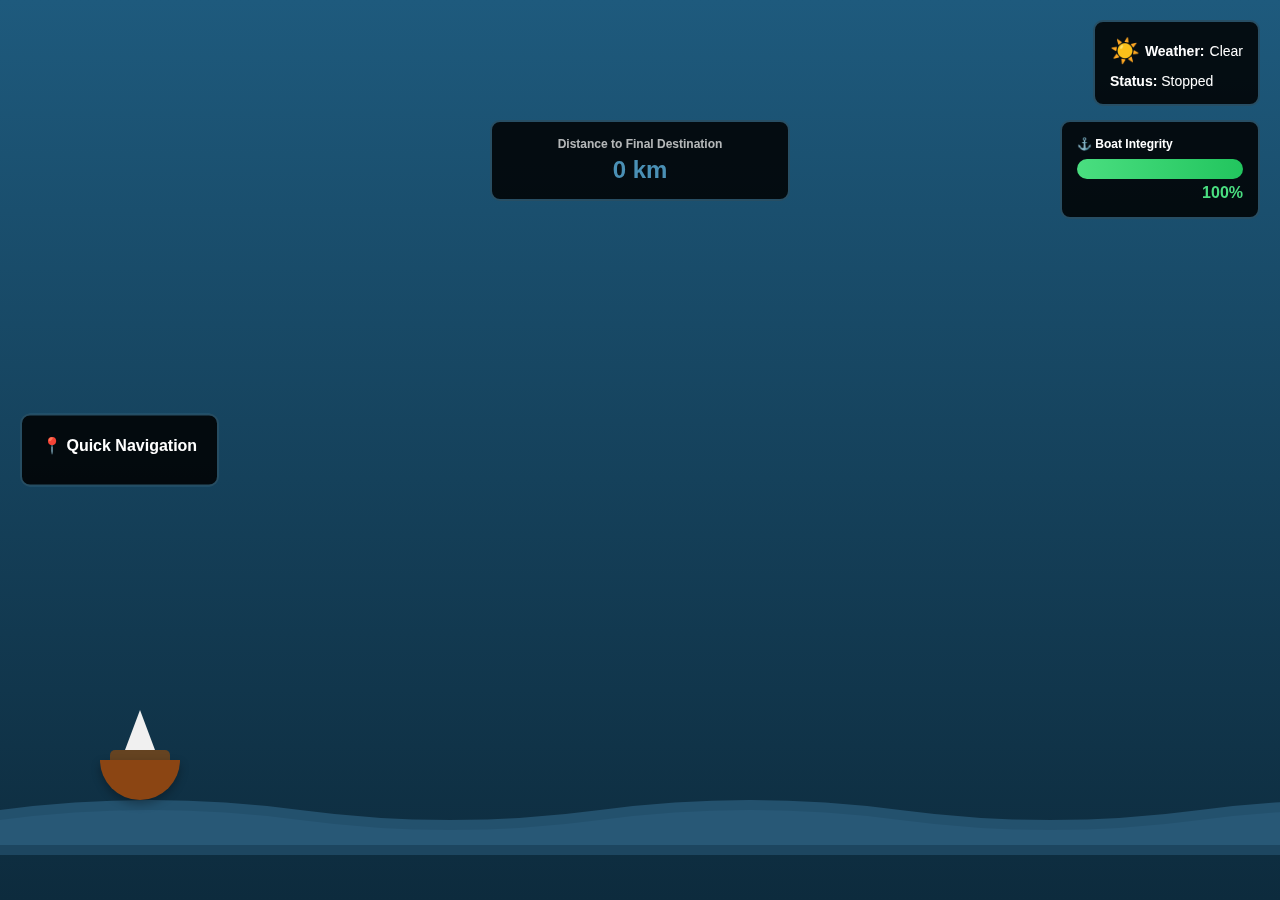
<file: index.html>
<!DOCTYPE html>
<html lang="en">
<head>
    <meta charset="UTF-8">
    <meta name="viewport" content="width=device-width, initial-scale=1.0">
    <title>Ocean Cruise Navigation</title>
    <link rel="stylesheet" href="styles-2.css">
    <script src="script-2.js" defer></script>
</head>
<body>
    <div id="ocean">
        <div class="wave"></div>
        <div class="wave"></div>
        
        <div class="rain" id="rain"></div>
        
        <div id="harbor-container">
            <!-- Harbor destinations will be generated here -->
        </div>

        <div id="boat">
            <div class="sail"></div>
            <div class="boat-deck"></div>
            <div class="boat-body"></div>
            <div class="damage-overlay"></div>
        </div>

        <!-- Lightning bolt SVG -->
        <svg id="lightning-bolt" class="lightning-bolt" viewBox="0 0 50 100" xmlns="http://www.w3.org/2000/svg">
            <path d="M25 0 L15 40 L30 40 L20 100 L40 45 L28 45 Z" fill="#FFD700" stroke="#FFF" stroke-width="1"/>
        </svg>
    </div>

    <div id="distance-meter">
        <div class="label">Distance to Final Destination</div>
        <div class="distance" id="distance-display">0 km</div>
    </div>

    <div id="boat-integrity">
        <div class="label">⚓ Boat Integrity</div>
        <div class="integrity-bar">
            <div class="integrity-fill" id="integrity-fill"></div>
        </div>
        <div class="percentage" id="integrity-percentage">100%</div>
    </div>

    <div id="controls">
        <strong>🎮 Controls</strong><br>
        <span class="control-key">→</span> Move Forward<br>
        <span class="control-key">←</span> Move Backward<br>
        <span class="control-key">Space</span> Stop<br>
        <span class="control-key">Click</span> Navigate to Harbor
    </div>

    <div id="weather-info">
        <div class="weather-header">
            <span class="weather-icon" id="weather-icon">☀️</span>
            <strong>Weather:</strong> <span id="current-weather">Clear</span>
        </div>
        <strong>Status:</strong> <span id="boat-status">Stopped</span>
    </div>

    <div id="link-nav">
        <strong style="color: white; display: block; margin-bottom: 10px;">📍 Quick Navigation</strong>
        <!-- Links will be generated here -->
    </div>

    <!-- Splash animation for sinking -->
    <div id="splash-container">
        <div class="splash splash-1"></div>
        <div class="splash splash-2"></div>
        <div class="splash splash-3"></div>
    </div>

    <!-- Game Over overlay -->
    <div id="game-over" class="hidden">
        <div class="game-over-content">
            <h1>🌊 BOAT SUNK! 🌊</h1>
            <p>Your vessel has succumbed to the storm's fury...</p>
            <button id="restart-btn">⚓ Restart Journey</button>
        </div>
    </div>
</body>
</html>
</file>
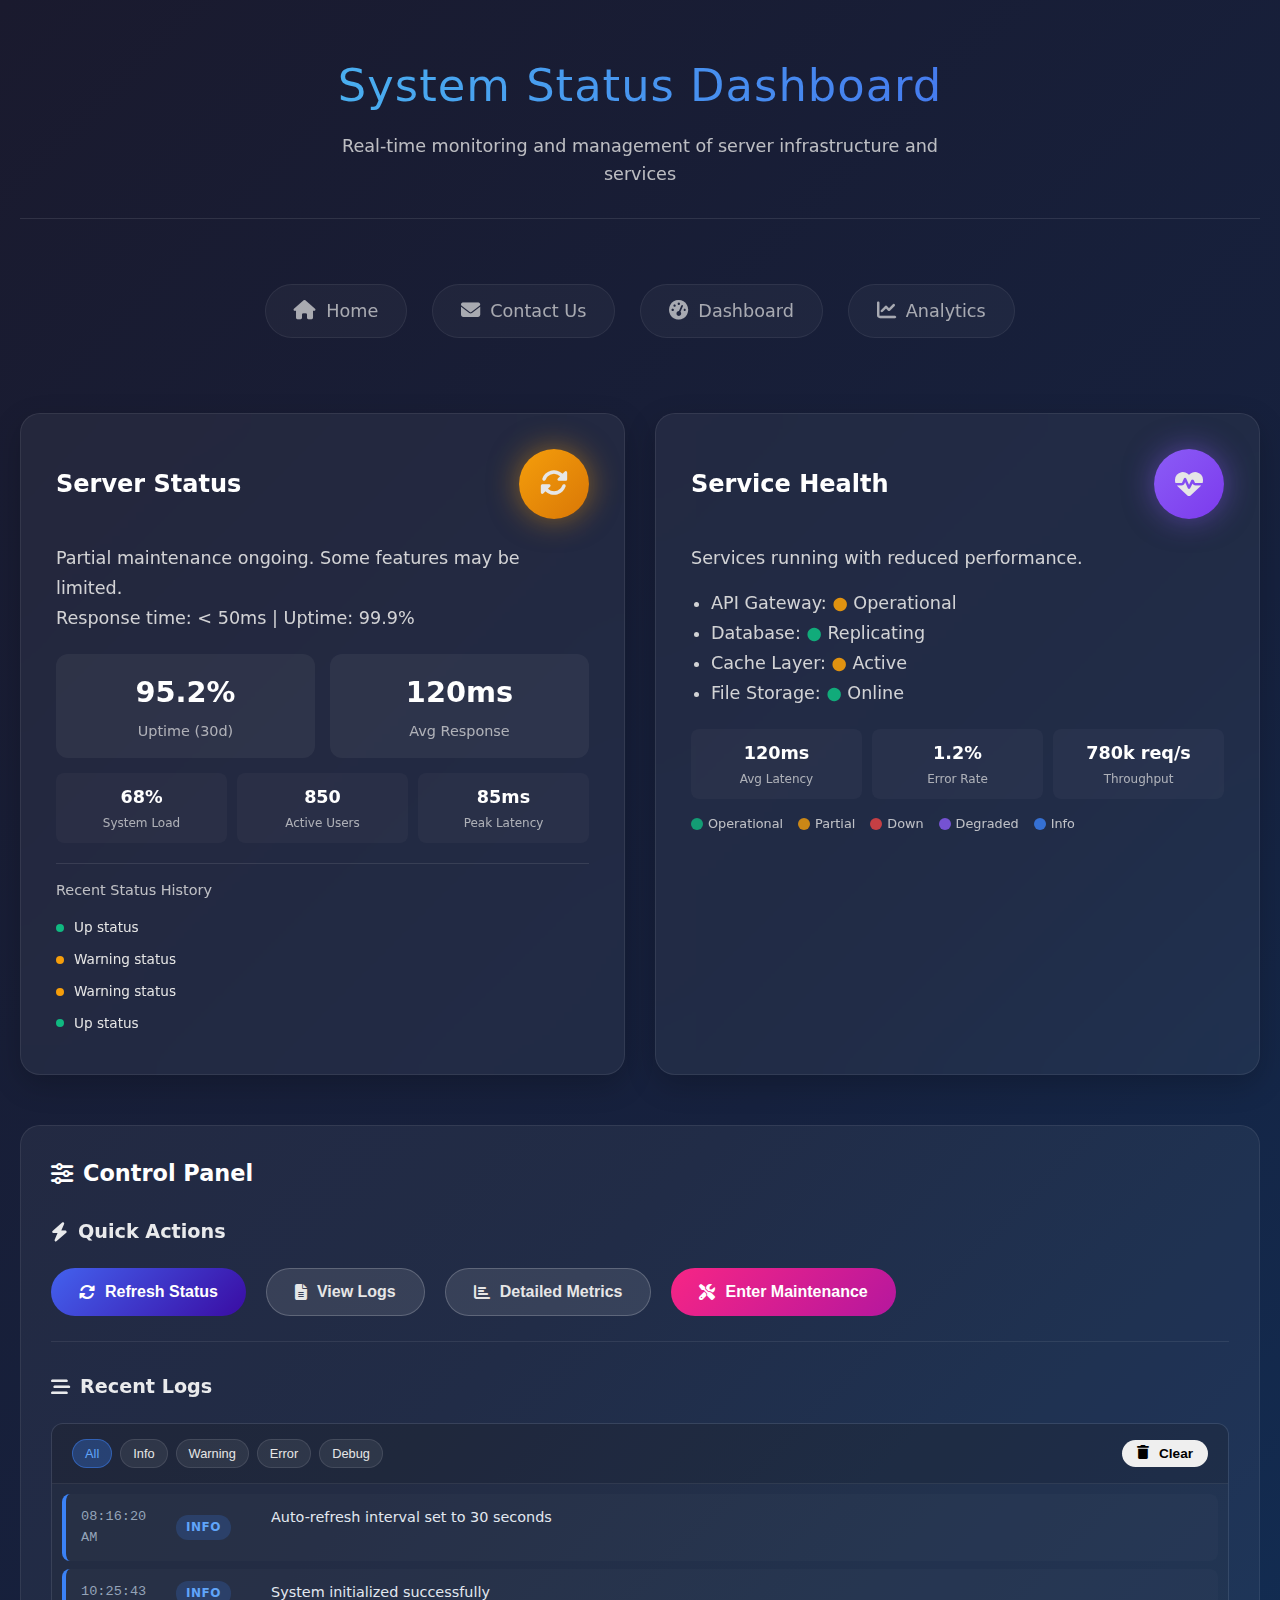
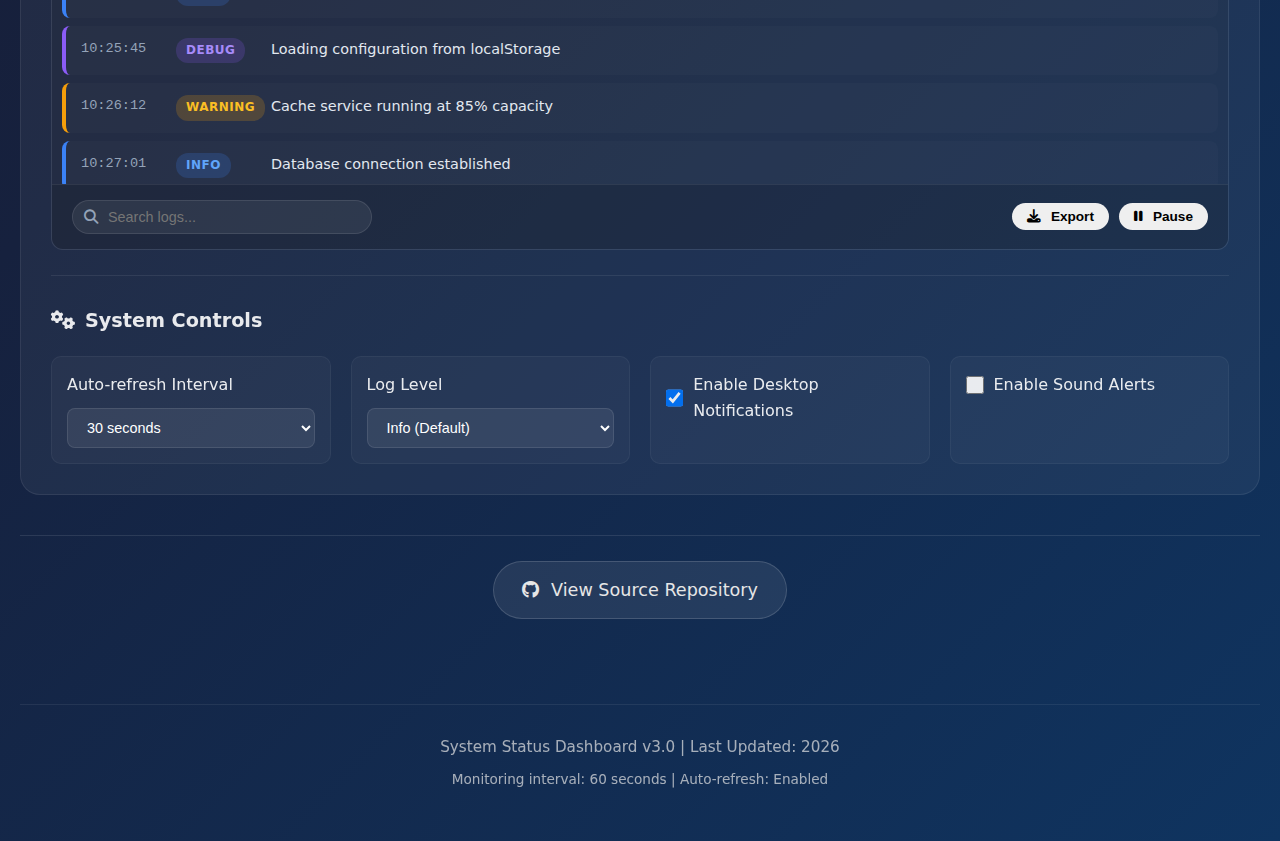
<file: Project_Roup/index.html>
<!DOCTYPE html>
<html lang="en">
<head>
    <meta charset="UTF-8">
    <meta name="viewport" content="width=device-width, initial-scale=1.0">
    <title>System Status Dashboard</title>
    <link rel="stylesheet" href="https://cdnjs.cloudflare.com/ajax/libs/font-awesome/6.4.0/css/all.min.css">
    <link rel="stylesheet" href="styles.css">
</head>
<body>
    <!-- ===================================================== -->
    <!-- CONFIGURATION SECTION - Loaded from config.json -->
    <!-- ===================================================== -->
    <script>
        // Default configuration - will be overridden by ConfigSystem
        const SERVER_STATUS = "PAR";
        const SERVICE_HEALTH = "DEGRADED";
        const SHOW_REPOSITORY = true;
        const LOCKDOWN_ENABLED = true;
    </script>

    <div class="container">
        <header>
            <h1 class="header-title">System Status Dashboard</h1>
            <p class="header-subtitle">Real-time monitoring and management of server infrastructure and services</p>
        </header>

        <!-- Configuration Display Banner -->
        <div class="config-banner">
            <div class="config-title">
                <i class="fas fa-cog"></i>
                Current Configuration
            </div>
            <div class="config-item">
                <span class="config-name">SERVER_STATUS:</span>
                <span class="config-value" id="config-server-status">"UP"</span>
            </div>
            <div class="config-item">
                <span class="config-name">SERVICE_HEALTH:</span>
                <span class="config-value" id="config-service-health">"UP"</span>
            </div>
            <div class="config-item">
                <span class="config-name">SHOW_REPOSITORY:</span>
                <span class="config-value" id="config-show-repo">false</span>
            </div>
            <div class="config-item" style="border-bottom: none; padding-top: 12px; font-size: 0.8rem; opacity: 0.7;">
                <span>Edit these values in the &lt;script&gt; tag (lines 14-21)</span>
            </div>
        </div>

        <nav>
            <!-- NAVIGATION EXPANSION GUIDE -->
            <a href="/" class="nav-link" id="home-link">
                <i class="fas fa-home"></i>
                Home
            </a>
            <a href="#" class="nav-link" id="contact-link">
                <i class="fas fa-envelope"></i>
                Contact Us
            </a>
            <a href="/dashboard" class="nav-link" id="dashboard-link">
                <i class="fas fa-tachometer-alt"></i>
                Dashboard
            </a>
            <a href="/analytics" class="nav-link" id="analytics-link">
                <i class="fas fa-chart-line"></i>
                Analytics
            </a>
        </nav>

        <div class="dashboard">
            <!-- Server Status Card -->
            <div class="status-card">
                <div class="status-header">
                    <div class="status-title">Server Status</div>
                    <div class="status-indicator" id="server-status-indicator"></div>
                </div>
                <div class="status-details">
                    <p id="server-status-description">All systems operational and running smoothly.</p>
                    <p>Response time: &lt; 50ms | Uptime: 99.9%</p>
                </div>
                <div class="status-metrics">
                    <div class="metric">
                        <div class="metric-value" id="server-uptime-value">99.9%</div>
                        <div class="metric-label">Uptime (30d)</div>
                    </div>
                    <div class="metric">
                        <div class="metric-value" id="server-response-value">48ms</div>
                        <div class="metric-label">Avg Response</div>
                    </div>
                </div>
                
                <div class="status-extra-metrics">
                    <div class="extra-metric">
                        <div class="extra-metric-value" id="server-load-value">32%</div>
                        <div class="extra-metric-label">System Load</div>
                    </div>
                    <div class="extra-metric">
                        <div class="extra-metric-value" id="server-users-value">1.2k</div>
                        <div class="extra-metric-label">Active Users</div>
                    </div>
                    <div class="extra-metric">
                        <div class="extra-metric-value" id="server-latency-value">25ms</div>
                        <div class="extra-metric-label">Peak Latency</div>
                    </div>
                </div>

                <div class="status-history">
                    <div class="history-title">Recent Status History</div>
                    <div id="server-history"></div>
                </div>
            </div>

            <!-- Service Health Card -->
            <div class="status-card">
                <div class="status-header">
                    <div class="status-title">Service Health</div>
                    <div class="status-indicator" id="service-health-indicator"></div>
                </div>
                <div class="status-details">
                    <p id="service-health-description">All core services are running optimally.</p>
                    <ul style="margin-top: 15px; padding-left: 20px;">
                        <li>API Gateway: <span class="service-status" id="service-1">●</span> Operational</li>
                        <li>Database: <span class="service-status" id="service-2">●</span> Replicating</li>
                        <li>Cache Layer: <span class="service-status" id="service-3">●</span> Active</li>
                        <li>File Storage: <span class="service-status" id="service-4">●</span> Online</li>
                    </ul>
                </div>
                
                <div class="status-extra-metrics">
                    <div class="extra-metric">
                        <div class="extra-metric-value" id="service-latency-value">25ms</div>
                        <div class="extra-metric-label">Avg Latency</div>
                    </div>
                    <div class="extra-metric">
                        <div class="extra-metric-value" id="service-errors-value">0.01%</div>
                        <div class="extra-metric-label">Error Rate</div>
                    </div>
                    <div class="extra-metric">
                        <div class="extra-metric-value" id="service-throughput-value">1.2M</div>
                        <div class="extra-metric-label">Throughput</div>
                    </div>
                </div>

                <div class="status-legend">
                    <div class="legend-item">
                        <div class="legend-color legend-up"></div>
                        <span>Operational</span>
                    </div>
                    <div class="legend-item">
                        <div class="legend-color legend-partial"></div>
                        <span>Partial</span>
                    </div>
                    <div class="legend-item">
                        <div class="legend-color legend-down"></div>
                        <span>Down</span>
                    </div>
                    <div class="legend-item">
                        <div class="legend-color legend-degraded"></div>
                        <span>Degraded</span>
                    </div>
                    <div class="legend-item">
                        <div class="legend-color legend-info"></div>
                        <span>Info</span>
                    </div>
                </div>
            </div>
        </div>

        <!-- Control Panel -->
        <div class="control-panel">
            <h2 class="panel-title"><i class="fas fa-sliders-h"></i> Control Panel</h2>
            
            <!-- Quick Actions -->
            <div class="panel-section">
                <h3 class="section-title"><i class="fas fa-bolt"></i> Quick Actions</h3>
                <div class="button-group">
                    <button class="btn btn-primary" id="refresh-btn">
                        <i class="fas fa-sync-alt"></i>
                        Refresh Status
                    </button>
                    <button class="btn btn-secondary" id="logs-btn">
                        <i class="fas fa-file-alt"></i>
                        View Logs
                    </button>
                    <button class="btn btn-secondary" id="metrics-btn">
                        <i class="fas fa-chart-bar"></i>
                        Detailed Metrics
                    </button>
                    <button class="btn btn-danger" id="maintenance-btn">
                        <i class="fas fa-tools"></i>
                        Maintenance Mode
                    </button>
                </div>
            </div>
            
            <!-- Real-time Logs Display -->
            <div class="panel-section">
                <h3 class="section-title"><i class="fas fa-stream"></i> Recent Logs</h3>
                <div class="logs-container">
                    <div class="logs-header">
                        <div class="log-filter">
                            <button class="filter-btn active" data-filter="all">All</button>
                            <button class="filter-btn" data-filter="info">Info</button>
                            <button class="filter-btn" data-filter="warning">Warning</button>
                            <button class="filter-btn" data-filter="error">Error</button>
                            <button class="filter-btn" data-filter="debug">Debug</button>
                        </div>
                        <button class="btn btn-small" id="clear-logs-btn">
                            <i class="fas fa-trash"></i> Clear
                        </button>
                    </div>
                    <div class="logs-list" id="logs-list">
                        <!-- Logs will be dynamically inserted here -->
                        <div class="log-entry info">
                            <div class="log-time">10:25:43</div>
                            <div class="log-level"><span class="log-badge info">INFO</span></div>
                            <div class="log-message">System initialized successfully</div>
                        </div>
                        <div class="log-entry debug">
                            <div class="log-time">10:25:45</div>
                            <div class="log-level"><span class="log-badge debug">DEBUG</span></div>
                            <div class="log-message">Loading configuration from localStorage</div>
                        </div>
                        <div class="log-entry warning">
                            <div class="log-time">10:26:12</div>
                            <div class="log-level"><span class="log-badge warning">WARN</span></div>
                            <div class="log-message">Cache service running at 85% capacity</div>
                        </div>
                    </div>
                    <div class="logs-controls">
                        <div class="log-search">
                            <input type="text" id="log-search-input" placeholder="Search logs...">
                            <i class="fas fa-search"></i>
                        </div>
                        <div class="log-actions">
                            <button class="btn btn-small" id="export-logs-btn">
                                <i class="fas fa-download"></i> Export
                            </button>
                            <button class="btn btn-small" id="pause-logs-btn">
                                <i class="fas fa-pause"></i> Pause
                            </button>
                        </div>
                    </div>
                </div>
            </div>
            
            <!-- System Controls -->
            <div class="panel-section">
                <h3 class="section-title"><i class="fas fa-cogs"></i> System Controls</h3>
                <div class="system-controls">
                    <div class="control-item">
                        <label class="control-label">Auto-refresh Interval</label>
                        <div class="control-input">
                            <select id="refresh-interval">
                                <option value="10">10 seconds</option>
                                <option value="30" selected>30 seconds</option>
                                <option value="60">1 minute</option>
                                <option value="300">5 minutes</option>
                                <option value="0">Disabled</option>
                            </select>
                        </div>
                    </div>
                    <div class="control-item">
                        <label class="control-label">Log Level</label>
                        <div class="control-input">
                            <select id="log-level-select">
                                <option value="debug">Debug (All logs)</option>
                                <option value="info" selected>Info (Default)</option>
                                <option value="warning">Warning & Errors</option>
                                <option value="error">Errors Only</option>
                            </select>
                        </div>
                    </div>
                    <div class="control-item">
                        <label class="control-label">
                            <input type="checkbox" id="notifications-toggle" checked>
                            Enable Desktop Notifications
                        </label>
                    </div>
                    <div class="control-item">
                        <label class="control-label">
                            <input type="checkbox" id="sound-alerts-toggle">
                            Enable Sound Alerts
                        </label>
                    </div>
                </div>
            </div>
        </div>

        <div class="repo-section">
            <a href="https://github.com/biswasasit14-max/Roup-PHP" class="repo-link" id="repo-link" target="_blank" rel="noopener noreferrer">
                <i class="fab fa-github"></i>
                View Source Repository
            </a>
        </div>

        <footer>
            <p>System Status Dashboard v3.0 | Last Updated: <span id="current-year">2024</span></p>
            <p style="margin-top: 10px; font-size: 0.85rem;">Monitoring interval: 60 seconds | Auto-refresh: Enabled</p>
        </footer>
    </div>

    <!-- Load in this order -->
    <script src="script.js" defer></script>
    <script src="logs.js" defer></script>
    <script src="maintenance.js" defer></script>
    <script src="lockdown.js" defer></script>
</body>
</html>
</file>
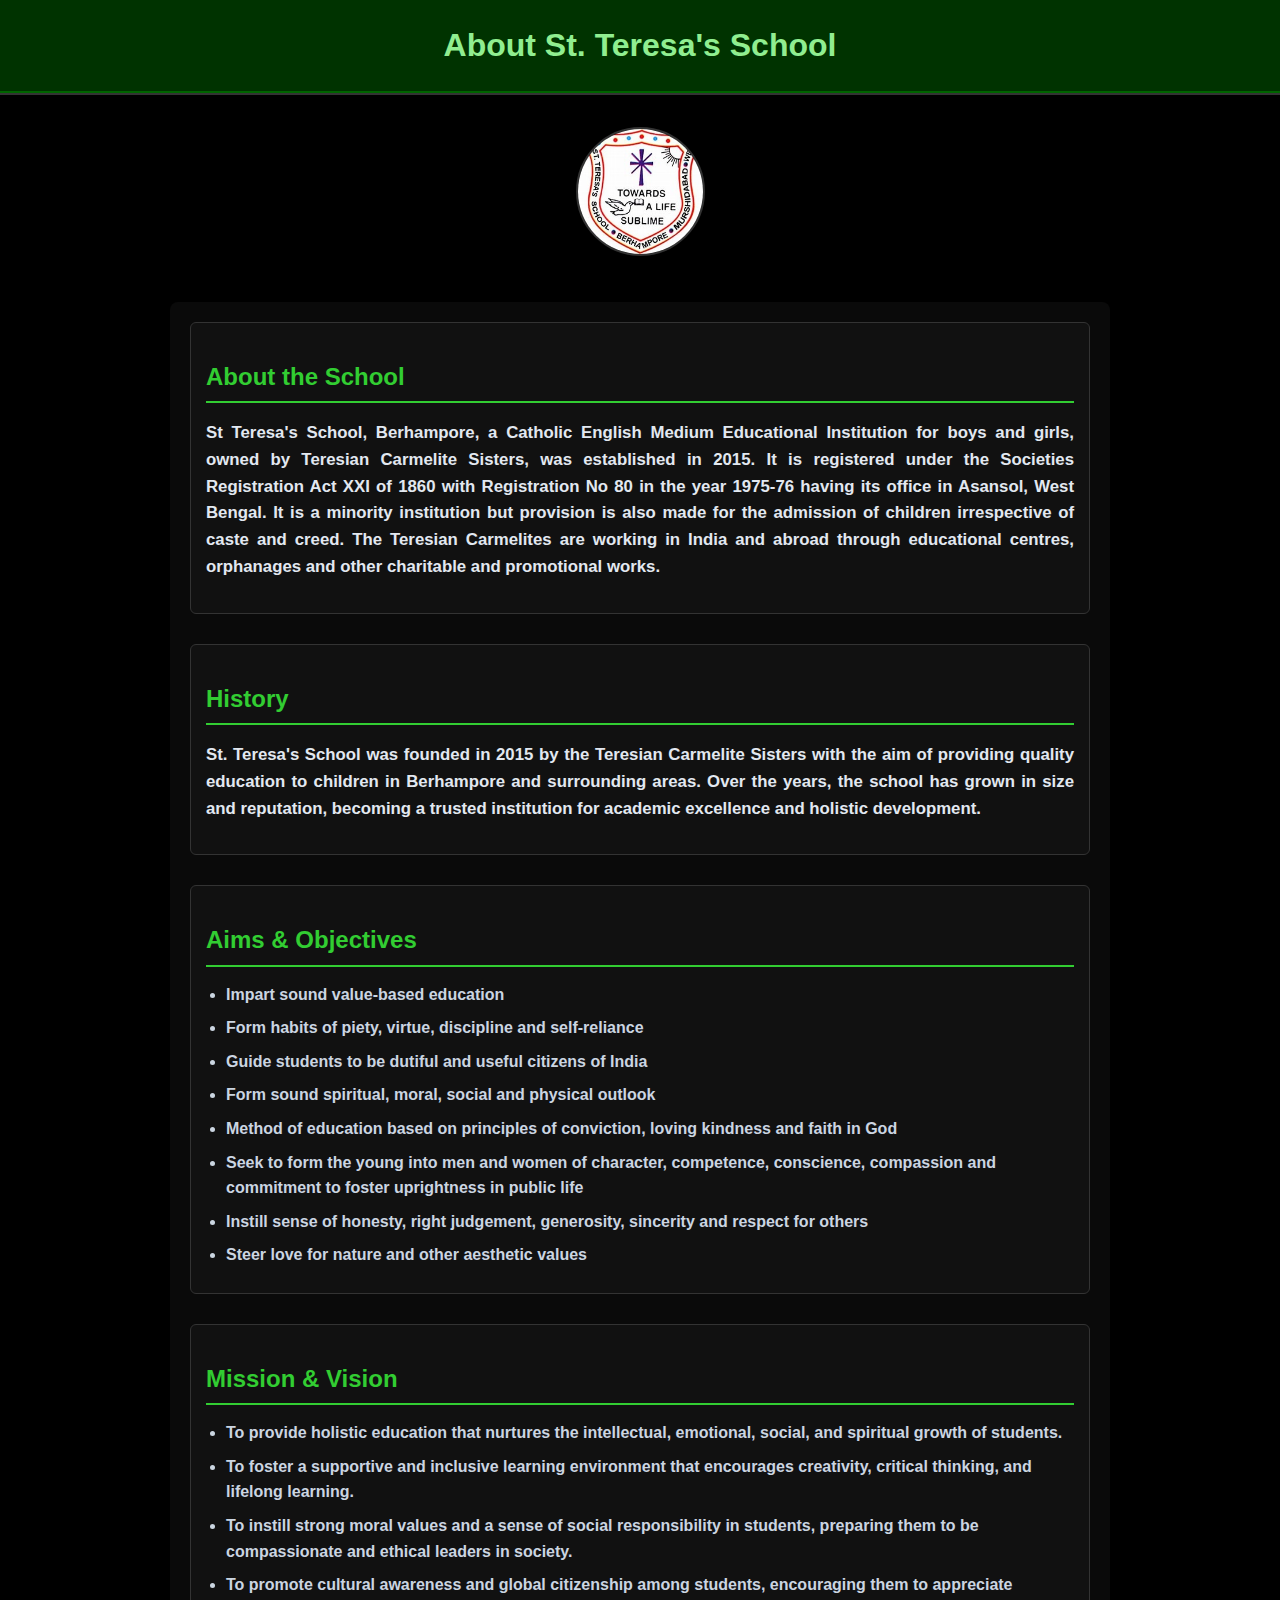
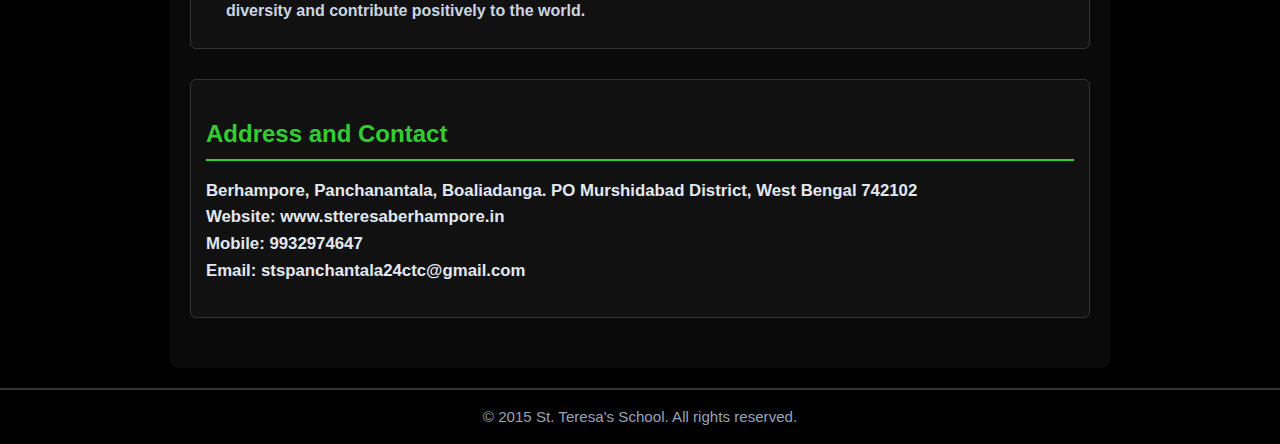
<file: About Us.html>
<!DOCTYPE html>
<html lang="en">
<head>
    <title>About Us</title>
    <meta charset="UTF-8">
    <meta name="viewport" content="width=device-width, initial-scale=1.0">
    <link rel="stylesheet" href="style.css">
    
    <!-- Internal CSS -->
    <style>
        ul {
            margin: 10px 0 10px 20px;
            padding: 0;
        }

        ul li {
            margin-bottom: 8px;
            color: #cbd5e1;
        }

        a {
            text-decoration: none;
            color: #10b981;
            font-weight: bold;
            transition: color 0.3s ease;
        }

        a:hover {
            color: #34d399;
            text-decoration: underline;
        }
        
        b {
            color: #e2e8f0;
        }
    </style>
</head>
<body>
    <header>
        <h1>About St. Teresa's School</h1> 
    </header>
    <hr>
    <p style="text-align: center;">
        <img src="STS.jpg" alt="St. Teresa's School Berhampore" width="125" height="125">
    </p>
    <main>
        <section>
            <h2>About the School</h2>
            <p><b>St Teresa's School, Berhampore, a Catholic English Medium Educational Institution for boys and girls, 
                owned by Teresian Carmelite Sisters, was established in 2015. 
                It is registered under the Societies Registration Act XXI of 1860 with Registration No 80 in the year 1975-76 having its office in Asansol, West Bengal. 
                It is a minority institution but provision is also made for the admission of children irrespective of caste and creed. 
                The Teresian Carmelites are working in India and abroad through educational centres, orphanages and other charitable and promotional works.</b>
            </p>
        </section>
        <section>
            <h2>History</h2>
            <p><b>St. Teresa's School was founded in 2015 by the Teresian Carmelite Sisters with the aim of providing quality education to children in Berhampore and surrounding areas. 
                Over the years, the school has grown in size and reputation, becoming a trusted institution for academic excellence and holistic development.</b>
            </p>
        </section>
        <section>
            <h2>Aims & Objectives</h2>
            <b>
                <ul>
                    <li>Impart sound value-based education</li>
                    <li>Form habits of piety, virtue, discipline and self-reliance</li>
                    <li>Guide students to be dutiful and useful citizens of India</li>
                    <li>Form sound spiritual, moral, social and physical outlook</li>
                    <li>Method of education based on principles of conviction, loving kindness and faith in God</li>
                    <li>Seek to form the young into men and women of character, competence, conscience, compassion and commitment to foster uprightness in public life</li>
                    <li>Instill sense of honesty, right judgement, generosity, sincerity and respect for others</li>
                    <li>Steer love for nature and other aesthetic values</li>
                </ul>
            </b>
        </section>
        <section>
            <h2>Mission & Vision</h2>
            <b>
                <ul>
                    <li>To provide holistic education that nurtures the intellectual, emotional, social, and spiritual growth of students.</li>
                    <li>To foster a supportive and inclusive learning environment that encourages creativity, critical thinking, and lifelong learning.</li>
                    <li>To instill strong moral values and a sense of social responsibility in students, preparing them to be compassionate and ethical leaders in society.</li>
                    <li>To promote cultural awareness and global citizenship among students, encouraging them to appreciate diversity and contribute positively to the world.</li>
                </ul>
            </b>
        </section>
        <section>
            <h2>Address and Contact</h2>
            <p><b>
                Berhampore, Panchanantala, Boaliadanga. PO Murshidabad District, West Bengal 742102<br>
                Website: www.stteresaberhampore.in<br>
                Mobile: 9932974647<br>
                Email: stspanchantala24ctc@gmail.com
            </b></p>
        </section>
    </main>
    <footer>
        <p style="text-align: center; color: #94a3b8">&copy; 2015 St. Teresa's School. All rights reserved.</p>
    </footer>
</body>
</html>
</file>
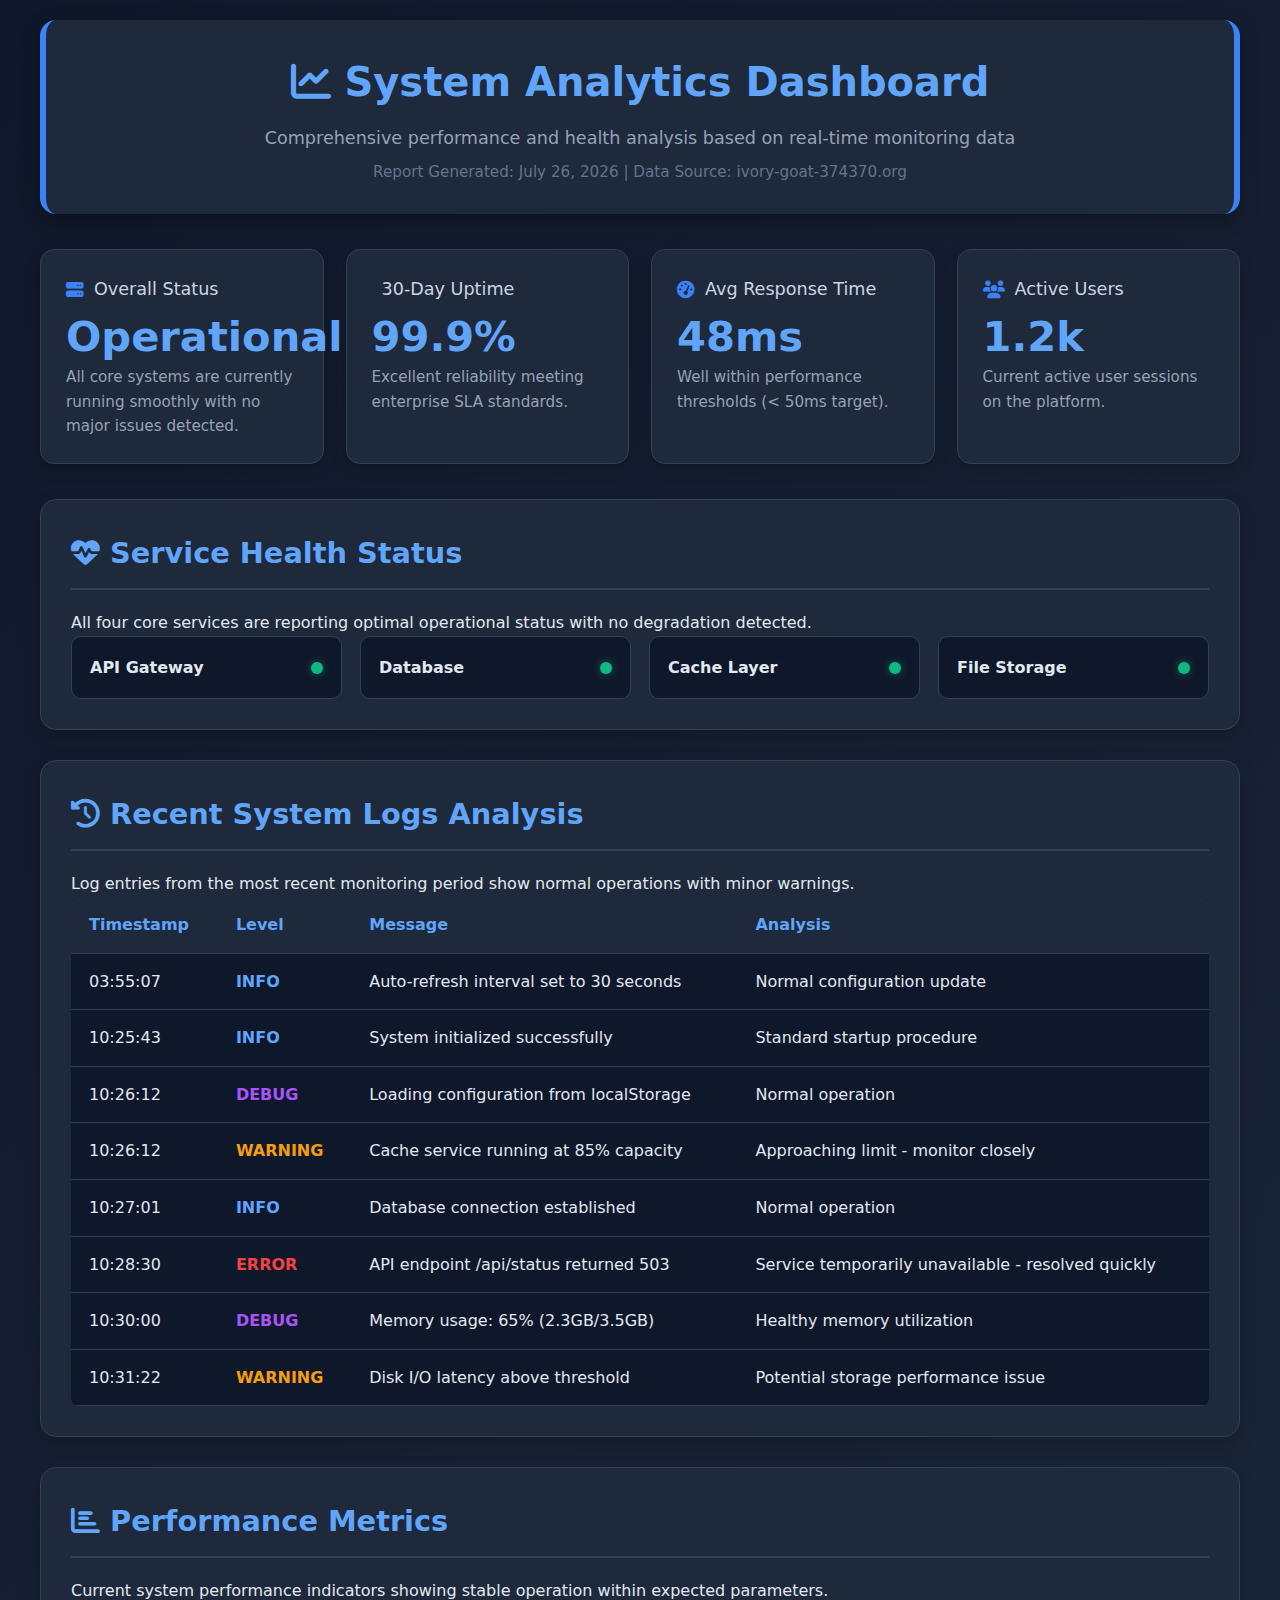
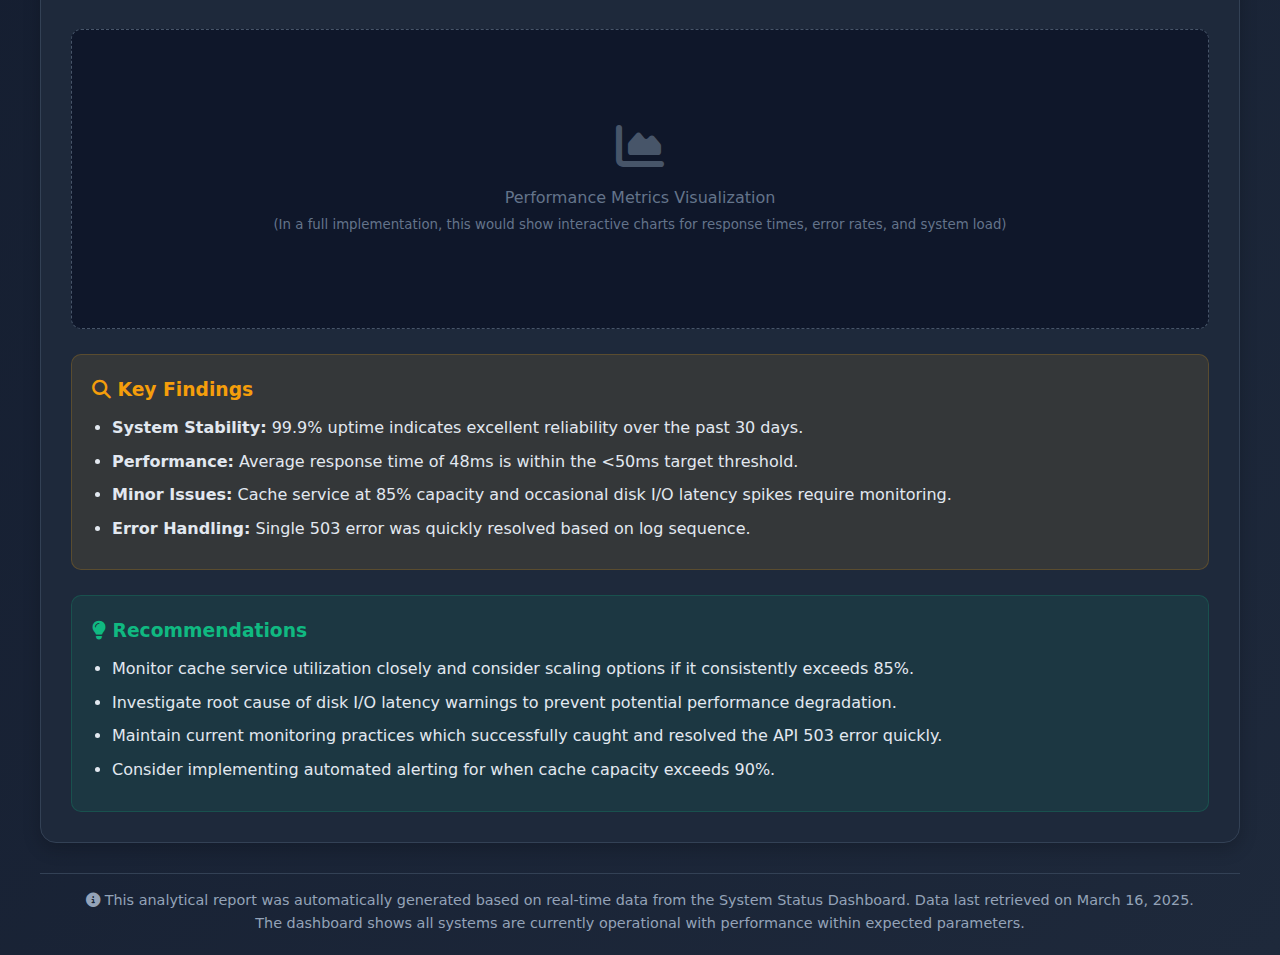
<file: analytics.html>
<!DOCTYPE html>
<html lang="en">
<head>
    <meta charset="UTF-8">
    <meta name="viewport" content="width=device-width, initial-scale=1.0">
    <title>System Analytics Report</title>
    <link rel="stylesheet" href="https://cdnjs.cloudflare.com/ajax/libs/font-awesome/6.4.0/css/all.min.css">
    <style>
    * { 
        margin: 0; 
        padding: 0; 
        box-sizing: border-box; 
        font-family: 'Segoe UI', system-ui, sans-serif; 
    }
    
    body { 
        background: linear-gradient(135deg, #0f172a 0%, #1e293b 100%); 
        color: #e2e8f0; 
        line-height: 1.6; 
        padding: 20px;
        min-height: 100vh;
    }
    
    .container { 
        max-width: 1200px; 
        margin: 0 auto; 
    }
    
    header { 
        text-align: center; 
        padding: 30px 20px; 
        margin-bottom: 30px; 
        background: #1e293b; 
        border-radius: 16px; 
        box-shadow: 0 6px 20px rgba(0, 0, 0, 0.3); 
        border-left: 6px solid #3b82f6;
        border-right: 6px solid #3b82f6;
    }
    
    h1 { 
        color: #60a5fa; 
        font-size: 2.5em; 
        margin-bottom: 10px; 
    }
    
    .subtitle { 
        color: #94a3b8; 
        font-size: 1.1em; 
    }
    
    .report-date { 
        color: #64748b; 
        margin-top: 8px; 
        font-size: 0.95em; 
    }
    
    .summary-grid { 
        display: grid; 
        grid-template-columns: repeat(auto-fit, minmax(280px, 1fr)); 
        gap: 22px; 
        margin: 35px 0; 
    }
    
    .summary-card { 
        background: #1e293b; 
        padding: 25px; 
        border-radius: 14px; 
        box-shadow: 0 5px 15px rgba(0, 0, 0, 0.2); 
        transition: transform 0.3s ease, box-shadow 0.3s; 
        border-top: 5px solid #3b82f6; 
        border: 1px solid #334155;
    }
    
    .summary-card:hover { 
        transform: translateY(-5px); 
        box-shadow: 0 10px 25px rgba(59, 130, 246, 0.15); 
        border-color: #3b82f6;
    }
    
    .card-title { 
        font-size: 1.1em; 
        color: #cbd5e1; 
        margin-bottom: 12px; 
        display: flex; 
        align-items: center; 
    }
    
    .card-title i { 
        margin-right: 10px; 
        color: #3b82f6; 
    }
    
    .metric { 
        font-size: 2.6em; 
        font-weight: 700; 
        color: #60a5fa; 
        line-height: 1; 
    }
    
    .metric-desc { 
        color: #94a3b8; 
        margin-top: 8px; 
        font-size: 0.95em; 
    }
    
    .section { 
        background: #1e293b; 
        border-radius: 16px; 
        padding: 30px; 
        margin-bottom: 30px; 
        box-shadow: 0 6px 18px rgba(0, 0, 0, 0.2); 
        border: 1px solid #334155;
    }
    
    h2 { 
        color: #60a5fa; 
        font-size: 1.8em; 
        margin-bottom: 20px; 
        padding-bottom: 12px; 
        border-bottom: 2px solid #334155; 
    }
    
    .services-grid { 
        display: grid; 
        grid-template-columns: repeat(auto-fill, minmax(240px, 1fr)); 
        gap: 18px; 
    }
    
    .service-item { 
        padding: 18px; 
        background: #0f172a; 
        border-radius: 10px; 
        display: flex; 
        justify-content: space-between; 
        align-items: center; 
        border-left: 4px solid #10b981; 
        border: 1px solid #334155;
    }
    
    .service-name { 
        font-weight: 600; 
        color: #e2e8f0;
    }
    
    .status-indicator { 
        display: inline-block; 
        width: 12px; 
        height: 12px; 
        border-radius: 50%; 
        background: #10b981; 
        box-shadow: 0 0 10px rgba(16, 185, 129, 0.5);
    }
    
    .status-down { background: #ef4444; box-shadow: 0 0 10px rgba(239, 68, 68, 0.5); }
    .status-warn { background: #f59e0b; box-shadow: 0 0 10px rgba(245, 158, 11, 0.5); }
    
    .log-table { 
        width: 100%; 
        border-collapse: collapse; 
        background: #0f172a;
        border-radius: 8px;
        overflow: hidden;
    }
    
    .log-table th, .log-table td { 
        padding: 15px 18px; 
        text-align: left; 
        border-bottom: 1px solid #334155; 
    }
    
    .log-table th { 
        background-color: #1e293b; 
        color: #60a5fa; 
        font-weight: 600; 
    }
    
    .log-table tr:hover { 
        background-color: #1e293b; 
    }
    
    .log-level-info { color: #60a5fa; font-weight: 600; }
    .log-level-warn { color: #f59e0b; font-weight: 600; }
    .log-level-error { color: #ef4444; font-weight: 600; }
    .log-level-debug { color: #a855f7; font-weight: 600; }
    
    .chart-container { 
        height: 300px; 
        margin: 25px 0; 
        background: #0f172a; 
        border-radius: 10px; 
        padding: 20px; 
        display: flex; 
        align-items: center; 
        justify-content: center; 
        border: 1px dashed #475569; 
    }
    
    .chart-placeholder { 
        text-align: center; 
        color: #64748b; 
    }
    
    .chart-placeholder i { 
        font-size: 3em; 
        margin-bottom: 15px; 
        display: block; 
        color: #475569;
    }
    
    .key-findings { 
        margin-top: 25px; 
        padding: 20px; 
        background: rgba(251, 191, 36, 0.1); 
        border-radius: 10px; 
        border-left: 5px solid #f59e0b; 
        border: 1px solid rgba(245, 158, 11, 0.2);
    }
    
    .key-findings h3 { 
        color: #f59e0b; 
        margin-bottom: 10px; 
    }
    
    .key-findings ul { 
        padding-left: 20px; 
    }
    
    .key-findings li { 
        margin-bottom: 8px; 
        color: #e2e8f0;
    }
    
    .recommendations { 
        margin-top: 25px; 
        padding: 20px; 
        background: rgba(16, 185, 129, 0.1); 
        border-radius: 10px; 
        border-left: 5px solid #10b981; 
        border: 1px solid rgba(16, 185, 129, 0.2);
    }
    
    .recommendations h3 { 
        color: #10b981; 
        margin-bottom: 10px; 
    }
    
    .recommendations ul { 
        padding-left: 20px; 
    }
    
    .recommendations li { 
        margin-bottom: 8px; 
        color: #e2e8f0;
    }
    
    .note { 
        font-size: 0.9em; 
        color: #94a3b8; 
        margin-top: 30px; 
        padding-top: 15px; 
        border-top: 1px solid #334155; 
        text-align: center; 
    }
    
    @media (max-width: 768px) {
        .summary-grid { grid-template-columns: 1fr; }
        .services-grid { grid-template-columns: 1fr; }
        .section { padding: 20px; }
        h1 { font-size: 2em; }
    }
    </style>
</head>
<body>
    <div class="container">
        <header>
            <h1><i class="fas fa-chart-line"></i> System Analytics Dashboard</h1>
            <p class="subtitle">Comprehensive performance and health analysis based on real-time monitoring data</p>
            <p class="report-date">Report Generated: March 16, 2025 | Data Source: ivory-goat-374370.org</p>
        </header>
        
        <div class="summary-grid">
            <div class="summary-card">
                <div class="card-title"><i class="fas fa-server"></i> Overall Status</div>
                <div class="metric">Operational</div>
                <div class="metric-desc">All core systems are currently running smoothly with no major issues detected.</div>
            </div>
            <div class="summary-card">
                <div class="card-title"><i class="fas fa-uptime"></i> 30-Day Uptime</div>
                <div class="metric">99.9%</div>
                <div class="metric-desc">Excellent reliability meeting enterprise SLA standards.</div>
            </div>
            <div class="summary-card">
                <div class="card-title"><i class="fas fa-tachometer-alt"></i> Avg Response Time</div>
                <div class="metric">48ms</div>
                <div class="metric-desc">Well within performance thresholds (< 50ms target).</div>
            </div>
            <div class="summary-card">
                <div class="card-title"><i class="fas fa-users"></i> Active Users</div>
                <div class="metric">1.2k</div>
                <div class="metric-desc">Current active user sessions on the platform.</div>
            </div>
        </div>
        
        <div class="section">
            <h2><i class="fas fa-heartbeat"></i> Service Health Status</h2>
            <p>All four core services are reporting optimal operational status with no degradation detected.</p>
            <div class="services-grid">
                <div class="service-item">
                    <span class="service-name">API Gateway</span>
                    <span class="status-indicator" title="Operational"></span>
                </div>
                <div class="service-item">
                    <span class="service-name">Database</span>
                    <span class="status-indicator" title="Replicating Normally"></span>
                </div>
                <div class="service-item">
                    <span class="service-name">Cache Layer</span>
                    <span class="status-indicator" title="Active"></span>
                </div>
                <div class="service-item">
                    <span class="service-name">File Storage</span>
                    <span class="status-indicator" title="Online"></span>
                </div>
            </div>
        </div>
        
        <div class="section">
            <h2><i class="fas fa-history"></i> Recent System Logs Analysis</h2>
            <p>Log entries from the most recent monitoring period show normal operations with minor warnings.</p>
            <table class="log-table">
                <thead>
                    <tr>
                        <th>Timestamp</th>
                        <th>Level</th>
                        <th>Message</th>
                        <th>Analysis</th>
                    </tr>
                </thead>
                <tbody>
                    <tr>
                        <td>03:55:07</td>
                        <td class="log-level-info">INFO</td>
                        <td>Auto-refresh interval set to 30 seconds</td>
                        <td>Normal configuration update</td>
                    </tr>
                    <tr>
                        <td>10:25:43</td>
                        <td class="log-level-info">INFO</td>
                        <td>System initialized successfully</td>
                        <td>Standard startup procedure</td>
                    </tr>
                    <tr>
                        <td>10:26:12</td>
                        <td class="log-level-debug">DEBUG</td>
                        <td>Loading configuration from localStorage</td>
                        <td>Normal operation</td>
                    </tr>
                    <tr>
                        <td>10:26:12</td>
                        <td class="log-level-warn">WARNING</td>
                        <td>Cache service running at 85% capacity</td>
                        <td>Approaching limit - monitor closely</td>
                    </tr>
                    <tr>
                        <td>10:27:01</td>
                        <td class="log-level-info">INFO</td>
                        <td>Database connection established</td>
                        <td>Normal operation</td>
                    </tr>
                    <tr>
                        <td>10:28:30</td>
                        <td class="log-level-error">ERROR</td>
                        <td>API endpoint /api/status returned 503</td>
                        <td>Service temporarily unavailable - resolved quickly</td>
                    </tr>
                    <tr>
                        <td>10:30:00</td>
                        <td class="log-level-debug">DEBUG</td>
                        <td>Memory usage: 65% (2.3GB/3.5GB)</td>
                        <td>Healthy memory utilization</td>
                    </tr>
                    <tr>
                        <td>10:31:22</td>
                        <td class="log-level-warn">WARNING</td>
                        <td>Disk I/O latency above threshold</td>
                        <td>Potential storage performance issue</td>
                    </tr>
                </tbody>
            </table>
        </div>
        
        <div class="section">
            <h2><i class="fas fa-chart-bar"></i> Performance Metrics</h2>
            <p>Current system performance indicators showing stable operation within expected parameters.</p>
            <div class="chart-container">
                <div class="chart-placeholder">
                    <i class="fas fa-chart-area"></i>
                    <p>Performance Metrics Visualization</p>
                    <p><small>(In a full implementation, this would show interactive charts for response times, error rates, and system load)</small></p>
                </div>
            </div>
            <div class="key-findings">
                <h3><i class="fas fa-search"></i> Key Findings</h3>
                <ul>
                    <li><strong>System Stability:</strong> 99.9% uptime indicates excellent reliability over the past 30 days.</li>
                    <li><strong>Performance:</strong> Average response time of 48ms is within the <50ms target threshold.</li>
                    <li><strong>Minor Issues:</strong> Cache service at 85% capacity and occasional disk I/O latency spikes require monitoring.</li>
                    <li><strong>Error Handling:</strong> Single 503 error was quickly resolved based on log sequence.</li>
                </ul>
            </div>
            
            <div class="recommendations">
                <h3><i class="fas fa-lightbulb"></i> Recommendations</h3>
                <ul>
                    <li>Monitor cache service utilization closely and consider scaling options if it consistently exceeds 85%.</li>
                    <li>Investigate root cause of disk I/O latency warnings to prevent potential performance degradation.</li>
                    <li>Maintain current monitoring practices which successfully caught and resolved the API 503 error quickly.</li>
                    <li>Consider implementing automated alerting for when cache capacity exceeds 90%.</li>
                </ul>
            </div>
        </div>
        
        <div class="note">
            <p><i class="fas fa-info-circle"></i> This analytical report was automatically generated based on real-time data from the System Status Dashboard. Data last retrieved on March 16, 2025.</p>
            <p>The dashboard shows all systems are currently operational with performance within expected parameters.</p>
        </div>
    </div>
    
    <script>
        document.addEventListener('DOMContentLoaded', function() {
            console.log('Analytics dashboard loaded successfully.');
            
            const serviceItems = document.querySelectorAll('.service-item');
            serviceItems.forEach(item => {
                item.addEventListener('click', function() {
                    const serviceName = this.querySelector('.service-name').textContent;
                    alert(`Detailed metrics for ${serviceName} would be displayed here in a full implementation.`);
                });
            });
            
            const logRows = document.querySelectorAll('.log-table tbody tr');
            logRows.forEach(row => {
                row.addEventListener('mouseenter', function() {
                    this.style.backgroundColor = '#f0f8ff';
                });
                row.addEventListener('mouseleave', function() {
                    this.style.backgroundColor = '';
                });
            });
            
            const currentDate = new Date().toLocaleDateString('en-US', {
                year: 'numeric',
                month: 'long',
                day: 'numeric'
            });
            
            const dateElement = document.querySelector('.report-date');
            if (dateElement) {
                dateElement.textContent = `Report Generated: ${currentDate} | Data Source: ivory-goat-374370.org`;
            }
        });
    </script>
</body>
</html>
</file>
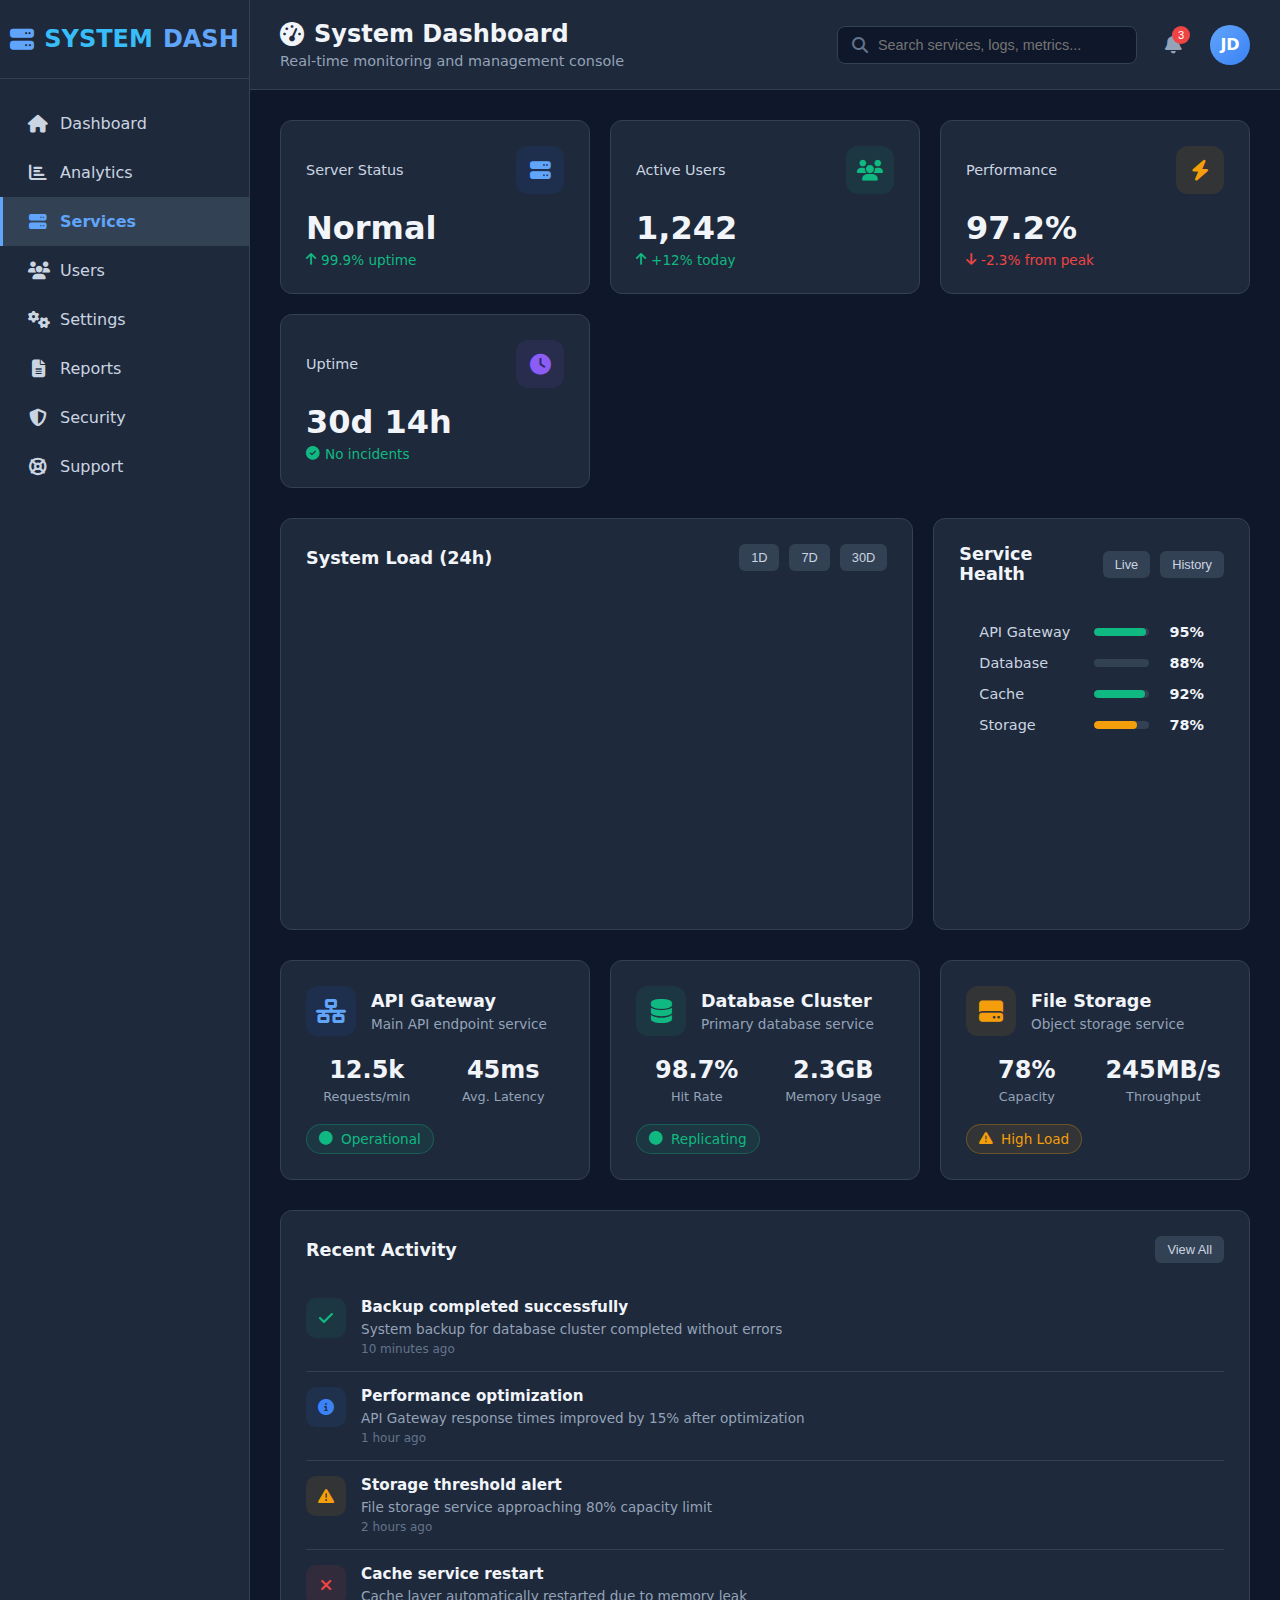
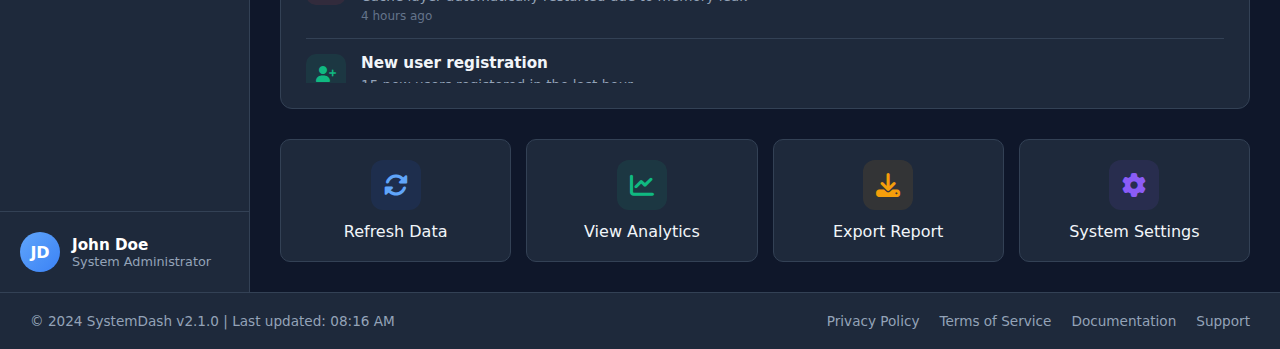
<file: dashboard.html>
<!DOCTYPE html>
<html lang="en">
<head>
    <meta charset="UTF-8">
    <meta name="viewport" content="width=device-width, initial-scale=1.0">
    <title>System Dashboard</title>
    <link rel="stylesheet" href="https://cdnjs.cloudflare.com/ajax/libs/font-awesome/6.4.0/css/all.min.css">
    <style>
        /* Reset & Base */
        * {
            margin: 0;
            padding: 0;
            box-sizing: border-box;
        }
        
        body {
            font-family: 'Segoe UI', system-ui, -apple-system, sans-serif;
            background: #0f172a;
            color: #e2e8f0;
            min-height: 100vh;
            overflow-x: hidden;
        }
        
        /* Layout */
        .dashboard-container {
            display: grid;
            grid-template-columns: 250px 1fr;
            grid-template-rows: auto 1fr;
            min-height: 100vh;
        }
        
        /* Sidebar */
        .sidebar {
            background: #1e293b;
            grid-column: 1;
            grid-row: 1 / -1;
            border-right: 1px solid #334155;
            display: flex;
            flex-direction: column;
            position: relative;
            z-index: 100;
        }
        
        .logo {
            padding: 25px 20px;
            border-bottom: 1px solid #334155;
            text-align: center;
        }
        
        .logo h1 {
            font-size: 1.5rem;
            color: #60a5fa;
            display: flex;
            align-items: center;
            justify-content: center;
            gap: 10px;
        }
        
        .logo span {
            color: #38bdf8;
        }
        
        /* Navigation */
        .nav-menu {
            padding: 20px 0;
            flex: 1;
        }
        
        .nav-item {
            display: flex;
            align-items: center;
            gap: 12px;
            padding: 15px 25px;
            color: #cbd5e1;
            text-decoration: none;
            transition: all 0.3s ease;
            border-left: 3px solid transparent;
        }
        
        .nav-item:hover {
            background: #334155;
            color: #ffffff;
            border-left-color: #60a5fa;
        }
        
        .nav-item.active {
            background: #334155;
            color: #60a5fa;
            border-left-color: #60a5fa;
            font-weight: 600;
        }
        
        .nav-item i {
            width: 20px;
            text-align: center;
            font-size: 1.1rem;
        }
        
        /* User Panel */
        .user-panel {
            padding: 20px;
            border-top: 1px solid #334155;
            background: #1e293b;
        }
        
        .user-info {
            display: flex;
            align-items: center;
            gap: 12px;
        }
        
        .user-avatar {
            width: 40px;
            height: 40px;
            background: linear-gradient(135deg, #60a5fa, #3b82f6);
            border-radius: 50%;
            display: flex;
            align-items: center;
            justify-content: center;
            color: white;
            font-weight: bold;
        }
        
        .user-details h4 {
            font-size: 0.95rem;
            color: #ffffff;
        }
        
        .user-details p {
            font-size: 0.8rem;
            color: #94a3b8;
        }
        
        /* Header */
        .header {
            background: #1e293b;
            grid-column: 2;
            padding: 20px 30px;
            border-bottom: 1px solid #334155;
            display: flex;
            justify-content: space-between;
            align-items: center;
            position: sticky;
            top: 0;
            z-index: 90;
        }
        
        .header-left h2 {
            color: #f1f5f9;
            font-size: 1.5rem;
            display: flex;
            align-items: center;
            gap: 10px;
        }
        
        .header-left p {
            color: #94a3b8;
            font-size: 0.9rem;
            margin-top: 5px;
        }
        
        /* Header Controls */
        .header-controls {
            display: flex;
            align-items: center;
            gap: 20px;
        }
        
        .search-box {
            position: relative;
            width: 300px;
        }
        
        .search-box input {
            width: 100%;
            padding: 10px 15px 10px 40px;
            background: #0f172a;
            border: 1px solid #334155;
            border-radius: 8px;
            color: #e2e8f0;
            font-size: 0.9rem;
            outline: none;
        }
        
        .search-box i {
            position: absolute;
            left: 15px;
            top: 50%;
            transform: translateY(-50%);
            color: #64748b;
        }
        
        .notification-bell {
            position: relative;
            background: none;
            border: none;
            color: #94a3b8;
            font-size: 1.2rem;
            cursor: pointer;
            padding: 8px;
            border-radius: 8px;
            transition: all 0.3s;
        }
        
        .notification-bell:hover {
            background: #334155;
            color: #60a5fa;
        }
        
        .notification-badge {
            position: absolute;
            top: 0;
            right: 0;
            background: #ef4444;
            color: white;
            font-size: 0.7rem;
            width: 18px;
            height: 18px;
            border-radius: 50%;
            display: flex;
            align-items: center;
            justify-content: center;
        }
        
        /* Main Content */
        .main-content {
            grid-column: 2;
            padding: 30px;
            overflow-y: auto;
            background: #0f172a;
        }
        
        /* Stats Grid */
        .stats-grid {
            display: grid;
            grid-template-columns: repeat(auto-fit, minmax(250px, 1fr));
            gap: 20px;
            margin-bottom: 30px;
        }
        
        .stat-card {
            background: #1e293b;
            border-radius: 12px;
            padding: 25px;
            border: 1px solid #334155;
            transition: transform 0.3s ease, box-shadow 0.3s ease;
        }
        
        .stat-card:hover {
            transform: translateY(-5px);
            box-shadow: 0 10px 25px rgba(0, 0, 0, 0.3);
            border-color: #475569;
        }
        
        .stat-header {
            display: flex;
            justify-content: space-between;
            align-items: center;
            margin-bottom: 15px;
        }
        
        .stat-title {
            color: #cbd5e1;
            font-size: 0.9rem;
            font-weight: 500;
        }
        
        .stat-icon {
            width: 48px;
            height: 48px;
            border-radius: 12px;
            display: flex;
            align-items: center;
            justify-content: center;
            font-size: 1.3rem;
        }
        
        .icon-server { background: rgba(37, 99, 235, 0.1); color: #60a5fa; }
        .icon-users { background: rgba(16, 185, 129, 0.1); color: #10b981; }
        .icon-performance { background: rgba(245, 158, 11, 0.1); color: #f59e0b; }
        .icon-uptime { background: rgba(139, 92, 246, 0.1); color: #8b5cf6; }
        
        .stat-value {
            font-size: 2rem;
            font-weight: 700;
            color: #f1f5f9;
            margin-bottom: 5px;
        }
        
        .stat-trend {
            display: flex;
            align-items: center;
            gap: 5px;
            font-size: 0.85rem;
        }
        
        .trend-up { color: #10b981; }
        .trend-down { color: #ef4444; }
        
        /* Charts Grid */
        .charts-grid {
            display: grid;
            grid-template-columns: 2fr 1fr;
            gap: 20px;
            margin-bottom: 30px;
        }
        
        .chart-card {
            background: #1e293b;
            border-radius: 12px;
            padding: 25px;
            border: 1px solid #334155;
        }
        
        .chart-header {
            display: flex;
            justify-content: space-between;
            align-items: center;
            margin-bottom: 20px;
        }
        
        .chart-title {
            color: #f1f5f9;
            font-size: 1.1rem;
            font-weight: 600;
        }
        
        .chart-actions {
            display: flex;
            gap: 10px;
        }
        
        .chart-btn {
            background: #334155;
            border: none;
            color: #cbd5e1;
            padding: 6px 12px;
            border-radius: 6px;
            font-size: 0.8rem;
            cursor: pointer;
            transition: all 0.3s;
        }
        
        .chart-btn:hover {
            background: #475569;
            color: #ffffff;
        }
        
        .chart-container {
            height: 300px;
            position: relative;
        }
        
        /* Services Grid */
        .services-grid {
            display: grid;
            grid-template-columns: repeat(auto-fit, minmax(300px, 1fr));
            gap: 20px;
            margin-bottom: 30px;
        }
        
        .service-card {
            background: #1e293b;
            border-radius: 12px;
            padding: 25px;
            border: 1px solid #334155;
        }
        
        .service-header {
            display: flex;
            align-items: center;
            gap: 15px;
            margin-bottom: 20px;
        }
        
        .service-icon {
            width: 50px;
            height: 50px;
            border-radius: 12px;
            display: flex;
            align-items: center;
            justify-content: center;
            font-size: 1.5rem;
        }
        
        .service-info h4 {
            color: #f1f5f9;
            font-size: 1.1rem;
            margin-bottom: 5px;
        }
        
        .service-info p {
            color: #94a3b8;
            font-size: 0.85rem;
        }
        
        .service-metrics {
            display: grid;
            grid-template-columns: repeat(2, 1fr);
            gap: 15px;
            margin-bottom: 20px;
        }
        
        .metric {
            text-align: center;
        }
        
        .metric-value {
            font-size: 1.5rem;
            font-weight: 700;
            color: #f1f5f9;
            margin-bottom: 5px;
        }
        
        .metric-label {
            color: #94a3b8;
            font-size: 0.8rem;
        }
        
        .service-status {
            display: inline-flex;
            align-items: center;
            gap: 8px;
            padding: 6px 12px;
            border-radius: 20px;
            font-size: 0.85rem;
            font-weight: 500;
        }
        
        .status-online {
            background: rgba(16, 185, 129, 0.1);
            color: #10b981;
            border: 1px solid rgba(16, 185, 129, 0.3);
        }
        
        .status-warning {
            background: rgba(245, 158, 11, 0.1);
            color: #f59e0b;
            border: 1px solid rgba(245, 158, 11, 0.3);
        }
        
        .status-offline {
            background: rgba(239, 68, 68, 0.1);
            color: #ef4444;
            border: 1px solid rgba(239, 68, 68, 0.3);
        }
        
        /* Recent Activity */
        .activity-card {
            background: #1e293b;
            border-radius: 12px;
            padding: 25px;
            border: 1px solid #334155;
        }
        
        .activity-header {
            display: flex;
            justify-content: space-between;
            align-items: center;
            margin-bottom: 20px;
        }
        
        .activity-title {
            color: #f1f5f9;
            font-size: 1.1rem;
            font-weight: 600;
        }
        
        .activity-list {
            max-height: 400px;
            overflow-y: auto;
        }
        
        .activity-item {
            display: flex;
            gap: 15px;
            padding: 15px 0;
            border-bottom: 1px solid #334155;
        }
        
        .activity-item:last-child {
            border-bottom: none;
        }
        
        .activity-icon {
            width: 40px;
            height: 40px;
            border-radius: 10px;
            display: flex;
            align-items: center;
            justify-content: center;
            flex-shrink: 0;
        }
        
        .activity-icon.info { background: rgba(59, 130, 246, 0.1); color: #3b82f6; }
        .activity-icon.success { background: rgba(16, 185, 129, 0.1); color: #10b981; }
        .activity-icon.warning { background: rgba(245, 158, 11, 0.1); color: #f59e0b; }
        .activity-icon.error { background: rgba(239, 68, 68, 0.1); color: #ef4444; }
        
        .activity-content h5 {
            color: #f1f5f9;
            font-size: 0.95rem;
            margin-bottom: 5px;
        }
        
        .activity-content p {
            color: #94a3b8;
            font-size: 0.85rem;
            margin-bottom: 5px;
        }
        
        .activity-time {
            color: #64748b;
            font-size: 0.75rem;
        }
        
        /* Quick Actions */
        .quick-actions {
            display: grid;
            grid-template-columns: repeat(auto-fit, minmax(200px, 1fr));
            gap: 15px;
            margin-top: 30px;
        }
        
        .action-btn {
            background: #1e293b;
            border: 1px solid #334155;
            border-radius: 10px;
            padding: 20px;
            display: flex;
            flex-direction: column;
            align-items: center;
            gap: 12px;
            cursor: pointer;
            transition: all 0.3s ease;
            text-decoration: none;
            color: inherit;
        }
        
        .action-btn:hover {
            background: #334155;
            border-color: #475569;
            transform: translateY(-3px);
        }
        
        .action-icon {
            width: 50px;
            height: 50px;
            border-radius: 12px;
            display: flex;
            align-items: center;
            justify-content: center;
            font-size: 1.5rem;
        }
        
        .action-btn:nth-child(1) .action-icon { background: rgba(37, 99, 235, 0.1); color: #60a5fa; }
        .action-btn:nth-child(2) .action-icon { background: rgba(16, 185, 129, 0.1); color: #10b981; }
        .action-btn:nth-child(3) .action-icon { background: rgba(245, 158, 11, 0.1); color: #f59e0b; }
        .action-btn:nth-child(4) .action-icon { background: rgba(139, 92, 246, 0.1); color: #8b5cf6; }
        
        .action-text {
            font-weight: 500;
            color: #f1f5f9;
            text-align: center;
        }
        
        /* Footer */
        .footer {
            grid-column: 1 / -1;
            background: #1e293b;
            padding: 20px 30px;
            border-top: 1px solid #334155;
            display: flex;
            justify-content: space-between;
            align-items: center;
            color: #94a3b8;
            font-size: 0.85rem;
        }
        
        .footer-links {
            display: flex;
            gap: 20px;
        }
        
        .footer-links a {
            color: #94a3b8;
            text-decoration: none;
            transition: color 0.3s;
        }
        
        .footer-links a:hover {
            color: #60a5fa;
        }
        
        /* Scrollbar */
        ::-webkit-scrollbar {
            width: 8px;
        }
        
        ::-webkit-scrollbar-track {
            background: #1e293b;
        }
        
        ::-webkit-scrollbar-thumb {
            background: #475569;
            border-radius: 4px;
        }
        
        ::-webkit-scrollbar-thumb:hover {
            background: #64748b;
        }
        
        /* Responsive */
        @media (max-width: 1200px) {
            .charts-grid {
                grid-template-columns: 1fr;
            }
        }
        
        @media (max-width: 992px) {
            .dashboard-container {
                grid-template-columns: 1fr;
                grid-template-rows: auto auto 1fr;
            }
            
            .sidebar {
                grid-column: 1;
                grid-row: 1;
                border-right: none;
                border-bottom: 1px solid #334155;
            }
            
            .header {
                grid-column: 1;
                grid-row: 2;
            }
            
            .main-content {
                grid-column: 1;
                grid-row: 3;
            }
            
            .footer {
                grid-column: 1;
            }
            
            .nav-menu {
                display: flex;
                overflow-x: auto;
                padding: 0;
            }
            
            .nav-item {
                padding: 15px 20px;
                border-left: none;
                border-bottom: 3px solid transparent;
                white-space: nowrap;
            }
            
            .nav-item.active {
                border-left: none;
                border-bottom-color: #60a5fa;
            }
            
            .nav-item:hover {
                border-left: none;
                border-bottom-color: #60a5fa;
            }
        }
        
        @media (max-width: 768px) {
            .stats-grid {
                grid-template-columns: repeat(2, 1fr);
            }
            
            .services-grid {
                grid-template-columns: 1fr;
            }
            
            .search-box {
                width: 200px;
            }
            
            .header {
                flex-direction: column;
                gap: 15px;
                align-items: flex-start;
            }
            
            .header-controls {
                width: 100%;
                justify-content: space-between;
            }
        }
        
        @media (max-width: 576px) {
            .stats-grid {
                grid-template-columns: 1fr;
            }
            
            .main-content {
                padding: 20px;
            }
            
            .search-box {
                width: 100%;
            }
            
            .footer {
                flex-direction: column;
                gap: 15px;
                text-align: center;
            }
        }
        
        /* Animations */
        @keyframes fadeIn {
            from { opacity: 0; transform: translateY(20px); }
            to { opacity: 1; transform: translateY(0); }
        }
        
        .stat-card, .chart-card, .service-card, .activity-card {
            animation: fadeIn 0.5s ease forwards;
        }
        
        .stat-card:nth-child(1) { animation-delay: 0.1s; }
        .stat-card:nth-child(2) { animation-delay: 0.2s; }
        .stat-card:nth-child(3) { animation-delay: 0.3s; }
        .stat-card:nth-child(4) { animation-delay: 0.4s; }
        
        /* Status Pulse */
        @keyframes pulse {
            0%, 100% { opacity: 1; }
            50% { opacity: 0.5; }
        }
        
        .status-pulse {
            animation: pulse 2s infinite;
        }
    </style>
</head>
<body>
    <div class="dashboard-container">
        <!-- Sidebar -->
        <div class="sidebar">
            <div class="logo">
                <h1><i class="fas fa-server"></i> <span>SYSTEM</span>DASH</h1>
            </div>
            
            <nav class="nav-menu">
                <a href="index.html" class="nav-item">
                    <i class="fas fa-home"></i>
                    <span>Dashboard</span>
                </a>
                <a href="index.html" class="nav-item">
                    <i class="fas fa-chart-bar"></i>
                    <span>Analytics</span>
                </a>
                <a href="#" class="nav-item active">
                    <i class="fas fa-server"></i>
                    <span>Services</span>
                </a>
                <a href="#" class="nav-item">
                    <i class="fas fa-users"></i>
                    <span>Users</span>
                </a>
                <a href="#" class="nav-item">
                    <i class="fas fa-cogs"></i>
                    <span>Settings</span>
                </a>
                <a href="#" class="nav-item">
                    <i class="fas fa-file-alt"></i>
                    <span>Reports</span>
                </a>
                <a href="#" class="nav-item">
                    <i class="fas fa-shield-alt"></i>
                    <span>Security</span>
                </a>
                <a href="#" class="nav-item">
                    <i class="fas fa-life-ring"></i>
                    <span>Support</span>
                </a>
            </nav>
            
            <div class="user-panel">
                <div class="user-info">
                    <div class="user-avatar">JD</div>
                    <div class="user-details">
                        <h4>John Doe</h4>
                        <p>System Administrator</p>
                    </div>
                </div>
            </div>
        </div>
        
        <!-- Header -->
        <header class="header">
            <div class="header-left">
                <h2><i class="fas fa-tachometer-alt"></i> System Dashboard</h2>
                <p>Real-time monitoring and management console</p>
            </div>
            
            <div class="header-controls">
                <div class="search-box">
                    <i class="fas fa-search"></i>
                    <input type="text" placeholder="Search services, logs, metrics...">
                </div>
                
                <button class="notification-bell">
                    <i class="fas fa-bell"></i>
                    <span class="notification-badge">3</span>
                </button>
                
                <div class="user-avatar small">JD</div>
            </div>
        </header>
        
        <!-- Main Content -->
        <main class="main-content">
            <!-- Stats Grid -->
            <div class="stats-grid">
                <div class="stat-card">
                    <div class="stat-header">
                        <div class="stat-title">Server Status</div>
                        <div class="stat-icon icon-server">
                            <i class="fas fa-server"></i>
                        </div>
                    </div>
                    <div class="stat-value" id="server-status">Operational</div>
                    <div class="stat-trend trend-up">
                        <i class="fas fa-arrow-up"></i>
                        <span>99.9% uptime</span>
                    </div>
                </div>
                
                <div class="stat-card">
                    <div class="stat-header">
                        <div class="stat-title">Active Users</div>
                        <div class="stat-icon icon-users">
                            <i class="fas fa-users"></i>
                        </div>
                    </div>
                    <div class="stat-value" id="active-users">1,247</div>
                    <div class="stat-trend trend-up">
                        <i class="fas fa-arrow-up"></i>
                        <span>+12% today</span>
                    </div>
                </div>
                
                <div class="stat-card">
                    <div class="stat-header">
                        <div class="stat-title">Performance</div>
                        <div class="stat-icon icon-performance">
                            <i class="fas fa-bolt"></i>
                        </div>
                    </div>
                    <div class="stat-value" id="performance">96.5%</div>
                    <div class="stat-trend trend-down">
                        <i class="fas fa-arrow-down"></i>
                        <span>-2.3% from peak</span>
                    </div>
                </div>
                
                <div class="stat-card">
                    <div class="stat-header">
                        <div class="stat-title">Uptime</div>
                        <div class="stat-icon icon-uptime">
                            <i class="fas fa-clock"></i>
                        </div>
                    </div>
                    <div class="stat-value" id="uptime">30d 14h</div>
                    <div class="stat-trend trend-up">
                        <i class="fas fa-check-circle"></i>
                        <span>No incidents</span>
                    </div>
                </div>
            </div>
            
            <!-- Charts Grid -->
            <div class="charts-grid">
                <div class="chart-card">
                    <div class="chart-header">
                        <div class="chart-title">System Load (24h)</div>
                        <div class="chart-actions">
                            <button class="chart-btn">1D</button>
                            <button class="chart-btn active">7D</button>
                            <button class="chart-btn">30D</button>
                        </div>
                    </div>
                    <div class="chart-container" id="load-chart">
                        <!-- Chart will be drawn here -->
                        <div class="chart-placeholder">
                            <div class="chart-bars">
                                <div class="chart-bar" style="height: 60%; background: #3b82f6;"></div>
                                <div class="chart-bar" style="height: 45%; background: #3b82f6;"></div>
                                <div class="chart-bar" style="height: 75%; background: #3b82f6;"></div>
                                <div class="chart-bar" style="height: 30%; background: #3b82f6;"></div>
                                <div class="chart-bar" style="height: 85%; background: #3b82f6;"></div>
                                <div class="chart-bar" style="height: 65%; background: #3b82f6;"></div>
                                <div class="chart-bar" style="height: 40%; background: #3b82f6;"></div>
                            </div>
                        </div>
                    </div>
                </div>
                
                <div class="chart-card">
                    <div class="chart-header">
                        <div class="chart-title">Service Health</div>
                        <div class="chart-actions">
                            <button class="chart-btn active">Live</button>
                            <button class="chart-btn">History</button>
                        </div>
                    </div>
                    <div class="chart-container" id="health-chart">
                        <!-- Health chart placeholder -->
                        <div class="health-meters">
                            <div class="health-meter">
                                <div class="meter-label">API Gateway</div>
                                <div class="meter-bar">
                                    <div class="meter-fill" style="width: 95%; background: #10b981;"></div>
                                </div>
                                <div class="meter-value">95%</div>
                            </div>
                            <div class="health-meter">
                                <div class="meter-label">Database</div>
                                <div class="meter-bar">
                                    <div class="meter-fill" style="width: 88%; background: #10b981;"></div>
                                </div>
                                <div class="meter-value">88%</div>
                            </div>
                            <div class="health-meter">
                                <div class="meter-label">Cache</div>
                                <div class="meter-bar">
                                    <div class="meter-fill" style="width: 92%; background: #10b981;"></div>
                                </div>
                                <div class="meter-value">92%</div>
                            </div>
                            <div class="health-meter">
                                <div class="meter-label">Storage</div>
                                <div class="meter-bar">
                                    <div class="meter-fill" style="width: 78%; background: #f59e0b;"></div>
                                </div>
                                <div class="meter-value">78%</div>
                            </div>
                        </div>
                    </div>
                </div>
            </div>
            
            <!-- Services Grid -->
            <div class="services-grid">
                <div class="service-card">
                    <div class="service-header">
                        <div class="service-icon" style="background: rgba(37, 99, 235, 0.1); color: #60a5fa;">
                            <i class="fas fa-network-wired"></i>
                        </div>
                        <div class="service-info">
                            <h4>API Gateway</h4>
                            <p>Main API endpoint service</p>
                        </div>
                    </div>
                    <div class="service-metrics">
                        <div class="metric">
                            <div class="metric-value">12.5k</div>
                            <div class="metric-label">Requests/min</div>
                        </div>
                        <div class="metric">
                            <div class="metric-value">45ms</div>
                            <div class="metric-label">Avg. Latency</div>
                        </div>
                    </div>
                    <div class="service-status status-online">
                        <i class="fas fa-circle status-pulse"></i>
                        <span>Operational</span>
                    </div>
                </div>
                
                <div class="service-card">
                    <div class="service-header">
                        <div class="service-icon" style="background: rgba(16, 185, 129, 0.1); color: #10b981;">
                            <i class="fas fa-database"></i>
                        </div>
                        <div class="service-info">
                            <h4>Database Cluster</h4>
                            <p>Primary database service</p>
                        </div>
                    </div>
                    <div class="service-metrics">
                        <div class="metric">
                            <div class="metric-value">98.7%</div>
                            <div class="metric-label">Hit Rate</div>
                        </div>
                        <div class="metric">
                            <div class="metric-value">2.3GB</div>
                            <div class="metric-label">Memory Usage</div>
                        </div>
                    </div>
                    <div class="service-status status-online">
                        <i class="fas fa-circle status-pulse"></i>
                        <span>Replicating</span>
                    </div>
                </div>
                
                <div class="service-card">
                    <div class="service-header">
                        <div class="service-icon" style="background: rgba(245, 158, 11, 0.1); color: #f59e0b;">
                            <i class="fas fa-hdd"></i>
                        </div>
                        <div class="service-info">
                            <h4>File Storage</h4>
                            <p>Object storage service</p>
                        </div>
                    </div>
                    <div class="service-metrics">
                        <div class="metric">
                            <div class="metric-value">78%</div>
                            <div class="metric-label">Capacity</div>
                        </div>
                        <div class="metric">
                            <div class="metric-value">245MB/s</div>
                            <div class="metric-label">Throughput</div>
                        </div>
                    </div>
                    <div class="service-status status-warning">
                        <i class="fas fa-exclamation-triangle"></i>
                        <span>High Load</span>
                    </div>
                </div>
            </div>
            
            <!-- Recent Activity -->
            <div class="activity-card">
                <div class="activity-header">
                    <div class="activity-title">Recent Activity</div>
                    <button class="chart-btn">View All</button>
                </div>
                <div class="activity-list">
                    <div class="activity-item">
                        <div class="activity-icon success">
                            <i class="fas fa-check"></i>
                        </div>
                        <div class="activity-content">
                            <h5>Backup completed successfully</h5>
                            <p>System backup for database cluster completed without errors</p>
                            <div class="activity-time">10 minutes ago</div>
                        </div>
                    </div>
                    
                    <div class="activity-item">
                        <div class="activity-icon info">
                            <i class="fas fa-info-circle"></i>
                        </div>
                        <div class="activity-content">
                            <h5>Performance optimization</h5>
                            <p>API Gateway response times improved by 15% after optimization</p>
                            <div class="activity-time">1 hour ago</div>
                        </div>
                    </div>
                    
                    <div class="activity-item">
                        <div class="activity-icon warning">
                            <i class="fas fa-exclamation-triangle"></i>
                        </div>
                        <div class="activity-content">
                            <h5>Storage threshold alert</h5>
                            <p>File storage service approaching 80% capacity limit</p>
                            <div class="activity-time">2 hours ago</div>
                        </div>
                    </div>
                    
                    <div class="activity-item">
                        <div class="activity-icon error">
                            <i class="fas fa-times"></i>
                        </div>
                        <div class="activity-content">
                            <h5>Cache service restart</h5>
                            <p>Cache layer automatically restarted due to memory leak</p>
                            <div class="activity-time">4 hours ago</div>
                        </div>
                    </div>
                    
                    <div class="activity-item">
                        <div class="activity-icon success">
                            <i class="fas fa-user-plus"></i>
                        </div>
                        <div class="activity-content">
                            <h5>New user registration</h5>
                            <p>15 new users registered in the last hour</p>
                            <div class="activity-time">5 hours ago</div>
                        </div>
                    </div>
                </div>
            </div>
            
            <!-- Quick Actions -->
            <div class="quick-actions">
                <a href="#" class="action-btn">
                    <div class="action-icon">
                        <i class="fas fa-sync-alt"></i>
                    </div>
                    <div class="action-text">Refresh Data</div>
                </a>
                
                <a href="index.html" class="action-btn">
                    <div class="action-icon">
                        <i class="fas fa-chart-line"></i>
                    </div>
                    <div class="action-text">View Analytics</div>
                </a>
                
                <a href="#" class="action-btn">
                    <div class="action-icon">
                        <i class="fas fa-download"></i>
                    </div>
                    <div class="action-text">Export Report</div>
                </a>
                
                <a href="#" class="action-btn">
                    <div class="action-icon">
                        <i class="fas fa-cog"></i>
                    </div>
                    <div class="action-text">System Settings</div>
                </a>
            </div>
        </main>
        
        <!-- Footer -->
        <footer class="footer">
            <div class="footer-copyright">
                © 2024 SystemDash v2.1.0 | Last updated: <span id="current-time">Loading...</span>
            </div>
            <div class="footer-links">
                <a href="#">Privacy Policy</a>
                <a href="#">Terms of Service</a>
                <a href="#">Documentation</a>
                <a href="#">Support</a>
            </div>
        </footer>
    </div>

    <script>
        // Dashboard functionality
        document.addEventListener('DOMContentLoaded', function() {
            // Update current time
            function updateTime() {
                const now = new Date();
                document.getElementById('current-time').textContent = 
                    now.toLocaleTimeString([], {hour: '2-digit', minute:'2-digit'});
            }
            updateTime();
            setInterval(updateTime, 60000);
            
            // Simulate live data updates
            function updateStats() {
                // Update server status randomly
                const statuses = ['Operational', 'Stable', 'Normal'];
                const status = statuses[Math.floor(Math.random() * statuses.length)];
                document.getElementById('server-status').textContent = status;
                
                // Update active users with slight variation
                const users = parseInt(document.getElementById('active-users').textContent.replace(',', ''));
                const variation = Math.floor(Math.random() * 21) - 10; // -10 to +10
                const newUsers = Math.max(1200, users + variation);
                document.getElementById('active-users').textContent = newUsers.toLocaleString();
                
                // Update performance with slight variation
                const perf = parseFloat(document.getElementById('performance').textContent.replace('%', ''));
                const perfVariation = (Math.random() * 2) - 1; // -1 to +1
                const newPerf = Math.min(100, Math.max(90, perf + perfVariation));
                document.getElementById('performance').textContent = newPerf.toFixed(1) + '%';
            }
            
            // Update stats every 10 seconds
            setInterval(updateStats, 10000);
            
            // Notification bell click
            document.querySelector('.notification-bell').addEventListener('click', function() {
                const badge = this.querySelector('.notification-badge');
                if (badge) {
                    badge.style.transform = 'scale(0)';
                    setTimeout(() => {
                        badge.remove();
                    }, 300);
                }
                
                // Show notification dropdown (simulated)
                alert('You have 3 unread notifications:\n1. Backup completed\n2. Storage alert\n3. Performance report ready');
            });
            
            // Search functionality
            const searchInput = document.querySelector('.search-box input');
            searchInput.addEventListener('keypress', function(e) {
                if (e.key === 'Enter' && this.value.trim()) {
                    alert(`Searching for: "${this.value}"`);
                    this.value = '';
                }
            });
            
            // Chart buttons
            document.querySelectorAll('.chart-btn').forEach(btn => {
                btn.addEventListener('click', function() {
                    document.querySelectorAll('.chart-btn').forEach(b => b.classList.remove('active'));
                    this.classList.add('active');
                });
            });
            
            // Service card clicks
            document.querySelectorAll('.service-card').forEach(card => {
                card.addEventListener('click', function() {
                    const serviceName = this.querySelector('h4').textContent;
                    alert(`Opening details for: ${serviceName}`);
                });
            });
            
            // Action button functionality
            document.querySelectorAll('.action-btn').forEach(btn => {
                btn.addEventListener('click', function(e) {
                    const action = this.querySelector('.action-text').textContent;
                    
                    switch(action) {
                        case 'Refresh Data':
                            e.preventDefault();
                            updateStats();
                            showToast('Data refreshed successfully!', 'success');
                            break;
                        case 'View Analytics':
                            // Already linked to index.html
                            break;
                        case 'Export Report':
                            e.preventDefault();
                            showToast('Report export started...', 'info');
                            setTimeout(() => {
                                showToast('Report exported successfully!', 'success');
                            }, 1500);
                            break;
                        case 'System Settings':
                            e.preventDefault();
                            showToast('Opening system settings...', 'info');
                            break;
                    }
                });
            });
            
            // Toast notification function
            function showToast(message, type = 'info') {
                const toast = document.createElement('div');
                toast.className = `toast toast-${type}`;
                toast.innerHTML = `
                    <i class="fas fa-${type === 'success' ? 'check-circle' : 'info-circle'}"></i>
                    <span>${message}</span>
                `;
                
                // Add styles
                toast.style.cssText = `
                    position: fixed;
                    bottom: 20px;
                    right: 20px;
                    background: ${type === 'success' ? '#10b981' : type === 'error' ? '#ef4444' : '#3b82f6'};
                    color: white;
                    padding: 12px 20px;
                    border-radius: 8px;
                    display: flex;
                    align-items: center;
                    gap: 10px;
                    z-index: 1000;
                    animation: slideIn 0.3s ease;
                    box-shadow: 0 4px 12px rgba(0, 0, 0, 0.3);
                `;
                
                document.body.appendChild(toast);
                
                // Remove after 3 seconds
                setTimeout(() => {
                    toast.style.animation = 'slideOut 0.3s ease forwards';
                    setTimeout(() => {
                        if (toast.parentNode) {
                            document.body.removeChild(toast);
                        }
                    }, 300);
                }, 3000);
            }
            
            // Add animation styles
            const style = document.createElement('style');
            style.textContent = `
                @keyframes slideIn {
                    from { transform: translateX(100%); opacity: 0; }
                    to { transform: translateX(0); opacity: 1; }
                }
                @keyframes slideOut {
                    from { transform: translateX(0); opacity: 1; }
                    to { transform: translateX(100%); opacity: 0; }
                }
                .chart-placeholder {
                    height: 100%;
                    display: flex;
                    align-items: flex-end;
                    gap: 10px;
                    padding: 20px;
                }
                .chart-bar {
                    flex: 1;
                    border-radius: 4px;
                    transition: height 0.3s ease;
                }
                .chart-bar:hover {
                    opacity: 0.8;
                }
                .health-meters {
                    display: flex;
                    flex-direction: column;
                    gap: 15px;
                    padding: 20px;
                }
                .health-meter {
                    display: flex;
                    align-items: center;
                    gap: 15px;
                }
                .meter-label {
                    width: 100px;
                    color: #cbd5e1;
                    font-size: 0.9rem;
                }
                .meter-bar {
                    flex: 1;
                    height: 8px;
                    background: #334155;
                    border-radius: 4px;
                    overflow: hidden;
                }
                .meter-fill {
                    height: 100%;
                    border-radius: 4px;
                    transition: width 0.3s ease;
                }
                .meter-value {
                    width: 40px;
                    text-align: right;
                    color: #f1f5f9;
                    font-weight: 600;
                    font-size: 0.9rem;
                }
            `;
            document.head.appendChild(style);
            
            // Animate chart bars
            setTimeout(() => {
                document.querySelectorAll('.chart-bar').forEach((bar, index) => {
                    setTimeout(() => {
                        const currentHeight = bar.style.height;
                        bar.style.height = '0%';
                        setTimeout(() => {
                            bar.style.height = currentHeight;
                        }, 50);
                    }, index * 100);
                });
                
                // Animate meter fills
                document.querySelectorAll('.meter-fill').forEach((fill, index) => {
                    setTimeout(() => {
                        const currentWidth = fill.style.width;
                        fill.style.width = '0%';
                        setTimeout(() => {
                            fill.style.width = currentWidth;
                        }, 50);
                    }, index * 150);
                });
            }, 500);
            
            // Initialize with random data
            updateStats();
        });
    </script>
</body>
</html>
</file>
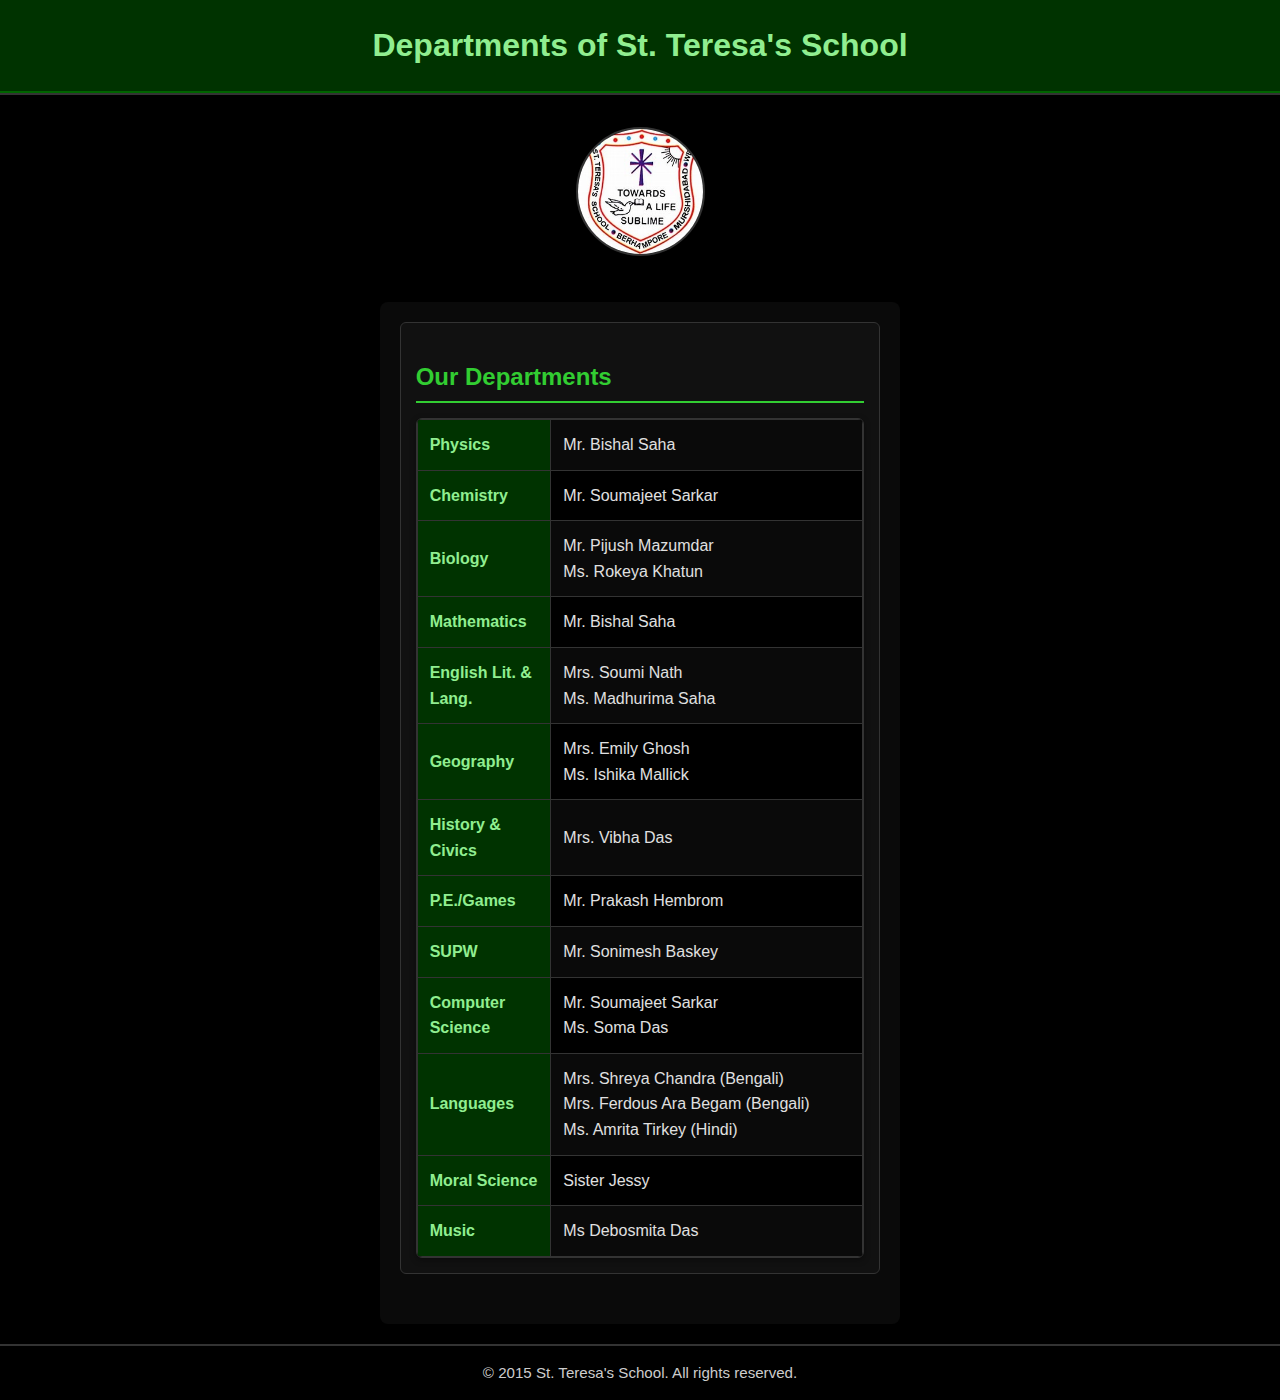
<file: Departments.html>
<!DOCTYPE html>
<html lang="en">
<head>
    <title>Departments</title>
    <meta charset="UTF-8">
    <meta name="viewport" content="width=device-width, initial-scale=1.0">
    <link rel="stylesheet" href="style.css">
    
    <!-- Internal CSS -->
    <style>
    p {
        text-align: center;
        color: #cccccc;
    }
    .table-container {
        margin-top: 15px;
        border: 1px solid #333333;
        border-radius: 6px;
        background: #000000;
        box-shadow: 0 2px 6px rgba(0,0,0,0.4);
        overflow-x: auto;
    }

    table {
        width: 100%;
        border-collapse: collapse;
    }

    th, td {
        border: 1px solid #333333;
        padding: 12px;
        text-align: left;
        color: #e0e0e0;
    }

    th {
        background-color: #003300;
        color: #90ee90;
        width: 30%;
        font-weight: 600;
    }

    td {
        background-color: #0a0a0a;
    }

    tr:nth-child(even) td {
        background-color: #000000;
    }

    tr:hover td {
        background-color: #006400;
        transition: background-color 0.3s ease;
    }
</style>
</head>
<body>
    <header>
        <h1>Departments of St. Teresa's School</h1> 
    </header>
    <hr>
    <p style="text-align: center;">
        <img src="STS.jpg" alt="St. Teresa's School Berhampore" width="125" height="125">
    </p>
    <main>
        <section>
            <h2>Our Departments</h2>
            <div class="table-container">
                <table>
                    <tr>
                        <th>Physics</th>
                        <td>Mr. Bishal Saha</td>
                    </tr>
                    <tr>
                        <th>Chemistry</th>
                        <td>Mr. Soumajeet Sarkar</td>
                    </tr>
                    <tr>
                        <th>Biology</th>
                        <td>Mr. Pijush Mazumdar
                            <br> Ms. Rokeya Khatun
                        </td>
                    </tr>
                    <tr>
                        <th>Mathematics</th>
                        <td>Mr. Bishal Saha</td>
                    </tr>
                    <tr>
                        <th>English Lit. & Lang.</th>
                        <td>Mrs. Soumi Nath
                            <br> Ms. Madhurima Saha
                        </td>
                    </tr>
                    <tr>
                        <th>Geography</th>
                        <td>Mrs. Emily Ghosh
                            <br> Ms. Ishika Mallick
                        </td>
                    </tr>
                    <tr>
                        <th>History & Civics</th>
                        <td>Mrs. Vibha Das</td>
                    </tr>
                    <tr>
                        <th>P.E./Games</th>
                        <td>Mr. Prakash Hembrom</td>
                    </tr>
                    <tr>
                        <th>SUPW</th>
                        <td>Mr. Sonimesh Baskey</td>
                    </tr>
                    <tr>
                        <th>Computer Science</th>
                        <td>Mr. Soumajeet Sarkar
                            <br> Ms. Soma Das
                        </td>
                    </tr>
                    <tr>
                        <th>Languages</th>
                        <td>Mrs. Shreya Chandra (Bengali)
                            <br>Mrs. Ferdous Ara Begam (Bengali)
                            <br>Ms. Amrita Tirkey (Hindi)
                        </td>
                    </tr>
                    <tr>
                        <th>Moral Science</th>
                        <td>Sister Jessy</td>
                    </tr>
                    <tr>
                        <th>Music</th>
                        <td>Ms Debosmita Das</td>
                    </tr>
                </table>
            </div>
        </section>
    </main>
    <footer>
        <p>&copy; 2015 St. Teresa's School. All rights reserved.</p>
    </footer>        
</body>
</html>
</file>
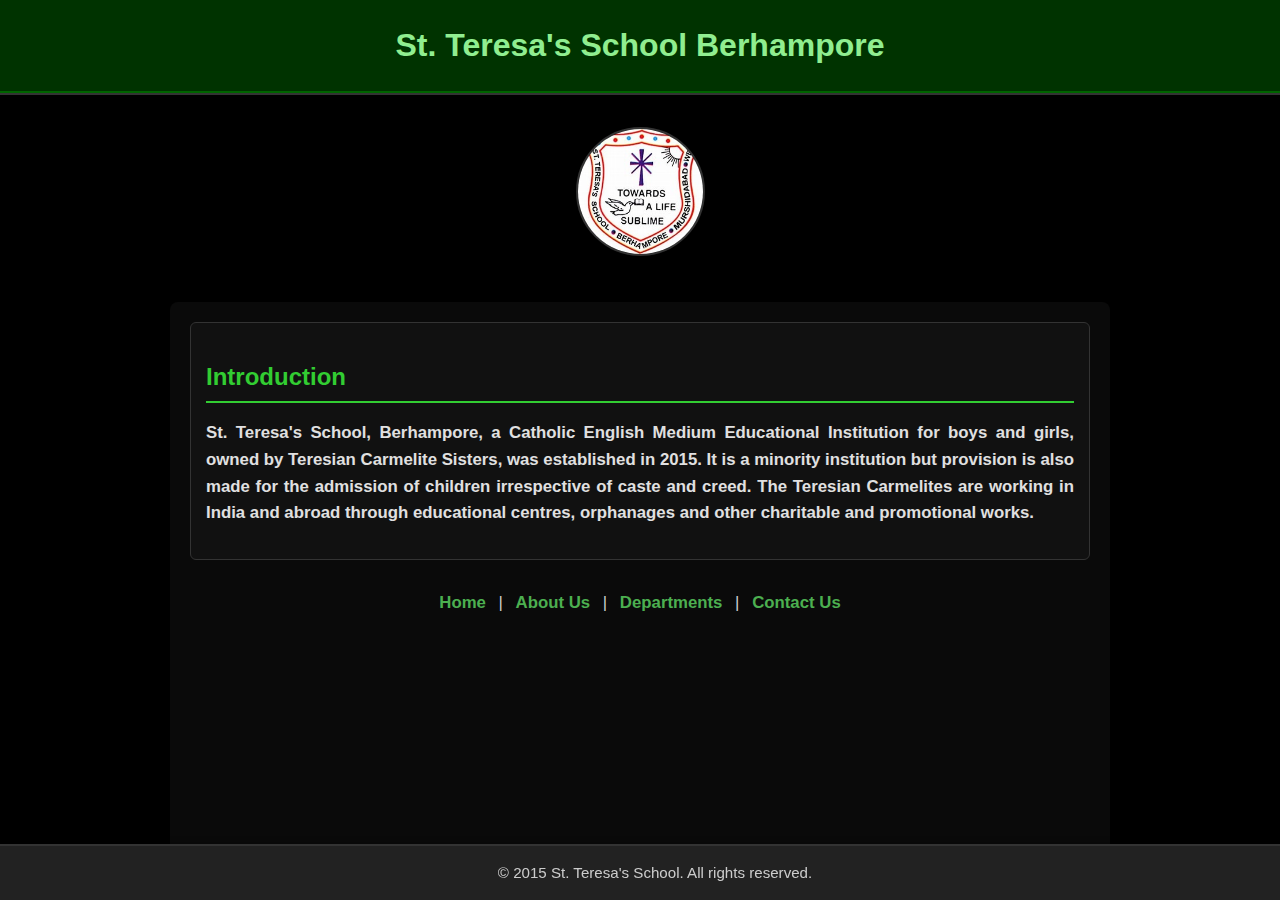
<file: Home.html>
<!DOCTYPE html>
<html lang="en">
<head>
    <title>Home Page</title>
    <meta charset="UTF-8">
    <meta name="viewport" content="width=device-width, initial-scale=1.0">
    <link rel="stylesheet" href="style.css">

    <!-- Internal CSS -->
    <style>
        p {
            text-align: center;
        }
        nav p {
            margin-bottom: 10px;
        }

        nav a {
            text-decoration: none;
            color: #4CAF50;
            font-weight: bold;
            margin: 0 8px;
            transition: color 0.3s ease;
        }

        nav a:hover {
            color: #2e7d32;
            text-decoration: underline;
        }

        footer {
            background-color: #222;
            color: #ccc;
            text-align: center;
            padding: 15px;
            position: fixed;
            bottom: 0;
            width: 100%;
            font-size: 0.9em;
            box-shadow: 0 -2px 6px rgba(0,0,0,0.2);
        }

        footer p {
            margin: 0;
        }
    </style>
</head>
<body>
    <header>
        <h1>St. Teresa's School Berhampore</h1> 
    </header>
    <hr>
    <p style="text-align: center;">
        <img src="STS.jpg" alt="St. Teresa's School Berhampore" width="125" height="125">
    </p>
    <main>
        <section>
            <h2>Introduction</h2>
            <p style="text-align: justify;">
                <b>
                 St. Teresa's School, Berhampore, a Catholic English Medium Educational Institution for boys and girls, 
                 owned by Teresian Carmelite Sisters, was established in 2015.
                 It is a minority institution but provision is also made for the admission of children irrespective of caste and creed.
                 The Teresian Carmelites are working in India and abroad through educational centres, 
                 orphanages and other charitable and promotional works.
                </b>
            </p>
        </section>
        <nav>
            <p>
                <a href="#">Home</a> |
                <a href="About Us.html">About Us</a> |
                <a href="Departments.html">Departments</a> |
                <a href="#">Contact Us</a>
            </p>
    </main>
    <footer>
        <p>&copy; 2015 St. Teresa's School. All rights reserved.</p>
    </footer>
</body>
</html>
</file>
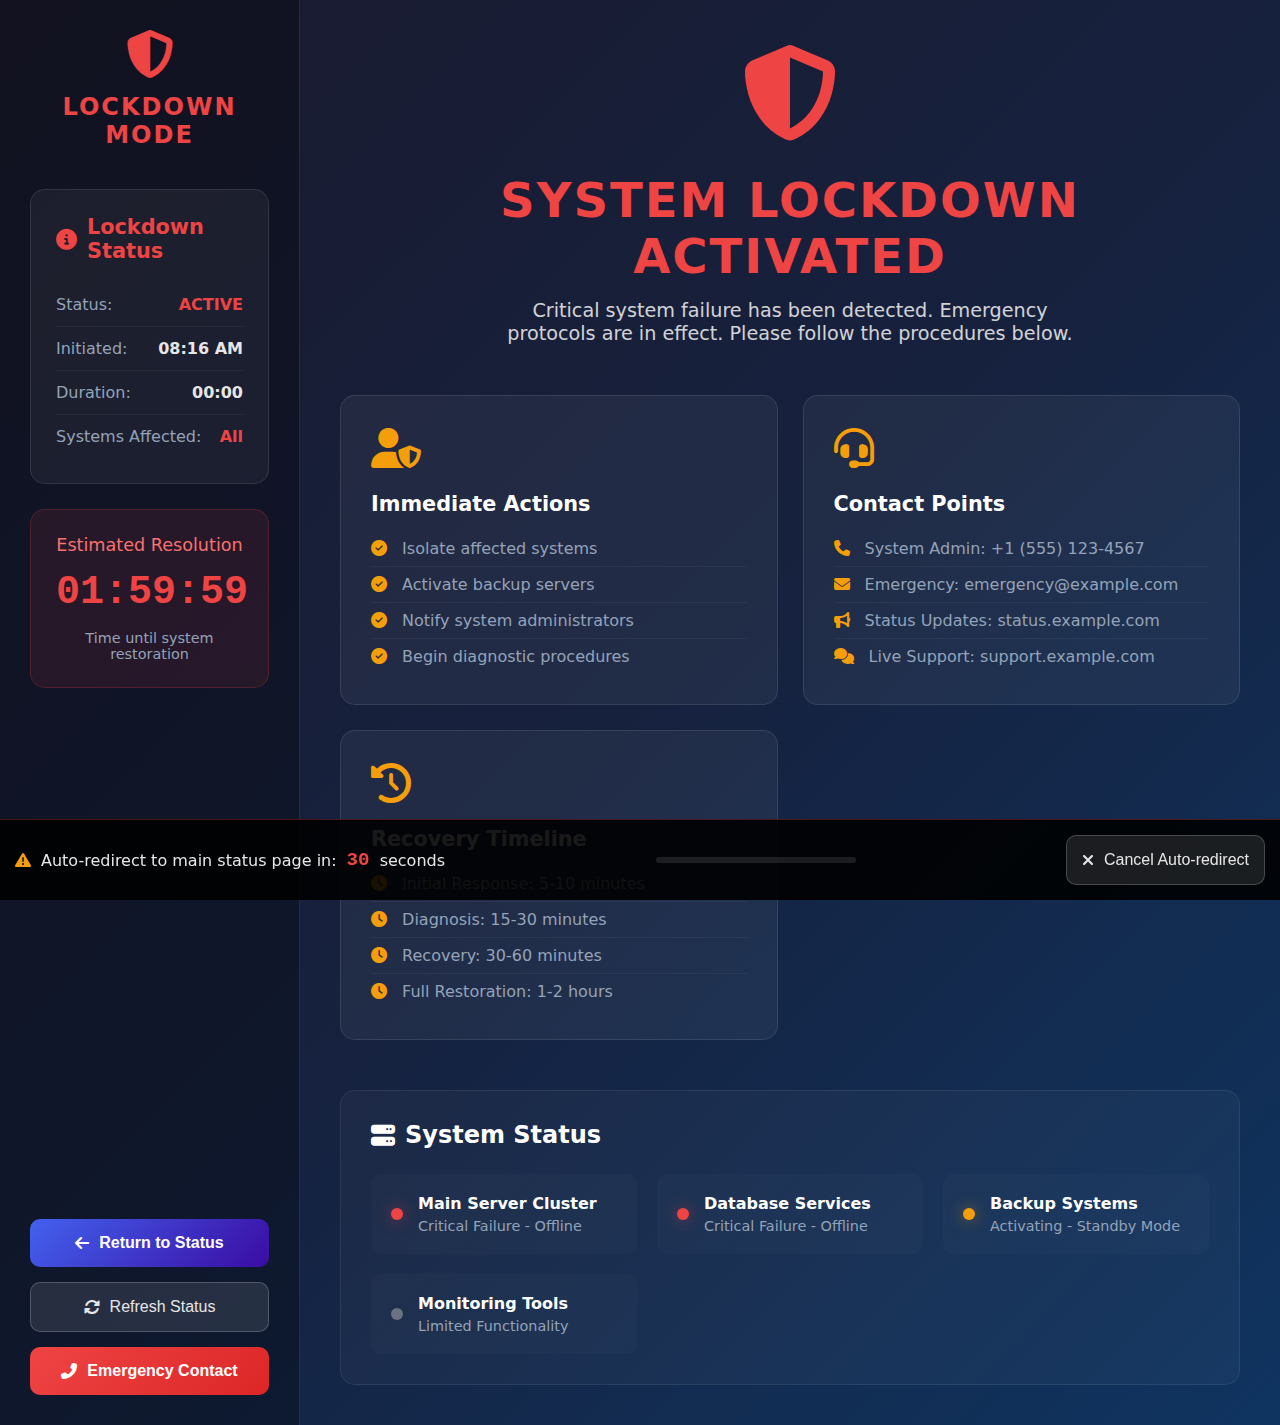
<file: lockdown.html>
<!DOCTYPE html>
<html lang="en">
<head>
    <meta charset="UTF-8">
    <meta name="viewport" content="width=device-width, initial-scale=1.0">
    <title>System Lockdown</title>
    <link rel="stylesheet" href="https://cdnjs.cloudflare.com/ajax/libs/font-awesome/6.4.0/css/all.min.css">
    <style>
        * {
            margin: 0;
            padding: 0;
            box-sizing: border-box;
        }
        
        body {
            font-family: 'Segoe UI', system-ui, -apple-system, sans-serif;
            min-height: 100vh;
            background: linear-gradient(135deg, #1a1a2e 0%, #16213e 50%, #0f3460 100%);
            color: #e6e6e6;
            overflow-x: hidden;
        }
        
        .lockdown-container {
            display: flex;
            min-height: 100vh;
        }
        
        /* Sidebar */
        .lockdown-sidebar {
            width: 300px;
            background: rgba(0, 0, 0, 0.3);
            border-right: 1px solid rgba(255, 255, 255, 0.1);
            padding: 30px;
            display: flex;
            flex-direction: column;
            position: relative;
            overflow-y: auto;
        }
        
        .lockdown-logo {
            text-align: center;
            margin-bottom: 40px;
        }
        
        .lockdown-logo i {
            font-size: 3rem;
            color: #EF4444;
            margin-bottom: 15px;
        }
        
        .lockdown-logo h1 {
            font-size: 1.5rem;
            color: #EF4444;
            text-transform: uppercase;
            letter-spacing: 2px;
        }
        
        /* Status Panel */
        .status-panel {
            background: rgba(255, 255, 255, 0.05);
            border-radius: 15px;
            padding: 25px;
            margin-bottom: 25px;
            border: 1px solid rgba(255, 255, 255, 0.1);
        }
        
        .status-title {
            color: #EF4444;
            font-size: 1.3rem;
            margin-bottom: 20px;
            display: flex;
            align-items: center;
            gap: 10px;
        }
        
        .status-item {
            display: flex;
            justify-content: space-between;
            padding: 12px 0;
            border-bottom: 1px solid rgba(255, 255, 255, 0.05);
        }
        
        .status-item:last-child {
            border-bottom: none;
        }
        
        .status-label {
            color: #94a3b8;
        }
        
        .status-value {
            font-weight: 600;
        }
        
        .status-value.critical {
            color: #EF4444;
        }
        
        .status-value.warning {
            color: #F59E0B;
        }
        
        .status-value.normal {
            color: #10B981;
        }
        
        /* Countdown Timer */
        .countdown-panel {
            background: rgba(239, 68, 68, 0.1);
            border-radius: 15px;
            padding: 25px;
            text-align: center;
            border: 1px solid rgba(239, 68, 68, 0.2);
            margin-bottom: 25px;
        }
        
        .countdown-title {
            color: #f87171;
            margin-bottom: 15px;
            font-size: 1.1rem;
        }
        
        .countdown-timer {
            font-size: 2.5rem;
            font-weight: bold;
            color: #EF4444;
            font-family: 'Courier New', monospace;
            margin-bottom: 15px;
        }
        
        .countdown-label {
            color: #94a3b8;
            font-size: 0.9rem;
        }
        
        /* Action Buttons */
        .action-buttons {
            display: flex;
            flex-direction: column;
            gap: 15px;
            margin-top: auto;
        }
        
        .action-btn {
            padding: 15px;
            border: none;
            border-radius: 10px;
            font-size: 1rem;
            cursor: pointer;
            transition: all 0.3s ease;
            display: flex;
            align-items: center;
            justify-content: center;
            gap: 10px;
        }
        
        .action-btn.primary {
            background: linear-gradient(135deg, #4361ee, #3a0ca3);
            color: white;
            font-weight: 600;
        }
        
        .action-btn.secondary {
            background: rgba(255, 255, 255, 0.1);
            color: #e6e6e6;
            border: 1px solid rgba(255, 255, 255, 0.2);
        }
        
        .action-btn.danger {
            background: linear-gradient(135deg, #EF4444, #DC2626);
            color: white;
            font-weight: 600;
        }
        
        .action-btn:hover {
            transform: translateY(-2px);
            box-shadow: 0 8px 20px rgba(0, 0, 0, 0.3);
        }
        
        /* Main Content */
        .lockdown-main {
            flex: 1;
            padding: 40px;
            overflow-y: auto;
        }
        
        .lockdown-header {
            text-align: center;
            margin-bottom: 50px;
        }
        
        .lockdown-icon-large {
            font-size: 6rem;
            color: #EF4444;
            margin-bottom: 20px;
            animation: pulse 2s infinite;
        }
        
        @keyframes pulse {
            0%, 100% { transform: scale(1); opacity: 1; }
            50% { transform: scale(1.1); opacity: 0.8; }
        }
        
        .lockdown-header h1 {
            font-size: 3rem;
            color: #EF4444;
            margin-bottom: 15px;
            text-transform: uppercase;
            letter-spacing: 2px;
        }
        
        .lockdown-header p {
            font-size: 1.2rem;
            opacity: 0.9;
            max-width: 600px;
            margin: 0 auto;
        }
        
        /* Emergency Procedures */
        .procedures-grid {
            display: grid;
            grid-template-columns: repeat(auto-fit, minmax(300px, 1fr));
            gap: 25px;
            margin-bottom: 50px;
        }
        
        .procedure-card {
            background: rgba(255, 255, 255, 0.05);
            border-radius: 15px;
            padding: 30px;
            border: 1px solid rgba(255, 255, 255, 0.1);
            transition: transform 0.3s ease;
        }
        
        .procedure-card:hover {
            transform: translateY(-5px);
            box-shadow: 0 15px 35px rgba(0, 0, 0, 0.2);
        }
        
        .procedure-icon {
            font-size: 2.5rem;
            color: #F59E0B;
            margin-bottom: 20px;
        }
        
        .procedure-title {
            font-size: 1.3rem;
            margin-bottom: 15px;
            color: #ffffff;
        }
        
        .procedure-steps {
            list-style: none;
            padding-left: 0;
        }
        
        .procedure-step {
            padding: 8px 0;
            color: #94a3b8;
            border-bottom: 1px solid rgba(255, 255, 255, 0.05);
        }
        
        .procedure-step:last-child {
            border-bottom: none;
        }
        
        .procedure-step i {
            color: #F59E0B;
            margin-right: 10px;
        }
        
        /* System Status */
        .systems-status {
            background: rgba(255, 255, 255, 0.03);
            border-radius: 15px;
            padding: 30px;
            border: 1px solid rgba(255, 255, 255, 0.08);
        }
        
        .systems-title {
            font-size: 1.5rem;
            margin-bottom: 25px;
            color: #ffffff;
            display: flex;
            align-items: center;
            gap: 10px;
        }
        
        .systems-grid {
            display: grid;
            grid-template-columns: repeat(auto-fit, minmax(250px, 1fr));
            gap: 20px;
        }
        
        .system-item {
            background: rgba(255, 255, 255, 0.02);
            padding: 20px;
            border-radius: 10px;
            display: flex;
            align-items: center;
            gap: 15px;
        }
        
        .system-status {
            width: 12px;
            height: 12px;
            border-radius: 50%;
        }
        
        .system-status.critical {
            background: #EF4444;
            box-shadow: 0 0 15px rgba(239, 68, 68, 0.5);
        }
        
        .system-status.warning {
            background: #F59E0B;
            box-shadow: 0 0 15px rgba(245, 158, 11, 0.5);
        }
        
        .system-status.offline {
            background: #6B7280;
        }
        
        .system-info h4 {
            color: #ffffff;
            margin-bottom: 5px;
        }
        
        .system-info p {
            color: #94a3b8;
            font-size: 0.9rem;
        }
        
        /* Redirect Bar */
        .redirect-bar {
            position: fixed;
            bottom: 0;
            left: 0;
            width: 100%;
            background: rgba(0, 0, 0, 0.9);
            padding: 15px;
            display: flex;
            justify-content: space-between;
            align-items: center;
            border-top: 1px solid rgba(239, 68, 68, 0.3);
            z-index: 1000;
        }
        
        .redirect-message {
            display: flex;
            align-items: center;
            gap: 10px;
        }
        
        .redirect-timer {
            font-size: 1.2rem;
            font-weight: bold;
            color: #EF4444;
            font-family: 'Courier New', monospace;
        }
        
        .redirect-progress {
            width: 200px;
            height: 6px;
            background: rgba(255, 255, 255, 0.1);
            border-radius: 3px;
            overflow: hidden;
        }
        
        .redirect-progress-bar {
            height: 100%;
            background: linear-gradient(90deg, #EF4444, #F59E0B);
            width: 0%;
            transition: width 1s linear;
        }
        
        /* Responsive Design */
        @media (max-width: 1024px) {
            .lockdown-container {
                flex-direction: column;
            }
            
            .lockdown-sidebar {
                width: 100%;
                border-right: none;
                border-bottom: 1px solid rgba(255, 255, 255, 0.1);
            }
            
            .action-buttons {
                flex-direction: row;
                margin-top: 30px;
            }
        }
        
        @media (max-width: 768px) {
            .lockdown-main {
                padding: 20px;
            }
            
            .lockdown-header h1 {
                font-size: 2rem;
            }
            
            .procedures-grid {
                grid-template-columns: 1fr;
            }
            
            .action-buttons {
                flex-direction: column;
            }
        }
    </style>
</head>
<body>
    <div class="lockdown-container">
        <!-- Sidebar -->
        <div class="lockdown-sidebar">
            <div class="lockdown-logo">
                <i class="fas fa-shield-alt"></i>
                <h1>Lockdown Mode</h1>
            </div>
            
            <div class="status-panel">
                <h3 class="status-title"><i class="fas fa-info-circle"></i> Lockdown Status</h3>
                <div class="status-item">
                    <span class="status-label">Status:</span>
                    <span class="status-value critical" id="lockdown-status">ACTIVE</span>
                </div>
                <div class="status-item">
                    <span class="status-label">Initiated:</span>
                    <span class="status-value" id="lockdown-time">Loading...</span>
                </div>
                <div class="status-item">
                    <span class="status-label">Duration:</span>
                    <span class="status-value" id="lockdown-duration">--:--</span>
                </div>
                <div class="status-item">
                    <span class="status-label">Systems Affected:</span>
                    <span class="status-value critical" id="systems-affected">All</span>
                </div>
            </div>
            
            <div class="countdown-panel">
                <div class="countdown-title">Estimated Resolution</div>
                <div class="countdown-timer" id="resolution-timer">--:--:--</div>
                <div class="countdown-label">Time until system restoration</div>
            </div>
            
            <div class="action-buttons">
                <button class="action-btn primary" id="return-btn">
                    <i class="fas fa-arrow-left"></i> Return to Status
                </button>
                <button class="action-btn secondary" id="refresh-btn">
                    <i class="fas fa-sync-alt"></i> Refresh Status
                </button>
                <button class="action-btn danger" id="emergency-btn">
                    <i class="fas fa-phone-alt"></i> Emergency Contact
                </button>
            </div>
        </div>
        
        <!-- Main Content -->
        <div class="lockdown-main">
            <div class="lockdown-header">
                <div class="lockdown-icon-large">
                    <i class="fas fa-shield-alt"></i>
                </div>
                <h1>SYSTEM LOCKDOWN ACTIVATED</h1>
                <p>Critical system failure has been detected. Emergency protocols are in effect. Please follow the procedures below.</p>
            </div>
            
            <div class="procedures-grid">
                <div class="procedure-card">
                    <div class="procedure-icon">
                        <i class="fas fa-user-shield"></i>
                    </div>
                    <h3 class="procedure-title">Immediate Actions</h3>
                    <ul class="procedure-steps">
                        <li class="procedure-step"><i class="fas fa-check-circle"></i> Isolate affected systems</li>
                        <li class="procedure-step"><i class="fas fa-check-circle"></i> Activate backup servers</li>
                        <li class="procedure-step"><i class="fas fa-check-circle"></i> Notify system administrators</li>
                        <li class="procedure-step"><i class="fas fa-check-circle"></i> Begin diagnostic procedures</li>
                    </ul>
                </div>
                
                <div class="procedure-card">
                    <div class="procedure-icon">
                        <i class="fas fa-headset"></i>
                    </div>
                    <h3 class="procedure-title">Contact Points</h3>
                    <ul class="procedure-steps">
                        <li class="procedure-step"><i class="fas fa-phone"></i> System Admin: +1 (555) 123-4567</li>
                        <li class="procedure-step"><i class="fas fa-envelope"></i> Emergency: emergency@example.com</li>
                        <li class="procedure-step"><i class="fas fa-bullhorn"></i> Status Updates: status.example.com</li>
                        <li class="procedure-step"><i class="fas fa-comments"></i> Live Support: support.example.com</li>
                    </ul>
                </div>
                
                <div class="procedure-card">
                    <div class="procedure-icon">
                        <i class="fas fa-history"></i>
                    </div>
                    <h3 class="procedure-title">Recovery Timeline</h3>
                    <ul class="procedure-steps">
                        <li class="procedure-step"><i class="fas fa-clock"></i> Initial Response: 5-10 minutes</li>
                        <li class="procedure-step"><i class="fas fa-clock"></i> Diagnosis: 15-30 minutes</li>
                        <li class="procedure-step"><i class="fas fa-clock"></i> Recovery: 30-60 minutes</li>
                        <li class="procedure-step"><i class="fas fa-clock"></i> Full Restoration: 1-2 hours</li>
                    </ul>
                </div>
            </div>
            
            <div class="systems-status">
                <h3 class="systems-title"><i class="fas fa-server"></i> System Status</h3>
                <div class="systems-grid">
                    <div class="system-item">
                        <div class="system-status critical"></div>
                        <div class="system-info">
                            <h4>Main Server Cluster</h4>
                            <p>Critical Failure - Offline</p>
                        </div>
                    </div>
                    <div class="system-item">
                        <div class="system-status critical"></div>
                        <div class="system-info">
                            <h4>Database Services</h4>
                            <p>Critical Failure - Offline</p>
                        </div>
                    </div>
                    <div class="system-item">
                        <div class="system-status warning"></div>
                        <div class="system-info">
                            <h4>Backup Systems</h4>
                            <p>Activating - Standby Mode</p>
                        </div>
                    </div>
                    <div class="system-item">
                        <div class="system-status offline"></div>
                        <div class="system-info">
                            <h4>Monitoring Tools</h4>
                            <p>Limited Functionality</p>
                        </div>
                    </div>
                </div>
            </div>
        </div>
        
        <!-- Redirect Bar -->
        <div class="redirect-bar">
            <div class="redirect-message">
                <i class="fas fa-exclamation-triangle" style="color: #F59E0B;"></i>
                <span>Auto-redirect to main status page in:</span>
                <div class="redirect-timer" id="auto-redirect-timer">30</div>
                <span>seconds</span>
            </div>
            <div class="redirect-progress">
                <div class="redirect-progress-bar" id="auto-redirect-progress"></div>
            </div>
            <button class="action-btn secondary" id="cancel-redirect-btn">
                <i class="fas fa-times"></i> Cancel Auto-redirect
            </button>
        </div>
    </div>

    <script>
        // Lockdown page functionality
        const LockdownPage = {
            autoRedirectTime: 30, // seconds
            redirectInterval: null,
            lockdownStartTime: null,
            
            init() {
                this.setupPageData();
                this.setupEventListeners();
                this.startAutoRedirect();
                this.startResolutionTimer();
                
                // Check if lockdown should be active
                this.checkLockdownStatus();
            },
            
            setupPageData() {
                // Set lockdown time
                this.lockdownStartTime = localStorage.getItem('lockdown-start-time') || Date.now();
                localStorage.setItem('lockdown-start-time', this.lockdownStartTime);
                
                const startTime = new Date(parseInt(this.lockdownStartTime));
                document.getElementById('lockdown-time').textContent = 
                    startTime.toLocaleTimeString([], { hour: '2-digit', minute: '2-digit' });
                
                // Update duration
                this.updateDuration();
                setInterval(() => this.updateDuration(), 60000); // Update every minute
            },
            
            updateDuration() {
                const start = parseInt(this.lockdownStartTime);
                const now = Date.now();
                const diff = now - start;
                
                const hours = Math.floor(diff / (1000 * 60 * 60));
                const minutes = Math.floor((diff % (1000 * 60 * 60)) / (1000 * 60));
                
                document.getElementById('lockdown-duration').textContent = 
                    `${hours.toString().padStart(2, '0')}:${minutes.toString().padStart(2, '0')}`;
            },
            
            setupEventListeners() {
                // Return button
                document.getElementById('return-btn').addEventListener('click', () => {
                    if (this.checkSystemsRestored()) {
                        window.location.href = 'index.html';
                    } else {
                        if (confirm('Systems are still in critical state. Return anyway?')) {
                            window.location.href = 'index.html';
                        }
                    }
                });
                
                // Refresh button
                document.getElementById('refresh-btn').addEventListener('click', () => {
                    location.reload();
                });
                
                // Emergency button
                document.getElementById('emergency-btn').addEventListener('click', () => {
                    alert('Emergency contact: +1 (555) 123-4567\nEmail: emergency@example.com');
                });
                
                // Cancel auto-redirect
                document.getElementById('cancel-redirect-btn').addEventListener('click', () => {
                    this.cancelAutoRedirect();
                });
            },
            
            startAutoRedirect() {
                let timeLeft = this.autoRedirectTime;
                const timerElement = document.getElementById('auto-redirect-timer');
                const progressElement = document.getElementById('auto-redirect-progress');
                
                this.redirectInterval = setInterval(() => {
                    timeLeft--;
                    timerElement.textContent = timeLeft;
                    progressElement.style.width = `${((this.autoRedirectTime - timeLeft) / this.autoRedirectTime) * 100}%`;
                    
                    if (timeLeft <= 0) {
                        this.redirectToMain();
                    }
                }, 1000);
            },
            
            cancelAutoRedirect() {
                if (this.redirectInterval) {
                    clearInterval(this.redirectInterval);
                    this.redirectInterval = null;
                    
                    // Show notification
                    const notification = document.createElement('div');
                    notification.textContent = 'Auto-redirect cancelled. You can manually return when ready.';
                    notification.style.cssText = `
                        position: fixed;
                        top: 20px;
                        right: 20px;
                        background: rgba(26, 26, 46, 0.95);
                        color: #F59E0B;
                        padding: 15px 20px;
                        border-radius: 8px;
                        z-index: 1000;
                        border-left: 4px solid #F59E0B;
                    `;
                    
                    document.body.appendChild(notification);
                    setTimeout(() => notification.remove(), 3000);
                }
            },
            
            redirectToMain() {
                if (this.checkSystemsRestored()) {
                    window.location.href = 'index.html';
                } else {
                    // Reset timer if systems not restored
                    this.startAutoRedirect();
                }
            },
            
            checkSystemsRestored() {
                // In a real system, this would check actual system status
                // For demo, check if lockdown is still enabled in config
                try {
                    // Try to access parent page's config
                    const lockdownEnabled = localStorage.getItem('lockdown-enabled') !== 'false';
                    return !lockdownEnabled;
                } catch {
                    return false;
                }
            },
            
            checkLockdownStatus() {
                // If lockdown is disabled in config, redirect immediately
                if (!LOCKDOWN_ENABLED) {
                    setTimeout(() => {
                        window.location.href = 'index.html';
                    }, 2000);
                }
            },
            
            startResolutionTimer() {
                const timerElement = document.getElementById('resolution-timer');
                const estimatedResolution = 2 * 60 * 60 * 1000; // 2 hours in milliseconds
                const endTime = parseInt(this.lockdownStartTime) + estimatedResolution;
                
                function updateTimer() {
                    const now = Date.now();
                    const timeLeft = endTime - now;
                    
                    if (timeLeft <= 0) {
                        timerElement.textContent = '00:00:00';
                        return;
                    }
                    
                    const hours = Math.floor(timeLeft / (1000 * 60 * 60));
                    const minutes = Math.floor((timeLeft % (1000 * 60 * 60)) / (1000 * 60));
                    const seconds = Math.floor((timeLeft % (1000 * 60)) / 1000);
                    
                    timerElement.textContent = 
                        `${hours.toString().padStart(2, '0')}:${minutes.toString().padStart(2, '0')}:${seconds.toString().padStart(2, '0')}`;
                }
                
                updateTimer();
                setInterval(updateTimer, 1000);
            }
        };
        
        // Initialize lockdown page
        document.addEventListener('DOMContentLoaded', () => {
            LockdownPage.init();
            
            // Check if lockdown mode is actually active
            if (!LOCKDOWN_ENABLED) {
                document.body.innerHTML = `
                    <div style="
                        display: flex;
                        justify-content: center;
                        align-items: center;
                        height: 100vh;
                        text-align: center;
                        padding: 20px;
                    ">
                        <div>
                            <i class="fas fa-check-circle" style="font-size: 4rem; color: #10B981; margin-bottom: 20px;"></i>
                            <h1 style="color: #10B981; margin-bottom: 15px;">Lockdown Mode Not Active</h1>
                            <p style="margin-bottom: 30px;">Systems are operational. Redirecting to main status page...</p>
                            <div style="font-size: 0.9rem; opacity: 0.7;">
                                Redirecting in <span id="redirect-count">3</span> seconds
                            </div>
                        </div>
                    </div>
                `;
                
                let count = 3;
                const countElement = document.getElementById('redirect-count');
                const countdown = setInterval(() => {
                    count--;
                    countElement.textContent = count;
                    
                    if (count <= 0) {
                        clearInterval(countdown);
                        window.location.href = 'index.html';
                    }
                }, 1000);
            }
        });
        
        // Global LOCKDOWN_ENABLED variable (should come from main page)
        const LOCKDOWN_ENABLED = localStorage.getItem('lockdown-enabled') === 'true' || true;
    </script>
</body>
</html>
</file>
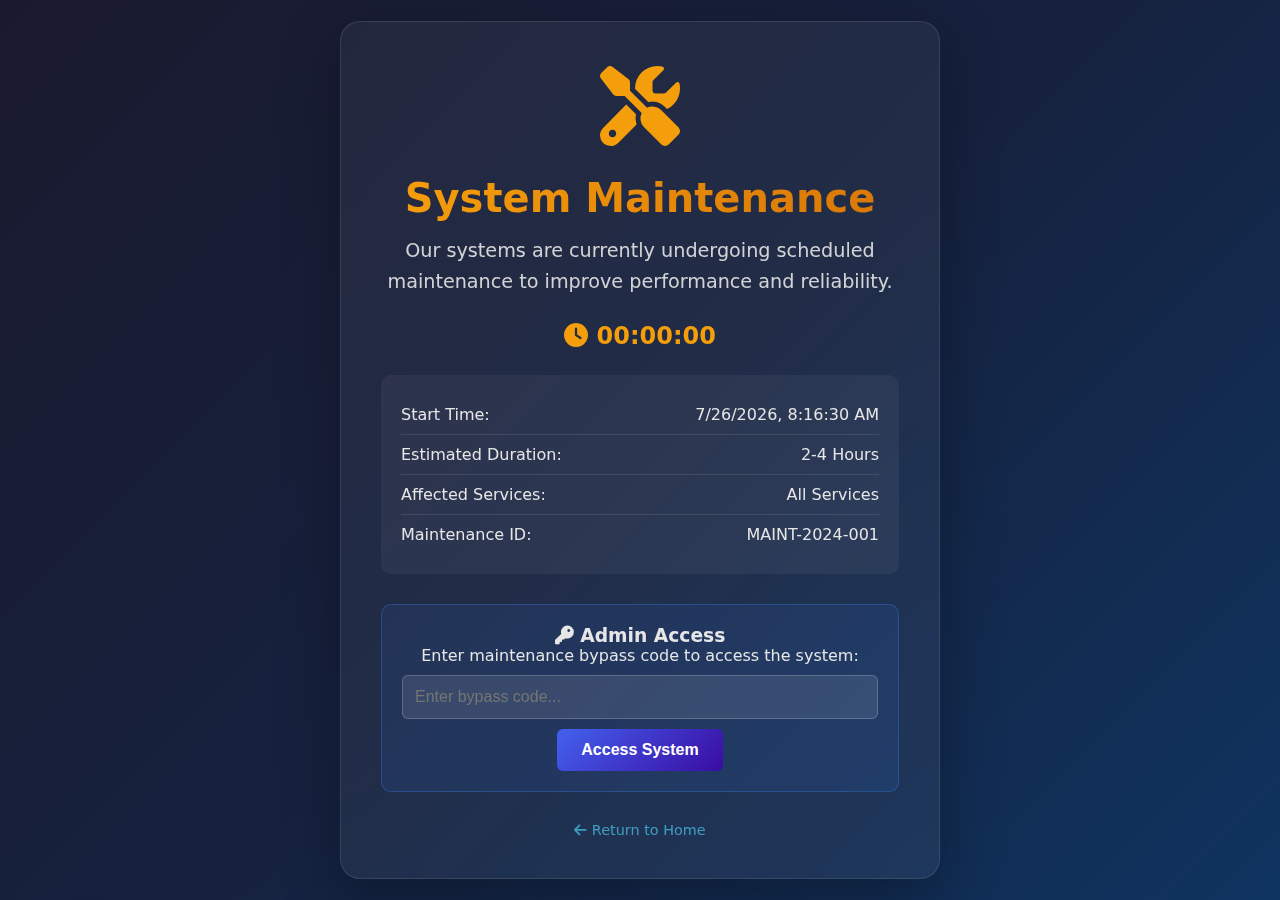
<file: maintenance.html>
<!DOCTYPE html>
<html lang="en">
<head>
    <meta charset="UTF-8">
    <meta name="viewport" content="width=device-width, initial-scale=1.0">
    <title>System Maintenance</title>
    <link rel="stylesheet" href="https://cdnjs.cloudflare.com/ajax/libs/font-awesome/6.4.0/css/all.min.css">
    <style>
        * {
            margin: 0;
            padding: 0;
            box-sizing: border-box;
        }
        
        body {
            font-family: 'Segoe UI', system-ui, -apple-system, sans-serif;
            min-height: 100vh;
            background: linear-gradient(135deg, #1a1a2e 0%, #16213e 50%, #0f3460 100%);
            color: #e6e6e6;
            display: flex;
            justify-content: center;
            align-items: center;
            text-align: center;
            padding: 20px;
        }
        
        .maintenance-container {
            max-width: 600px;
            padding: 40px;
            background: rgba(255, 255, 255, 0.05);
            backdrop-filter: blur(15px);
            border-radius: 20px;
            border: 1px solid rgba(255, 255, 255, 0.1);
            box-shadow: 0 20px 60px rgba(0, 0, 0, 0.3);
        }
        
        .maintenance-icon {
            font-size: 5rem;
            color: #F59E0B;
            margin-bottom: 20px;
            animation: pulse 2s infinite;
        }
        
        @keyframes pulse {
            0%, 100% { transform: scale(1); opacity: 1; }
            50% { transform: scale(1.05); opacity: 0.8; }
        }
        
        h1 {
            font-size: 2.5rem;
            margin-bottom: 15px;
            background: linear-gradient(to right, #F59E0B, #D97706);
            -webkit-background-clip: text;
            -webkit-text-fill-color: transparent;
            background-clip: text;
            color: transparent;
        }
        
        .message {
            font-size: 1.2rem;
            opacity: 0.9;
            margin-bottom: 25px;
            line-height: 1.6;
        }
        
        .details {
            background: rgba(255, 255, 255, 0.05);
            border-radius: 10px;
            padding: 20px;
            margin: 25px 0;
            text-align: left;
        }
        
        .detail-item {
            display: flex;
            justify-content: space-between;
            padding: 10px 0;
            border-bottom: 1px solid rgba(255, 255, 255, 0.1);
        }
        
        .detail-item:last-child {
            border-bottom: none;
        }
        
        .admin-access {
            margin-top: 30px;
            padding: 20px;
            background: rgba(59, 130, 246, 0.1);
            border-radius: 10px;
            border: 1px solid rgba(59, 130, 246, 0.3);
        }
        
        .access-input {
            width: 100%;
            padding: 12px;
            margin: 10px 0;
            background: rgba(255, 255, 255, 0.1);
            border: 1px solid rgba(255, 255, 255, 0.2);
            border-radius: 6px;
            color: white;
            font-size: 1rem;
        }
        
        .access-btn {
            background: linear-gradient(135deg, #4361ee, #3a0ca3);
            color: white;
            border: none;
            padding: 12px 24px;
            border-radius: 6px;
            cursor: pointer;
            font-size: 1rem;
            font-weight: 600;
            transition: all 0.3s;
        }
        
        .access-btn:hover {
            background: linear-gradient(135deg, #3a56d4, #2d0b8c);
            transform: translateY(-2px);
        }
        
        .timer {
            font-size: 1.5rem;
            font-weight: bold;
            color: #F59E0B;
            margin: 20px 0;
        }
        
        .return-home {
            margin-top: 30px;
            opacity: 0.7;
            font-size: 0.9rem;
        }
        
        .return-home a {
            color: #4cc9f0;
            text-decoration: none;
        }
    </style>
</head>
<body>
    <div class="maintenance-container">
        <div class="maintenance-icon">
            <i class="fas fa-tools"></i>
        </div>
        
        <h1>System Maintenance</h1>
        
        <div class="message">
            Our systems are currently undergoing scheduled maintenance to improve performance and reliability.
        </div>
        
        <div class="timer">
            <i class="fas fa-clock"></i>
            <span id="maintenance-timer">--:--:--</span>
        </div>
        
        <div class="details">
            <div class="detail-item">
                <span>Start Time:</span>
                <span id="start-time">Loading...</span>
            </div>
            <div class="detail-item">
                <span>Estimated Duration:</span>
                <span>2-4 Hours</span>
            </div>
            <div class="detail-item">
                <span>Affected Services:</span>
                <span>All Services</span>
            </div>
            <div class="detail-item">
                <span>Maintenance ID:</span>
                <span>MAINT-2024-001</span>
            </div>
        </div>
        
        <div class="admin-access">
            <h3><i class="fas fa-key"></i> Admin Access</h3>
            <p>Enter maintenance bypass code to access the system:</p>
            <input type="password" class="access-input" id="bypass-code" placeholder="Enter bypass code...">
            <button class="access-btn" id="submit-bypass">Access System</button>
        </div>
        
        <div class="return-home">
            <a href="#" id="return-link"><i class="fas fa-arrow-left"></i> Return to Home</a>
        </div>
    </div>

    <script>
        // Set maintenance start time
        const startTime = localStorage.getItem('maintenance-time') || new Date().toISOString();
        document.getElementById('start-time').textContent = new Date(startTime).toLocaleString();
        
        // Timer
        function updateTimer() {
            const start = new Date(startTime).getTime();
            const now = new Date().getTime();
            const diff = now - start;
            
            const hours = Math.floor(diff / (1000 * 60 * 60));
            const minutes = Math.floor((diff % (1000 * 60 * 60)) / (1000 * 60));
            const seconds = Math.floor((diff % (1000 * 60)) / 1000);
            
            document.getElementById('maintenance-timer').textContent = 
                `${hours.toString().padStart(2, '0')}:${minutes.toString().padStart(2, '0')}:${seconds.toString().padStart(2, '0')}`;
        }
        
        setInterval(updateTimer, 1000);
        updateTimer();
        
        // Bypass code handling
        document.getElementById('submit-bypass').addEventListener('click', () => {
            const code = document.getElementById('bypass-code').value;
            if (code === "ADMIN123") { // Change this to match your maintenance.js code
                localStorage.setItem('maintenance-bypass', 'true');
                window.location.href = 'index.html';
            } else {
                alert('Invalid bypass code');
            }
        });
        
        // Return link
        document.getElementById('return-link').addEventListener('click', (e) => {
            e.preventDefault();
            window.history.back();
        });
        
        // Enter key for bypass code
        document.getElementById('bypass-code').addEventListener('keypress', (e) => {
            if (e.key === 'Enter') {
                document.getElementById('submit-bypass').click();
            }
        });
    </script>
    <script src="maintenance.js"></script>
</body>
</html>
</file>
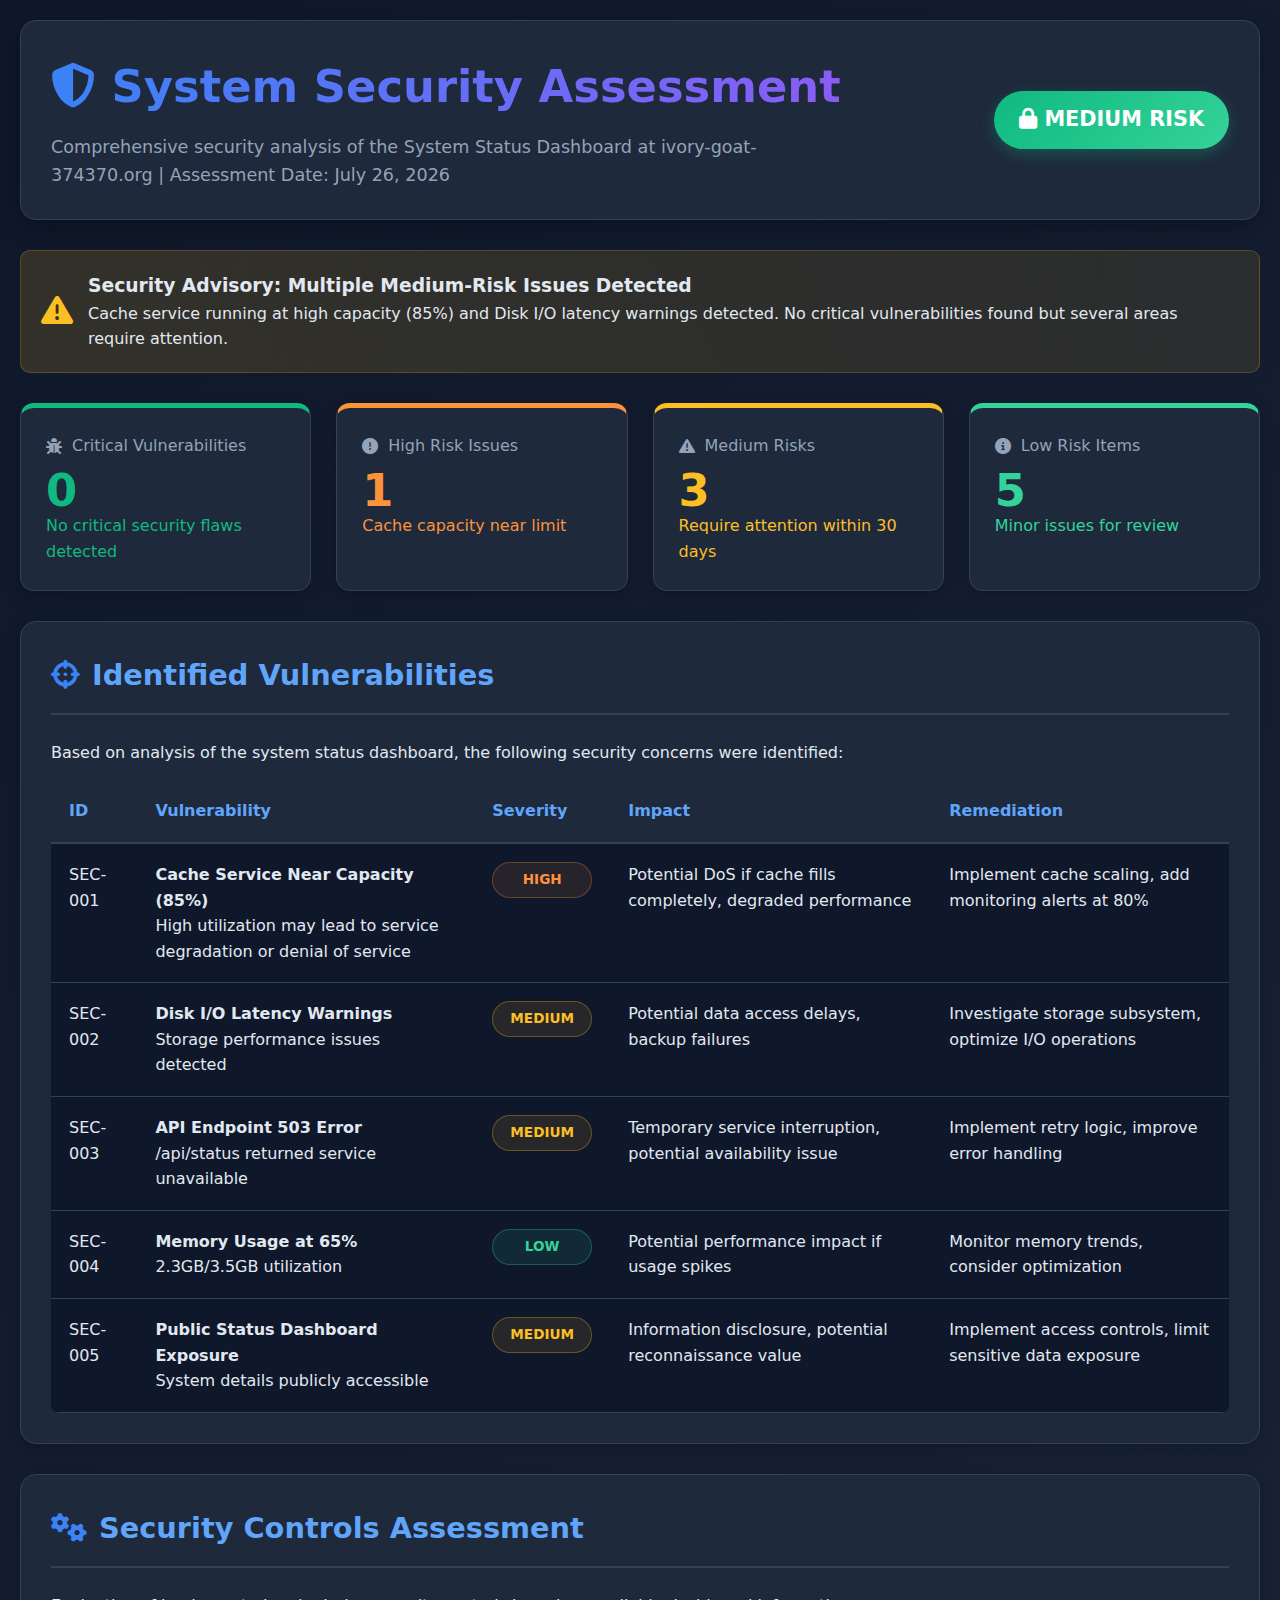
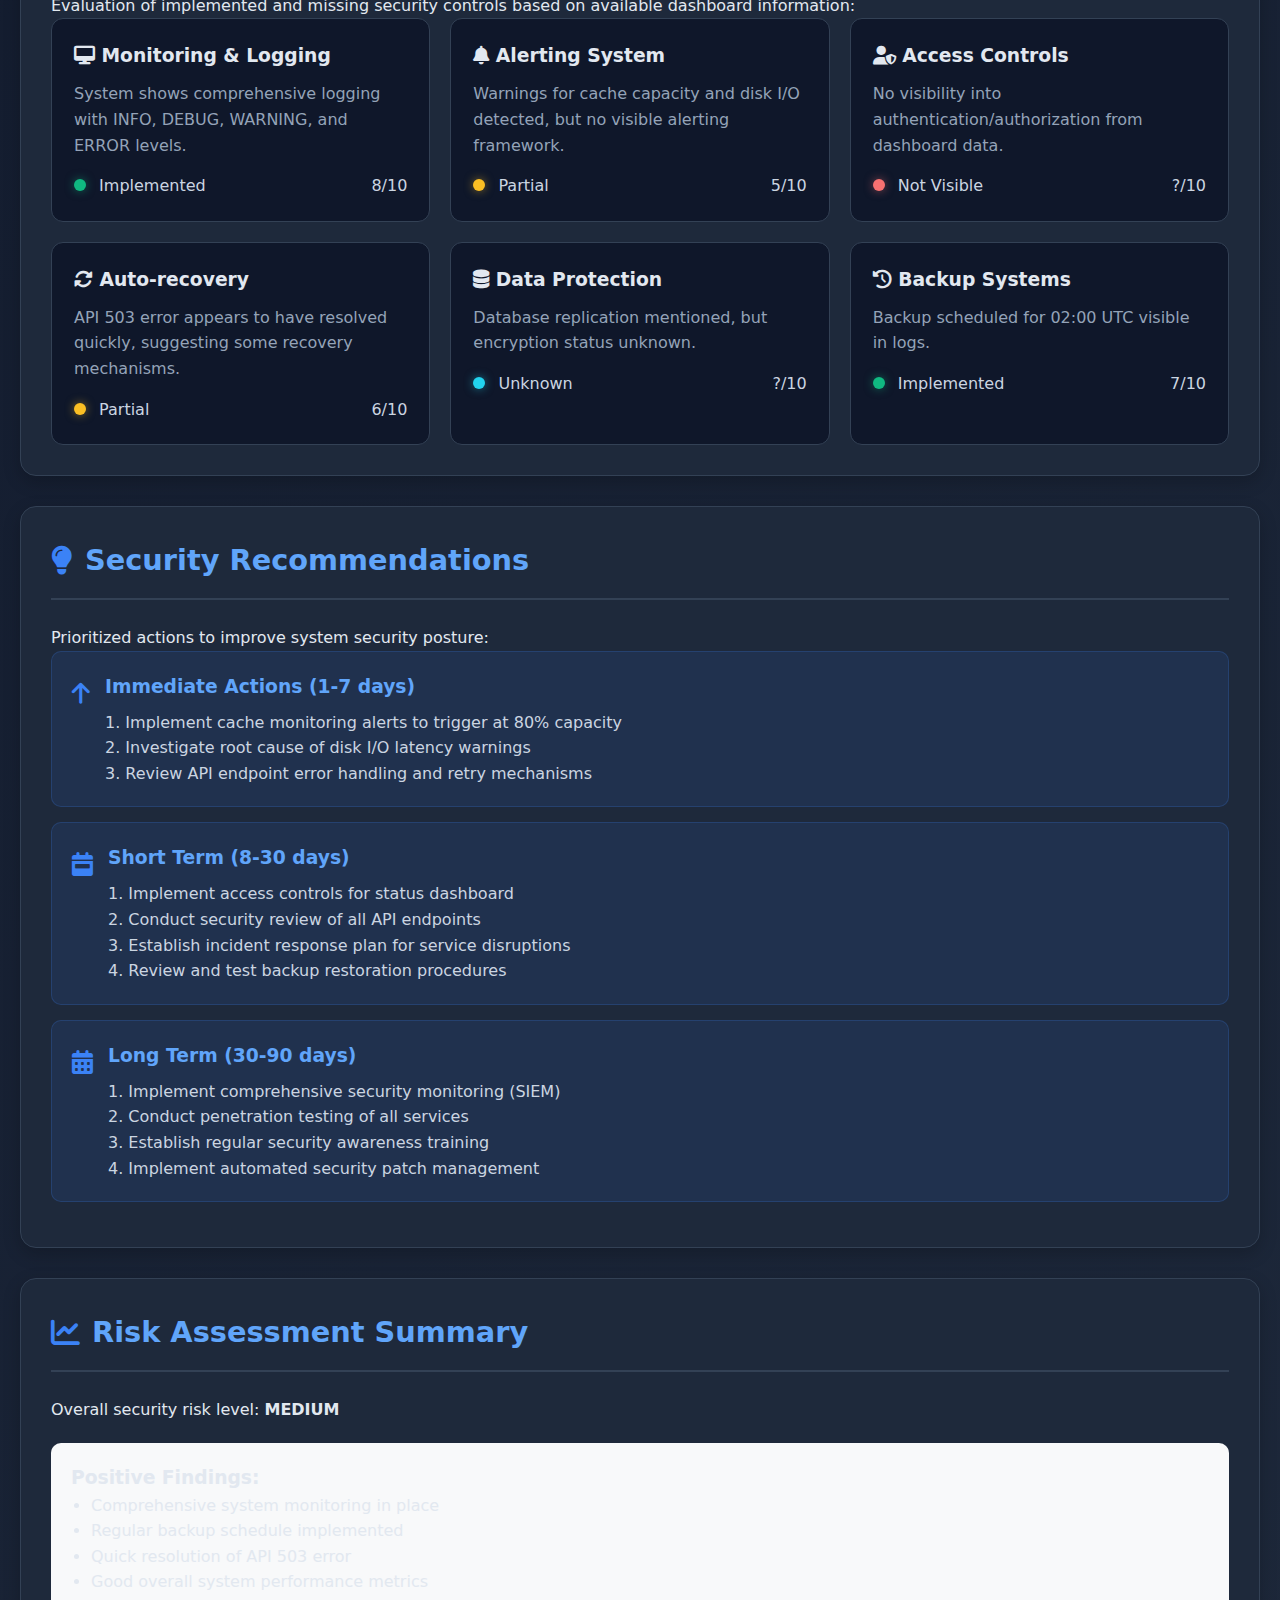
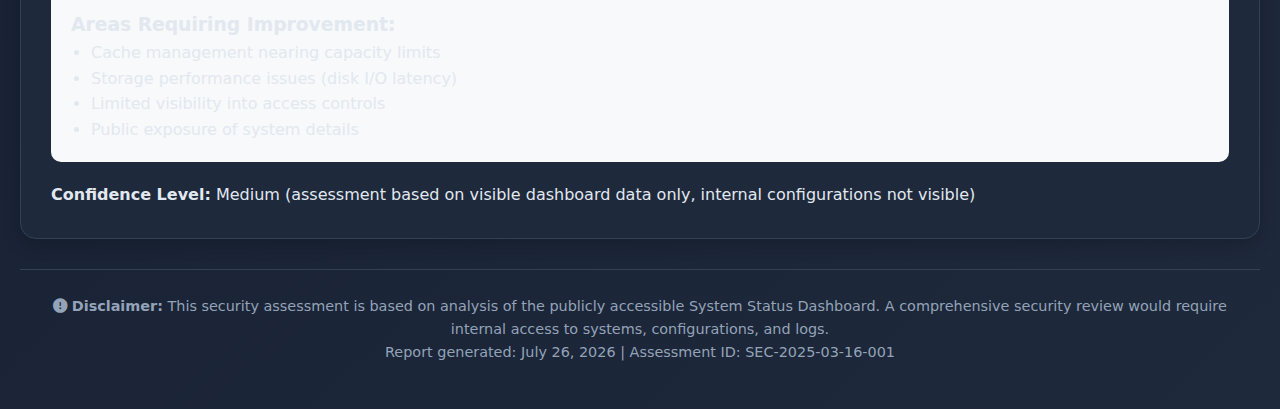
<file: security.html>
<!DOCTYPE html>
<html lang="en">
<head>
    <meta charset="UTF-8">
    <meta name="viewport" content="width=device-width, initial-scale=1.0">
    <title>Security Assessment Report</title>
    <style>
    :root {
        --critical: #f87171;
        --high: #fb923c;
        --medium: #fbbf24;
        --low: #34d399;
        --info: #22d3ee;
        --secure: #10b981;
        --primary: #3b82f6;
        --dark: #0f172a;
        --light: #f1f5f9;
        --card-bg: #1e293b;
        --border-color: #334155;
    }
    
    * {
        margin: 0;
        padding: 0;
        box-sizing: border-box;
        font-family: 'Segoe UI', system-ui, -apple-system, sans-serif;
    }
    
    body {
        background: linear-gradient(135deg, #0f172a 0%, #1e293b 100%);
        color: #e2e8f0;
        line-height: 1.6;
        padding: 20px;
        min-height: 100vh;
    }
    
    .container {
        max-width: 1400px;
        margin: 0 auto;
    }
    
    /* Header */
    header {
        background: #1e293b;
        border-radius: 16px;
        padding: 30px;
        margin-bottom: 30px;
        box-shadow: 0 8px 25px rgba(0, 0, 0, 0.3);
        border-left: 8px solid var(--primary);
        border-right: 8px solid var(--primary);
        border: 1px solid var(--border-color);
    }
    
    .header-content {
        display: flex;
        justify-content: space-between;
        align-items: center;
        flex-wrap: wrap;
    }
    
    h1 {
        color: #60a5fa;
        font-size: 2.8rem;
        margin-bottom: 10px;
        background: linear-gradient(90deg, var(--primary), #8b5cf6);
        -webkit-background-clip: text;
        background-clip: text;
        color: transparent;
    }
    
    .subtitle {
        color: #94a3b8;
        font-size: 1.1rem;
        max-width: 800px;
    }
    
    .security-badge {
        background: linear-gradient(135deg, var(--secure), #34d399);
        color: white;
        padding: 12px 25px;
        border-radius: 50px;
        font-weight: 700;
        font-size: 1.3rem;
        box-shadow: 0 5px 15px rgba(16, 185, 129, 0.3);
    }
    
    /* Alert Banner */
    .alert-banner {
        background: linear-gradient(90deg, rgba(251, 191, 36, 0.15), rgba(251, 191, 36, 0.1));
        border-left: 6px solid var(--medium);
        padding: 20px;
        border-radius: 10px;
        margin-bottom: 30px;
        display: flex;
        align-items: center;
        animation: pulse 2s infinite;
        border: 1px solid rgba(251, 191, 36, 0.2);
    }
    
    @keyframes pulse {
        0% { box-shadow: 0 0 0 0 rgba(251, 191, 36, 0.2); }
        70% { box-shadow: 0 0 0 10px rgba(251, 191, 36, 0); }
        100% { box-shadow: 0 0 0 0 rgba(251, 191, 36, 0); }
    }
    
    .alert-icon {
        font-size: 2rem;
        margin-right: 15px;
        color: var(--medium);
    }
    
    /* Stats Grid */
    .stats-grid {
        display: grid;
        grid-template-columns: repeat(auto-fit, minmax(250px, 1fr));
        gap: 25px;
        margin: 30px 0;
    }
    
    .stat-card {
        background: var(--card-bg);
        padding: 25px;
        border-radius: 14px;
        box-shadow: 0 6px 15px rgba(0, 0, 0, 0.2);
        transition: transform 0.3s ease;
        border: 1px solid var(--border-color);
    }
    
    .stat-card:hover {
        transform: translateY(-5px);
        box-shadow: 0 10px 25px rgba(59, 130, 246, 0.15);
    }
    
    .stat-title {
        font-size: 1rem;
        color: #94a3b8;
        margin-bottom: 10px;
        display: flex;
        align-items: center;
    }
    
    .stat-title i {
        margin-right: 10px;
    }
    
    .stat-value {
        font-size: 2.8rem;
        font-weight: 800;
        line-height: 1;
    }
    
    .stat-critical { color: var(--critical); border-top: 5px solid var(--critical); }
    .stat-high { color: var(--high); border-top: 5px solid var(--high); }
    .stat-medium { color: var(--medium); border-top: 5px solid var(--medium); }
    .stat-low { color: var(--low); border-top: 5px solid var(--low); }
    .stat-secure { color: var(--secure); border-top: 5px solid var(--secure); }
    
    /* Sections */
    .section {
        background: var(--card-bg);
        border-radius: 16px;
        padding: 30px;
        margin-bottom: 30px;
        box-shadow: 0 6px 18px rgba(0, 0, 0, 0.2);
        border: 1px solid var(--border-color);
    }
    
    h2 {
        color: #60a5fa;
        font-size: 1.8rem;
        margin-bottom: 25px;
        padding-bottom: 15px;
        border-bottom: 2px solid var(--border-color);
        display: flex;
        align-items: center;
    }
    
    h2 i {
        margin-right: 12px;
        color: var(--primary);
    }
    
    /* Vulnerabilities Table */
    .vuln-table {
        width: 100%;
        border-collapse: collapse;
        margin-top: 15px;
        background: #0f172a;
        border-radius: 8px;
        overflow: hidden;
    }
    
    .vuln-table th {
        background-color: #1e293b;
        padding: 18px;
        text-align: left;
        font-weight: 600;
        color: #60a5fa;
        border-bottom: 2px solid var(--border-color);
    }
    
    .vuln-table td {
        padding: 18px;
        border-bottom: 1px solid var(--border-color);
        vertical-align: top;
        color: #e2e8f0;
    }
    
    .vuln-table tr:hover {
        background-color: #1e293b;
    }
    
    .severity {
        display: inline-block;
        padding: 6px 15px;
        border-radius: 50px;
        font-weight: 700;
        font-size: 0.85rem;
        text-align: center;
        min-width: 100px;
    }
    
    .severity-critical { 
        background-color: rgba(248, 113, 113, 0.1); 
        color: var(--critical); 
        border: 1px solid rgba(248, 113, 113, 0.3); 
    }
    .severity-high { 
        background-color: rgba(251, 146, 60, 0.1); 
        color: var(--high); 
        border: 1px solid rgba(251, 146, 60, 0.3); 
    }
    .severity-medium { 
        background-color: rgba(251, 191, 36, 0.1); 
        color: var(--medium); 
        border: 1px solid rgba(251, 191, 36, 0.3); 
    }
    .severity-low { 
        background-color: rgba(52, 211, 153, 0.1); 
        color: var(--low); 
        border: 1px solid rgba(52, 211, 153, 0.3); 
    }
    
    /* Security Controls */
    .controls-grid {
        display: grid;
        grid-template-columns: repeat(auto-fill, minmax(300px, 1fr));
        gap: 20px;
    }
    
    .control-card {
        background: #0f172a;
        padding: 22px;
        border-radius: 12px;
        border-left: 5px solid var(--primary);
        border: 1px solid var(--border-color);
        transition: all 0.3s ease;
    }
    
    .control-card:hover {
        background: #1e293b;
        border-color: var(--primary);
    }
    
    .control-card h3 {
        color: #e2e8f0;
        margin-bottom: 10px;
    }
    
    .control-card p {
        color: #94a3b8;
    }
    
    .control-status {
        display: flex;
        justify-content: space-between;
        align-items: center;
        margin-top: 15px;
        color: #cbd5e1;
    }
    
    .status-dot {
        width: 12px;
        height: 12px;
        border-radius: 50%;
        display: inline-block;
        margin-right: 8px;
    }
    
    .status-implemented { background-color: var(--secure); box-shadow: 0 0 10px rgba(16, 185, 129, 0.5); }
    .status-partial { background-color: var(--medium); box-shadow: 0 0 10px rgba(251, 191, 36, 0.5); }
    .status-planned { background-color: var(--info); box-shadow: 0 0 10px rgba(34, 211, 238, 0.5); }
    .status-missing { background-color: var(--critical); box-shadow: 0 0 10px rgba(248, 113, 113, 0.5); }
    
    /* Recommendations */
    .recommendation {
        background: rgba(59, 130, 246, 0.1);
        padding: 20px;
        border-radius: 10px;
        margin-bottom: 15px;
        display: flex;
        align-items: flex-start;
        border: 1px solid rgba(59, 130, 246, 0.2);
    }
    
    .rec-icon {
        font-size: 1.5rem;
        margin-right: 15px;
        color: var(--primary);
        margin-top: 3px;
    }
    
    .recommendation h3 {
        color: #60a5fa;
        margin-bottom: 8px;
    }
    
    .recommendation p {
        color: #cbd5e1;
    }
    
    /* Footer */
    footer {
        text-align: center;
        padding: 25px;
        color: #94a3b8;
        font-size: 0.9rem;
        border-top: 1px solid var(--border-color);
        margin-top: 30px;
    }
    
    /* Responsive */
    @media (max-width: 768px) {
        .header-content {
            flex-direction: column;
            text-align: center;
        }
        
        .security-badge {
            margin-top: 20px;
        }
        
        .stats-grid {
            grid-template-columns: 1fr;
        }
        
        h1 {
            font-size: 2.2rem;
        }
        
        .vuln-table {
            display: block;
            overflow-x: auto;
        }
    }
    
    /* Print Styles */
    @media print {
        body {
            background: #0f172a;
            padding: 0;
        }
        
        .alert-banner {
            animation: none;
        }
    }
    </style>
    <link rel="stylesheet" href="https://cdnjs.cloudflare.com/ajax/libs/font-awesome/6.4.0/css/all.min.css">
</head>
<body>
    <div class="container">
        <header>
            <div class="header-content">
                <div>
                    <h1><i class="fas fa-shield-alt"></i> System Security Assessment</h1>
                    <p class="subtitle">Comprehensive security analysis of the System Status Dashboard at ivory-goat-374370.org | Assessment Date: <span id="currentDate"></span></p>
                </div>
                <div class="security-badge">
                    <i class="fas fa-lock"></i> MEDIUM RISK
                </div>
            </div>
        </header>
        
        <div class="alert-banner">
            <div class="alert-icon">
                <i class="fas fa-exclamation-triangle"></i>
            </div>
            <div>
                <h3>Security Advisory: Multiple Medium-Risk Issues Detected</h3>
                <p>Cache service running at high capacity (85%) and Disk I/O latency warnings detected. No critical vulnerabilities found but several areas require attention.</p>
            </div>
        </div>
        
        <div class="stats-grid">
            <div class="stat-card stat-secure">
                <div class="stat-title"><i class="fas fa-bug"></i> Critical Vulnerabilities</div>
                <div class="stat-value">0</div>
                <p class="stat-desc">No critical security flaws detected</p>
            </div>
            <div class="stat-card stat-high">
                <div class="stat-title"><i class="fas fa-exclamation-circle"></i> High Risk Issues</div>
                <div class="stat-value">1</div>
                <p class="stat-desc">Cache capacity near limit</p>
            </div>
            <div class="stat-card stat-medium">
                <div class="stat-title"><i class="fas fa-exclamation-triangle"></i> Medium Risks</div>
                <div class="stat-value">3</div>
                <p class="stat-desc">Require attention within 30 days</p>
            </div>
            <div class="stat-card stat-low">
                <div class="stat-title"><i class="fas fa-info-circle"></i> Low Risk Items</div>
                <div class="stat-value">5</div>
                <p class="stat-desc">Minor issues for review</p>
            </div>
        </div>
        
        <div class="section">
            <h2><i class="fas fa-crosshairs"></i> Identified Vulnerabilities</h2>
            <p>Based on analysis of the system status dashboard, the following security concerns were identified:</p>
            
            <table class="vuln-table">
                <thead>
                    <tr>
                        <th>ID</th>
                        <th>Vulnerability</th>
                        <th>Severity</th>
                        <th>Impact</th>
                        <th>Remediation</th>
                    </tr>
                </thead>
                <tbody>
                    <tr>
                        <td>SEC-001</td>
                        <td><strong>Cache Service Near Capacity (85%)</strong><br>High utilization may lead to service degradation or denial of service</td>
                        <td><span class="severity severity-high">HIGH</span></td>
                        <td>Potential DoS if cache fills completely, degraded performance</td>
                        <td>Implement cache scaling, add monitoring alerts at 80%</td>
                    </tr>
                    <tr>
                        <td>SEC-002</td>
                        <td><strong>Disk I/O Latency Warnings</strong><br>Storage performance issues detected</td>
                        <td><span class="severity severity-medium">MEDIUM</span></td>
                        <td>Potential data access delays, backup failures</td>
                        <td>Investigate storage subsystem, optimize I/O operations</td>
                    </tr>
                    <tr>
                        <td>SEC-003</td>
                        <td><strong>API Endpoint 503 Error</strong><br>/api/status returned service unavailable</td>
                        <td><span class="severity severity-medium">MEDIUM</span></td>
                        <td>Temporary service interruption, potential availability issue</td>
                        <td>Implement retry logic, improve error handling</td>
                    </tr>
                    <tr>
                        <td>SEC-004</td>
                        <td><strong>Memory Usage at 65%</strong><br>2.3GB/3.5GB utilization</td>
                        <td><span class="severity severity-low">LOW</span></td>
                        <td>Potential performance impact if usage spikes</td>
                        <td>Monitor memory trends, consider optimization</td>
                    </tr>
                    <tr>
                        <td>SEC-005</td>
                        <td><strong>Public Status Dashboard Exposure</strong><br>System details publicly accessible</td>
                        <td><span class="severity severity-medium">MEDIUM</span></td>
                        <td>Information disclosure, potential reconnaissance value</td>
                        <td>Implement access controls, limit sensitive data exposure</td>
                    </tr>
                </tbody>
            </table>
        </div>
        
        <div class="section">
            <h2><i class="fas fa-cogs"></i> Security Controls Assessment</h2>
            <p>Evaluation of implemented and missing security controls based on available dashboard information:</p>
            
            <div class="controls-grid">
                <div class="control-card">
                    <h3><i class="fas fa-desktop"></i> Monitoring & Logging</h3>
                    <p>System shows comprehensive logging with INFO, DEBUG, WARNING, and ERROR levels.</p>
                    <div class="control-status">
                        <span><span class="status-dot status-implemented"></span> Implemented</span>
                        <span class="score">8/10</span>
                    </div>
                </div>
                
                <div class="control-card">
                    <h3><i class="fas fa-bell"></i> Alerting System</h3>
                    <p>Warnings for cache capacity and disk I/O detected, but no visible alerting framework.</p>
                    <div class="control-status">
                        <span><span class="status-dot status-partial"></span> Partial</span>
                        <span class="score">5/10</span>
                    </div>
                </div>
                
                <div class="control-card">
                    <h3><i class="fas fa-user-shield"></i> Access Controls</h3>
                    <p>No visibility into authentication/authorization from dashboard data.</p>
                    <div class="control-status">
                        <span><span class="status-dot status-missing"></span> Not Visible</span>
                        <span class="score">?/10</span>
                    </div>
                </div>
                
                <div class="control-card">
                    <h3><i class="fas fa-sync-alt"></i> Auto-recovery</h3>
                    <p>API 503 error appears to have resolved quickly, suggesting some recovery mechanisms.</p>
                    <div class="control-status">
                        <span><span class="status-dot status-partial"></span> Partial</span>
                        <span class="score">6/10</span>
                    </div>
                </div>
                
                <div class="control-card">
                    <h3><i class="fas fa-database"></i> Data Protection</h3>
                    <p>Database replication mentioned, but encryption status unknown.</p>
                    <div class="control-status">
                        <span><span class="status-dot status-planned"></span> Unknown</span>
                        <span class="score">?/10</span>
                    </div>
                </div>
                
                <div class="control-card">
                    <h3><i class="fas fa-history"></i> Backup Systems</h3>
                    <p>Backup scheduled for 02:00 UTC visible in logs.</p>
                    <div class="control-status">
                        <span><span class="status-dot status-implemented"></span> Implemented</span>
                        <span class="score">7/10</span>
                    </div>
                </div>
            </div>
        </div>
        
        <div class="section">
            <h2><i class="fas fa-lightbulb"></i> Security Recommendations</h2>
            <p>Prioritized actions to improve system security posture:</p>
            
            <div class="recommendation">
                <div class="rec-icon"><i class="fas fa-arrow-up"></i></div>
                <div>
                    <h3>Immediate Actions (1-7 days)</h3>
                    <p>1. Implement cache monitoring alerts to trigger at 80% capacity<br>
                    2. Investigate root cause of disk I/O latency warnings<br>
                    3. Review API endpoint error handling and retry mechanisms</p>
                </div>
            </div>
            
            <div class="recommendation">
                <div class="rec-icon"><i class="fas fa-calendar-week"></i></div>
                <div>
                    <h3>Short Term (8-30 days)</h3>
                    <p>1. Implement access controls for status dashboard<br>
                    2. Conduct security review of all API endpoints<br>
                    3. Establish incident response plan for service disruptions<br>
                    4. Review and test backup restoration procedures</p>
                </div>
            </div>
            
            <div class="recommendation">
                <div class="rec-icon"><i class="fas fa-calendar-alt"></i></div>
                <div>
                    <h3>Long Term (30-90 days)</h3>
                    <p>1. Implement comprehensive security monitoring (SIEM)<br>
                    2. Conduct penetration testing of all services<br>
                    3. Establish regular security awareness training<br>
                    4. Implement automated security patch management</p>
                </div>
            </div>
        </div>
        
        <div class="section">
            <h2><i class="fas fa-chart-line"></i> Risk Assessment Summary</h2>
            <p>Overall security risk level: <strong>MEDIUM</strong></p>
            
            <div style="background: #f8f9fa; padding: 20px; border-radius: 10px; margin: 20px 0;">
                <h3>Positive Findings:</h3>
                <ul style="margin-left: 20px; margin-bottom: 15px;">
                    <li>Comprehensive system monitoring in place</li>
                    <li>Regular backup schedule implemented</li>
                    <li>Quick resolution of API 503 error</li>
                    <li>Good overall system performance metrics</li>
                </ul>
                
                <h3>Areas Requiring Improvement:</h3>
                <ul style="margin-left: 20px;">
                    <li>Cache management nearing capacity limits</li>
                    <li>Storage performance issues (disk I/O latency)</li>
                    <li>Limited visibility into access controls</li>
                    <li>Public exposure of system details</li>
                </ul>
            </div>
            
            <p><strong>Confidence Level:</strong> Medium (assessment based on visible dashboard data only, internal configurations not visible)</p>
        </div>
        
        <footer>
            <p><i class="fas fa-exclamation-circle"></i> <strong>Disclaimer:</strong> This security assessment is based on analysis of the publicly accessible System Status Dashboard. A comprehensive security review would require internal access to systems, configurations, and logs.</p>
            <p>Report generated: <span id="fullDate"></span> | Assessment ID: SEC-2025-03-16-001</p>
        </footer>
    </div>
    
    <script>
        document.addEventListener('DOMContentLoaded', function() {
            // Set current dates
            const now = new Date();
            const options = { year: 'numeric', month: 'long', day: 'numeric' };
            const fullDate = now.toLocaleDateString('en-US', options);
            
            document.getElementById('currentDate').textContent = fullDate;
            document.getElementById('fullDate').textContent = fullDate;
            
            // Add interactivity to vulnerability rows
            const vulnRows = document.querySelectorAll('.vuln-table tbody tr');
            vulnRows.forEach(row => {
                row.addEventListener('click', function() {
                    const vulnId = this.cells[0].textContent;
                    const vulnName = this.cells[1].querySelector('strong').textContent;
                    
                    alert(`Vulnerability Details:\n\nID: ${vulnId}\nIssue: ${vulnName}\n\nClick would show detailed remediation steps in a full implementation.`);
                });
                
                row.addEventListener('mouseenter', function() {
                    this.style.transform = 'translateX(5px)';
                    this.style.transition = 'transform 0.2s ease';
                });
                
                row.addEventListener('mouseleave', function() {
                    this.style.transform = 'translateX(0)';
                });
            });
            
            // Control card interactions
            const controlCards = document.querySelectorAll('.control-card');
            controlCards.forEach(card => {
                card.addEventListener('click', function() {
                    const controlName = this.querySelector('h3').textContent;
                    const status = this.querySelector('.status-dot').className;
                    
                    let statusText = 'Unknown';
                    if (status.includes('implemented')) statusText = 'Fully Implemented';
                    if (status.includes('partial')) statusText = 'Partially Implemented';
                    if (status.includes('planned')) statusText = 'Planned';
                    if (status.includes('missing')) statusText = 'Not Implemented';
                    
                    alert(`Control Status: ${controlName}\n\nImplementation: ${statusText}`);
                });
            });
            
            // Print functionality
            const securityBadge = document.querySelector('.security-badge');
            securityBadge.addEventListener('click', function() {
                if (confirm('Generate printable security report?')) {
                    window.print();
                }
            });
            
            console.log('Security assessment dashboard loaded successfully.');
        });
    </script>
</body>
</html>
</file>
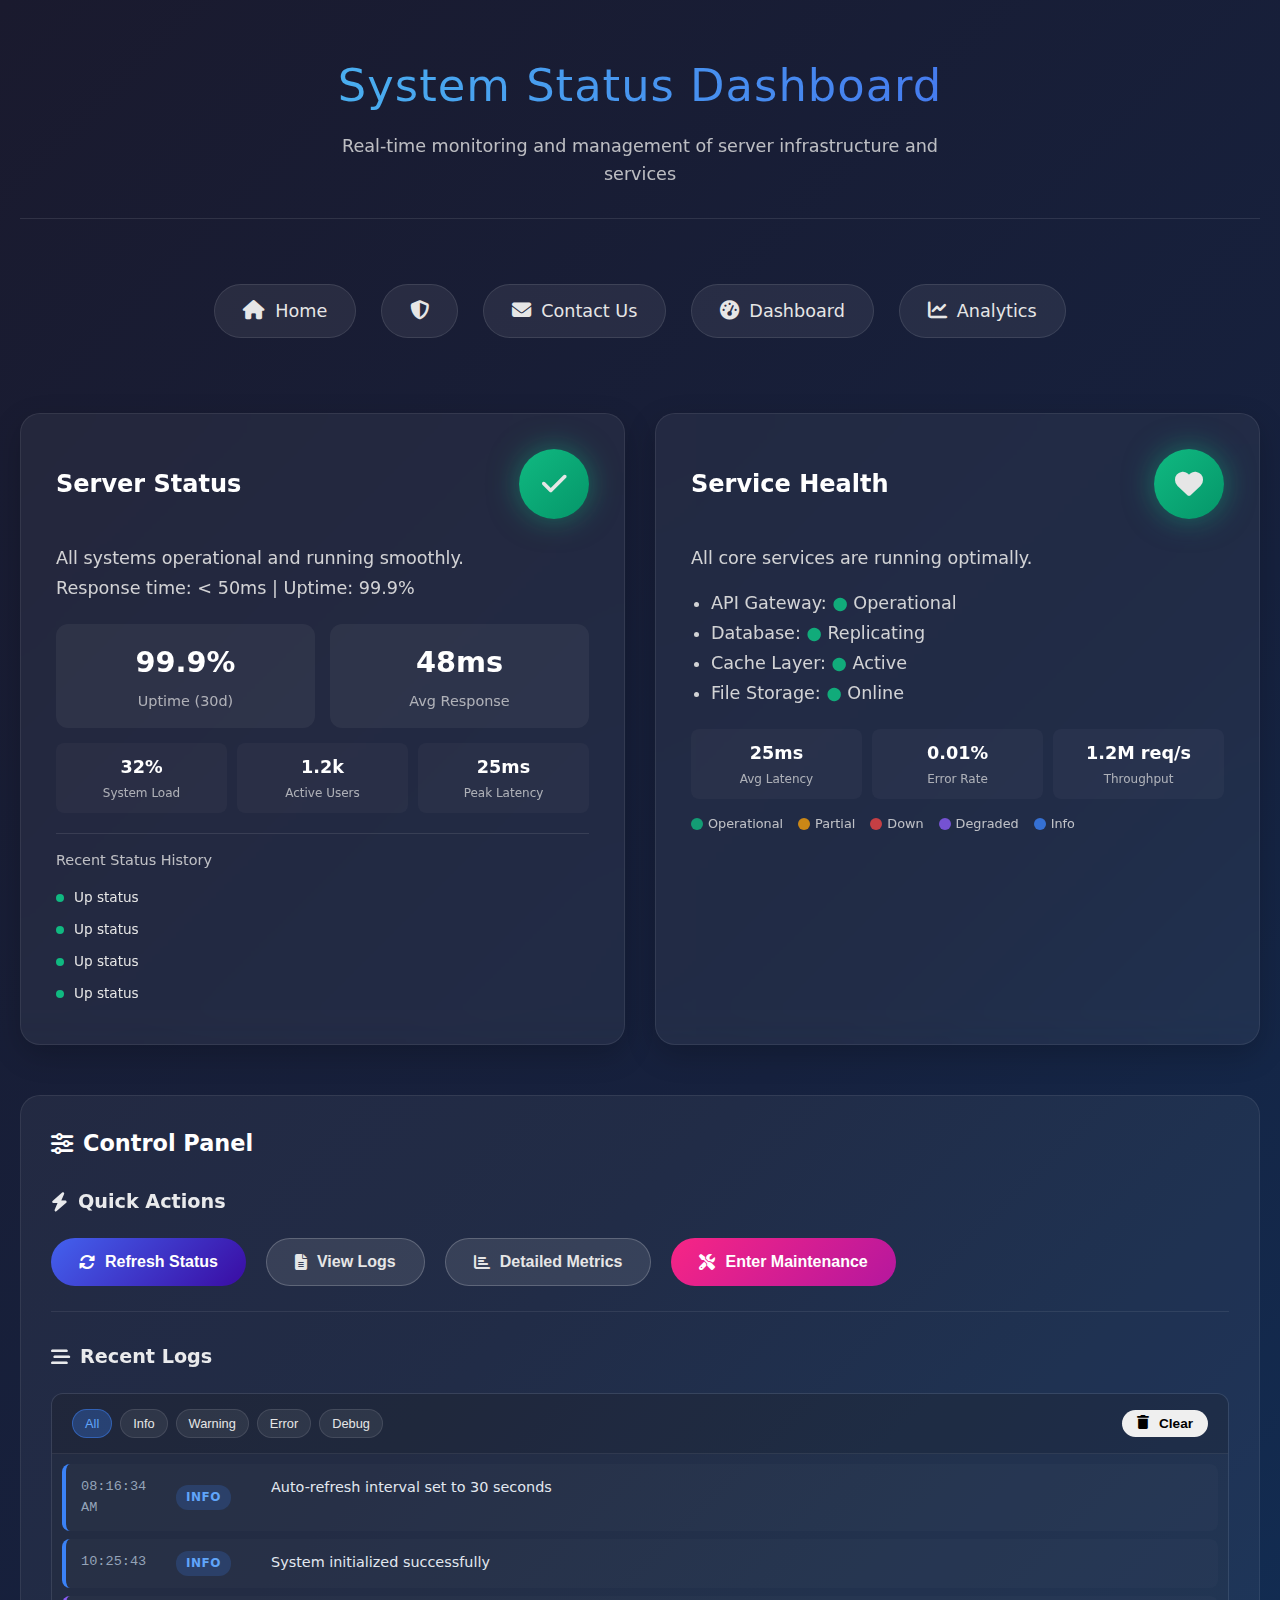
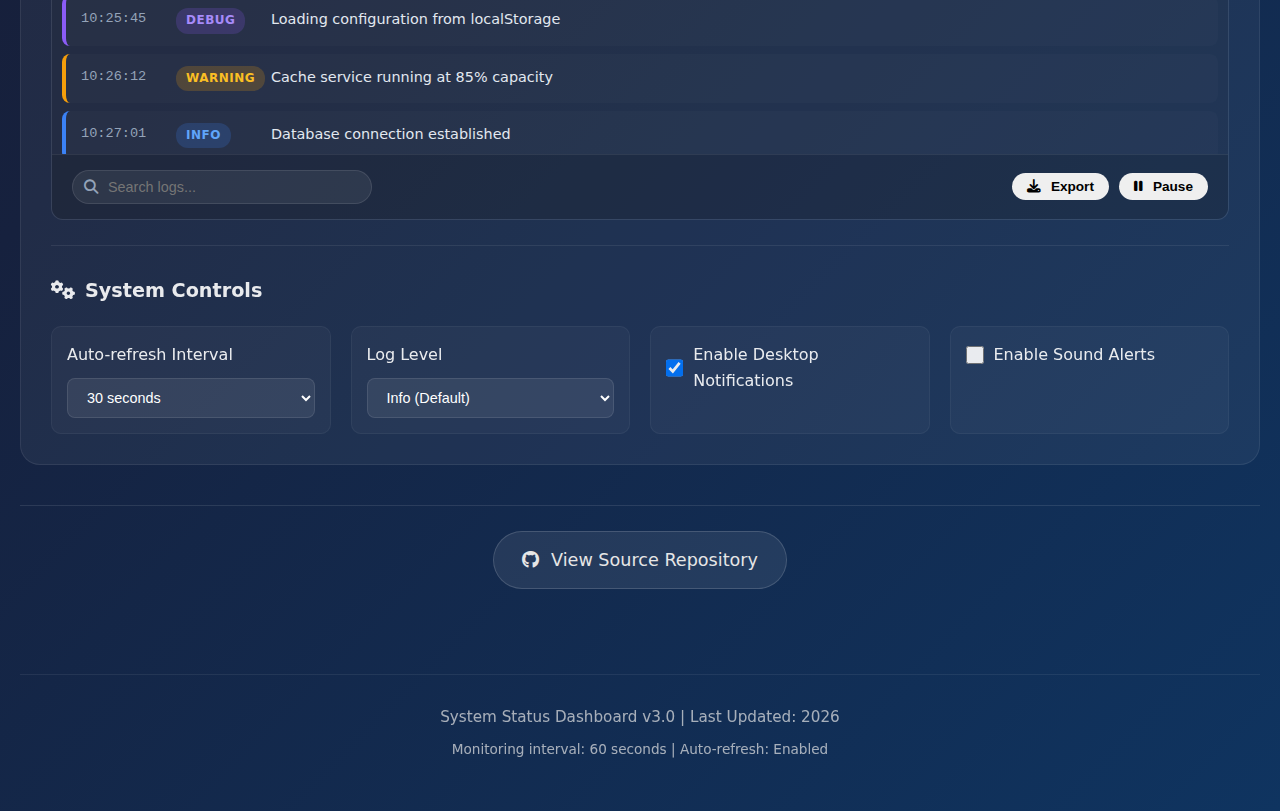
<file: status.html>
<!DOCTYPE html>
<html lang="en">
<head>
    <meta charset="UTF-8">
    <meta name="viewport" content="width=device-width, initial-scale=1.0">
    <title>System Status Dashboard</title>
    <link rel="stylesheet" href="https://cdnjs.cloudflare.com/ajax/libs/font-awesome/6.4.0/css/all.min.css">
    <link rel="stylesheet" href="styles.css">
</head>
<body>
    <!-- ===================================================== -->
    <!-- CONFIGURATION SECTION - Loaded from config.json -->
    <!-- ===================================================== -->
    <script>
        // Default configuration - will be overridden by ConfigSystem
        const SERVER_STATUS = "UP";
        const SERVICE_HEALTH = "UP";
        const SHOW_REPOSITORY = true;
        const LOCKDOWN_ENABLED = true;
    </script>

    <div class="container">
        <header>
            <h1 class="header-title">System Status Dashboard</h1>
            <p class="header-subtitle">Real-time monitoring and management of server infrastructure and services</p>
        </header>

        <!-- Configuration Display Banner -->
        <div class="config-banner">
            <div class="config-title">
                <i class="fas fa-cog"></i>
                Current Configuration
            </div>
            <div class="config-item">
                <span class="config-name">SERVER_STATUS:</span>
                <span class="config-value" id="config-server-status">"UP"</span>
            </div>
            <div class="config-item">
                <span class="config-name">SERVICE_HEALTH:</span>
                <span class="config-value" id="config-service-health">"UP"</span>
            </div>
            <div class="config-item">
                <span class="config-name">SHOW_REPOSITORY:</span>
                <span class="config-value" id="config-show-repo">false</span>
            </div>
        </div>

        <nav>
            <!-- NAVIGATION EXPANSION GUIDE -->
            <a href="Home.html" class="nav-link" id="home-link">
                <i class="fas fa-home"></i>
                Home
            </a>
            <a href="security.html" class="nav-link" id="Home-link">
              <i class="fas fa-shield-alt"></i>  
            </a>
            <a href="#" class="nav-link" id="contact-link">
                <i class="fas fa-envelope"></i>
                Contact Us
            </a>
            <a href="dashboard.html" class="nav-link" id="dashboard-link">
                <i class="fas fa-tachometer-alt"></i>
                Dashboard
            </a>
            <a href="analytics.html" class="nav-link" id="analytics-link">
                <i class="fas fa-chart-line"></i>
                Analytics
            </a>
        </nav>

        <div class="dashboard">
            <!-- Server Status Card -->
            <div class="status-card">
                <div class="status-header">
                    <div class="status-title">Server Status</div>
                    <div class="status-indicator" id="server-status-indicator"></div>
                </div>
                <div class="status-details">
                    <p id="server-status-description">All systems operational and running smoothly.</p>
                    <p>Response time: &lt; 50ms | Uptime: 99.9%</p>
                </div>
                <div class="status-metrics">
                    <div class="metric">
                        <div class="metric-value" id="server-uptime-value">99.9%</div>
                        <div class="metric-label">Uptime (30d)</div>
                    </div>
                    <div class="metric">
                        <div class="metric-value" id="server-response-value">48ms</div>
                        <div class="metric-label">Avg Response</div>
                    </div>
                </div>
                
                <div class="status-extra-metrics">
                    <div class="extra-metric">
                        <div class="extra-metric-value" id="server-load-value">32%</div>
                        <div class="extra-metric-label">System Load</div>
                    </div>
                    <div class="extra-metric">
                        <div class="extra-metric-value" id="server-users-value">1.2k</div>
                        <div class="extra-metric-label">Active Users</div>
                    </div>
                    <div class="extra-metric">
                        <div class="extra-metric-value" id="server-latency-value">25ms</div>
                        <div class="extra-metric-label">Peak Latency</div>
                    </div>
                </div>

                <div class="status-history">
                    <div class="history-title">Recent Status History</div>
                    <div id="server-history"></div>
                </div>
            </div>

            <!-- Service Health Card -->
            <div class="status-card">
                <div class="status-header">
                    <div class="status-title">Service Health</div>
                    <div class="status-indicator" id="service-health-indicator"></div>
                </div>
                <div class="status-details">
                    <p id="service-health-description">All core services are running optimally.</p>
                    <ul style="margin-top: 15px; padding-left: 20px;">
                        <li>API Gateway: <span class="service-status" id="service-1">●</span> Operational</li>
                        <li>Database: <span class="service-status" id="service-2">●</span> Replicating</li>
                        <li>Cache Layer: <span class="service-status" id="service-3">●</span> Active</li>
                        <li>File Storage: <span class="service-status" id="service-4">●</span> Online</li>
                    </ul>
                </div>
                
                <div class="status-extra-metrics">
                    <div class="extra-metric">
                        <div class="extra-metric-value" id="service-latency-value">25ms</div>
                        <div class="extra-metric-label">Avg Latency</div>
                    </div>
                    <div class="extra-metric">
                        <div class="extra-metric-value" id="service-errors-value">0.01%</div>
                        <div class="extra-metric-label">Error Rate</div>
                    </div>
                    <div class="extra-metric">
                        <div class="extra-metric-value" id="service-throughput-value">1.2M</div>
                        <div class="extra-metric-label">Throughput</div>
                    </div>
                </div>

                <div class="status-legend">
                    <div class="legend-item">
                        <div class="legend-color legend-up"></div>
                        <span>Operational</span>
                    </div>
                    <div class="legend-item">
                        <div class="legend-color legend-partial"></div>
                        <span>Partial</span>
                    </div>
                    <div class="legend-item">
                        <div class="legend-color legend-down"></div>
                        <span>Down</span>
                    </div>
                    <div class="legend-item">
                        <div class="legend-color legend-degraded"></div>
                        <span>Degraded</span>
                    </div>
                    <div class="legend-item">
                        <div class="legend-color legend-info"></div>
                        <span>Info</span>
                    </div>
                </div>
            </div>
        </div>

        <!-- Control Panel -->
        <div class="control-panel">
            <h2 class="panel-title"><i class="fas fa-sliders-h"></i> Control Panel</h2>
            
            <!-- Quick Actions -->
            <div class="panel-section">
                <h3 class="section-title"><i class="fas fa-bolt"></i> Quick Actions</h3>
                <div class="button-group">
                    <button class="btn btn-primary" id="refresh-btn">
                        <i class="fas fa-sync-alt"></i>
                        Refresh Status
                    </button>
                    <button class="btn btn-secondary" id="logs-btn">
                        <i class="fas fa-file-alt"></i>
                        View Logs
                    </button>
                    <button class="btn btn-secondary" id="metrics-btn">
                        <i class="fas fa-chart-bar"></i>
                        Detailed Metrics
                    </button>
                    <button class="btn btn-danger" id="maintenance-btn">
                        <i class="fas fa-tools"></i>
                        Maintenance Mode
                    </button>
                </div>
            </div>
            
            <!-- Real-time Logs Display -->
            <div class="panel-section">
                <h3 class="section-title"><i class="fas fa-stream"></i> Recent Logs</h3>
                <div class="logs-container">
                    <div class="logs-header">
                        <div class="log-filter">
                            <button class="filter-btn active" data-filter="all">All</button>
                            <button class="filter-btn" data-filter="info">Info</button>
                            <button class="filter-btn" data-filter="warning">Warning</button>
                            <button class="filter-btn" data-filter="error">Error</button>
                            <button class="filter-btn" data-filter="debug">Debug</button>
                        </div>
                        <button class="btn btn-small" id="clear-logs-btn">
                            <i class="fas fa-trash"></i> Clear
                        </button>
                    </div>
                    <div class="logs-list" id="logs-list">
                        <!-- Logs will be dynamically inserted here -->
                        <div class="log-entry info">
                            <div class="log-time">10:25:43</div>
                            <div class="log-level"><span class="log-badge info">INFO</span></div>
                            <div class="log-message">System initialized successfully</div>
                        </div>
                        <div class="log-entry debug">
                            <div class="log-time">10:25:45</div>
                            <div class="log-level"><span class="log-badge debug">DEBUG</span></div>
                            <div class="log-message">Loading configuration from localStorage</div>
                        </div>
                        <div class="log-entry warning">
                            <div class="log-time">10:26:12</div>
                            <div class="log-level"><span class="log-badge warning">WARN</span></div>
                            <div class="log-message">Cache service running at 85% capacity</div>
                        </div>
                    </div>
                    <div class="logs-controls">
                        <div class="log-search">
                            <input type="text" id="log-search-input" placeholder="Search logs...">
                            <i class="fas fa-search"></i>
                        </div>
                        <div class="log-actions">
                            <button class="btn btn-small" id="export-logs-btn">
                                <i class="fas fa-download"></i> Export
                            </button>
                            <button class="btn btn-small" id="pause-logs-btn">
                                <i class="fas fa-pause"></i> Pause
                            </button>
                        </div>
                    </div>
                </div>
            </div>
            
            <!-- System Controls -->
            <div class="panel-section">
                <h3 class="section-title"><i class="fas fa-cogs"></i> System Controls</h3>
                <div class="system-controls">
                    <div class="control-item">
                        <label class="control-label">Auto-refresh Interval</label>
                        <div class="control-input">
                            <select id="refresh-interval">
                                <option value="10">10 seconds</option>
                                <option value="30" selected>30 seconds</option>
                                <option value="60">1 minute</option>
                                <option value="300">5 minutes</option>
                                <option value="0">Disabled</option>
                            </select>
                        </div>
                    </div>
                    <div class="control-item">
                        <label class="control-label">Log Level</label>
                        <div class="control-input">
                            <select id="log-level-select">
                                <option value="debug">Debug (All logs)</option>
                                <option value="info" selected>Info (Default)</option>
                                <option value="warning">Warning & Errors</option>
                                <option value="error">Errors Only</option>
                            </select>
                        </div>
                    </div>
                    <div class="control-item">
                        <label class="control-label">
                            <input type="checkbox" id="notifications-toggle" checked>
                            Enable Desktop Notifications
                        </label>
                    </div>
                    <div class="control-item">
                        <label class="control-label">
                            <input type="checkbox" id="sound-alerts-toggle">
                            Enable Sound Alerts
                        </label>
                    </div>
                </div>
            </div>
        </div>

        <div class="repo-section">
            <a href="https://github.com/biswasasit14-max/special-robot" class="repo-link" id="repo-link" target="_blank" rel="noopener noreferrer">
                <i class="fab fa-github"></i>
                View Source Repository
            </a>
        </div>

        <footer>
            <p>System Status Dashboard v3.0 | Last Updated: <span id="current-year">2024</span></p>
            <p style="margin-top: 10px; font-size: 0.85rem;">Monitoring interval: 60 seconds | Auto-refresh: Enabled</p>
        </footer>
    </div>

    <!-- Load in this order -->
    <script src="script.js" defer></script>
    <script src="logs.js" defer></script>
    <script src="maintenance.js" defer></script>
    <script src="lockdown.js" defer></script>
</body>

</html>
</file>
<file: styles-2.css>
* {
    margin: 0;
    padding: 0;
    box-sizing: border-box;
}

body {
    font-family: 'Arial', sans-serif;
    overflow: hidden;
    background: linear-gradient(to bottom, #87CEEB 0%, #4A90B5 100%);
}

/* Weather Selection Modal */
.weather-modal {
    position: fixed;
    top: 0;
    left: 0;
    width: 100%;
    height: 100%;
    background: rgba(0,0,0,0.95);
    display: flex;
    justify-content: center;
    align-items: center;
    z-index: 10000;
}

.weather-modal.hidden {
    display: none;
}

.weather-modal-content {
    background: linear-gradient(135deg, #1e5a7d 0%, #0d2b3d 100%);
    padding: 40px;
    border-radius: 20px;
    max-width: 1200px;
    width: 90%;
    max-height: 90vh;
    overflow-y: auto;
    border: 3px solid #4A90B5;
}

.weather-modal-content h2 {
    color: white;
    text-align: center;
    font-size: 36px;
    margin-bottom: 10px;
}

.weather-note {
    text-align: center;
    color: #aaa;
    margin-bottom: 30px;
    font-size: 16px;
}

.weather-options {
    display: grid;
    grid-template-columns: repeat(auto-fit, minmax(250px, 1fr));
    gap: 20px;
}

.weather-option {
    background: rgba(255,255,255,0.05);
    border: 2px solid rgba(74, 144, 181, 0.3);
    border-radius: 15px;
    padding: 25px;
    text-align: center;
    cursor: pointer;
    transition: all 0.3s;
}

.weather-option:hover {
    background: rgba(74, 144, 181, 0.2);
    border-color: #4A90B5;
    transform: translateY(-5px);
    box-shadow: 0 10px 30px rgba(74, 144, 181, 0.4);
}

.weather-icon-large {
    font-size: 64px;
    margin-bottom: 15px;
}

.weather-option h3 {
    color: white;
    font-size: 24px;
    margin-bottom: 10px;
}

.weather-option p {
    color: #ccc;
    margin-bottom: 15px;
    font-size: 14px;
}

.weather-option ul {
    list-style: none;
    text-align: left;
    color: #aaa;
}

.weather-option ul li {
    padding: 5px 0;
    font-size: 13px;
}

.weather-option ul li:before {
    content: "• ";
    color: #4A90B5;
    font-weight: bold;
    margin-right: 5px;
}

#ocean {
    width: 100%;
    height: 100vh;
    position: fixed;
    background: linear-gradient(to bottom, #1e5a7d 0%, #0d2b3d 100%);
    overflow: hidden;
    top: 0;
    left: 0;
}

#harbor-container {
    position: absolute;
    width: 10000px;
    height: 100vh;
    top: 0;
    left: 0;
    transition: none;
}

.wave {
    position: absolute;
    bottom: 0;
    left: 0;
    width: 200%;
    height: 150px;
    background: url('data:image/svg+xml,<svg xmlns="http://www.w3.org/2000/svg" viewBox="0 0 1200 120"><path d="M0,50 Q300,10 600,50 T1200,50 L1200,120 L0,120 Z" fill="%232c5f7f"/></svg>');
    background-size: 600px 150px;
    animation: wave-move 8s linear infinite;
    opacity: 0.5;
}

.wave:nth-child(2) {
    bottom: 10px;
    animation: wave-move 6s linear infinite reverse;
    opacity: 0.7;
}

@keyframes wave-move {
    0% { transform: translateX(0); }
    100% { transform: translateX(-600px); }
}

#boat {
    position: absolute;
    bottom: 80px;
    left: 100px;
    width: 80px;
    height: 60px;
    transition: left 0.3s ease-out, bottom 0.3s ease-in-out, transform 0.5s ease-out;
    z-index: 10;
}

#boat.sinking {
    animation: sink 2s ease-in forwards;
}

@keyframes sink {
    0% {
        transform: translateY(0) rotate(0deg);
        opacity: 1;
    }
    50% {
        transform: translateY(20px) rotate(-15deg);
        opacity: 0.8;
    }
    100% {
        transform: translateY(150px) rotate(-25deg);
        opacity: 0;
    }
}

.boat-body {
    width: 80px;
    height: 40px;
    background: #8B4513;
    border-radius: 0 0 40px 40px;
    position: relative;
    box-shadow: 0 4px 10px rgba(0,0,0,0.3);
}

.boat-deck {
    width: 60px;
    height: 15px;
    background: #654321;
    position: absolute;
    top: -10px;
    left: 10px;
    border-radius: 5px;
}

.sail {
    width: 0;
    height: 0;
    border-left: 15px solid transparent;
    border-right: 15px solid transparent;
    border-bottom: 40px solid #f0f0f0;
    position: absolute;
    top: -50px;
    left: 25px;
}

.damage-overlay {
    position: absolute;
    top: 0;
    left: 0;
    width: 100%;
    height: 100%;
    background: radial-gradient(circle, rgba(139,0,0,0.3) 0%, transparent 70%);
    opacity: 0;
    transition: opacity 0.3s;
    pointer-events: none;
    border-radius: 0 0 40px 40px;
}

.lightning-bolt {
    position: absolute;
    width: 50px;
    height: 100px;
    display: none;
    z-index: 100;
    filter: drop-shadow(0 0 10px #FFD700);
    animation: lightning-strike 0.4s ease-out;
}

@keyframes lightning-strike {
    0% {
        opacity: 0;
        transform: translateY(-50px) scale(0.5);
    }
    50% {
        opacity: 1;
        transform: translateY(0) scale(1.2);
    }
    100% {
        opacity: 0;
        transform: translateY(20px) scale(1);
    }
}

.flash {
    position: absolute;
    top: 0;
    left: 0;
    width: 100%;
    height: 100%;
    background: rgba(255,255,255,0.8);
    pointer-events: none;
    z-index: 99;
    animation: flash-effect 0.2s ease-out;
}

@keyframes flash-effect {
    0%, 100% { opacity: 0; }
    50% { opacity: 1; }
}

/* On-screen Controls */
#on-screen-controls {
    position: absolute;
    bottom: 120px;
    left: 50%;
    transform: translateX(-50%);
    display: flex;
    gap: 20px;
    align-items: center;
    z-index: 20;
}

.control-center {
    display: flex;
    flex-direction: column;
    gap: 10px;
}

.control-btn {
    width: 60px;
    height: 60px;
    background: rgba(74, 144, 181, 0.7);
    border: 3px solid rgba(255,255,255,0.5);
    border-radius: 50%;
    color: white;
    font-size: 28px;
    cursor: pointer;
    transition: all 0.2s;
    display: flex;
    align-items: center;
    justify-content: center;
    backdrop-filter: blur(5px);
}

.control-btn:hover {
    background: rgba(74, 144, 181, 0.9);
    transform: scale(1.1);
    box-shadow: 0 0 20px rgba(74, 144, 181, 0.8);
}

.control-btn:active {
    transform: scale(0.95);
}

.control-btn.active {
    background: rgba(34, 197, 94, 0.8);
    border-color: rgba(34, 197, 94, 1);
    box-shadow: 0 0 20px rgba(34, 197, 94, 0.8);
}

/* Control Legend */
#control-legend {
    position: absolute;
    top: 20px;
    left: 20px;
    background: rgba(0,0,0,0.85);
    padding: 15px 20px;
    border-radius: 10px;
    border: 2px solid rgba(74, 144, 181, 0.5);
    z-index: 100;
}

.legend-item {
    display: flex;
    align-items: center;
    gap: 10px;
    margin: 5px 0;
    color: white;
    font-size: 13px;
}

.legend-key {
    background: rgba(74, 144, 181, 0.3);
    padding: 4px 10px;
    border-radius: 5px;
    font-weight: bold;
    border: 1px solid rgba(74, 144, 181, 0.6);
    min-width: 60px;
    text-align: center;
}

.legend-text {
    color: #ccc;
}

#splash-container {
    position: absolute;
    bottom: 80px;
    left: 100px;
    width: 100px;
    height: 100px;
    pointer-events: none;
    display: none;
}

.splash {
    position: absolute;
    width: 20px;
    height: 20px;
    background: rgba(255,255,255,0.7);
    border-radius: 50%;
}

.splash-1 {
    animation: splash-anim 1s ease-out;
    left: 30px;
}

.splash-2 {
    animation: splash-anim 1s ease-out 0.1s;
    left: 50px;
}

.splash-3 {
    animation: splash-anim 1s ease-out 0.2s;
    left: 40px;
}

@keyframes splash-anim {
    0% {
        transform: translateY(0) scale(0);
        opacity: 1;
    }
    50% {
        transform: translateY(-40px) scale(1.5);
        opacity: 0.8;
    }
    100% {
        transform: translateY(-60px) scale(2);
        opacity: 0;
    }
}

.harbor {
    position: absolute;
    bottom: 50px;
    width: 120px;
    height: 80px;
    cursor: pointer;
    transition: transform 0.3s;
}

.harbor:hover {
    transform: scale(1.1);
}

.harbor.nearby {
    transform: scale(1.3);
    filter: drop-shadow(0 0 15px rgba(74, 144, 181, 0.8));
}

.harbor-structure {
    width: 100%;
    height: 60px;
    background: #8B4513;
    border-radius: 5px;
    position: relative;
    box-shadow: 0 5px 15px rgba(0,0,0,0.4);
}

.harbor-roof {
    width: 110%;
    height: 20px;
    background: #654321;
    position: absolute;
    top: -15px;
    left: -5%;
    border-radius: 5px 5px 0 0;
}

.harbor-label {
    position: absolute;
    top: -40px;
    left: 50%;
    transform: translateX(-50%);
    background: rgba(0,0,0,0.7);
    color: white;
    padding: 5px 10px;
    border-radius: 5px;
    font-size: 14px;
    white-space: nowrap;
    pointer-events: none;
}

.harbor.nearby .harbor-label {
    background: rgba(34, 197, 94, 0.9);
    font-weight: bold;
}

.harbor.disabled {
    opacity: 0.3;
    cursor: not-allowed;
}

.harbor.disabled .harbor-label {
    background: rgba(255,0,0,0.7);
}

#weather-info {
    position: absolute;
    top: 20px;
    right: 20px;
    background: rgba(0,0,0,0.85);
    color: white;
    padding: 15px;
    border-radius: 10px;
    font-size: 14px;
    z-index: 100;
    border: 2px solid rgba(74, 144, 181, 0.5);
}

.weather-header {
    display: flex;
    align-items: center;
    gap: 5px;
    margin-bottom: 8px;
}

.weather-icon {
    font-size: 24px;
}

.rain {
    position: absolute;
    top: 0;
    left: 0;
    width: 100%;
    height: 100%;
    pointer-events: none;
    display: none;
}

.raindrop {
    position: absolute;
    width: 2px;
    height: 15px;
    background: linear-gradient(to bottom, transparent, rgba(255,255,255,0.6));
    animation: fall linear infinite;
}

@keyframes fall {
    to {
        transform: translateY(100vh);
    }
}

#link-nav {
    position: absolute;
    top: 50%;
    left: 20px;
    transform: translateY(-50%);
    background: rgba(0,0,0,0.85);
    padding: 20px;
    border-radius: 10px;
    z-index: 100;
    border: 2px solid rgba(74, 144, 181, 0.5);
}

#link-nav a {
    display: block;
    color: #4A90B5;
    text-decoration: none;
    padding: 8px 12px;
    margin: 5px 0;
    background: rgba(255,255,255,0.9);
    border-radius: 5px;
    transition: all 0.3s;
}

#link-nav a:hover {
    background: #4A90B5;
    color: white;
    transform: translateX(5px);
}

#link-nav a.disabled {
    opacity: 0.3;
    cursor: not-allowed;
    pointer-events: none;
}

#distance-meter {
    position: absolute;
    top: 120px;
    left: 50%;
    transform: translateX(-50%);
    background: rgba(0,0,0,0.85);
    color: white;
    padding: 15px 30px;
    border-radius: 10px;
    font-size: 18px;
    font-weight: bold;
    z-index: 100;
    text-align: center;
    min-width: 300px;
    border: 2px solid rgba(74, 144, 181, 0.5);
}

#distance-meter .label {
    font-size: 12px;
    opacity: 0.7;
    margin-bottom: 5px;
}

#distance-meter .distance {
    font-size: 24px;
    color: #4A90B5;
}

#boat-integrity {
    position: absolute;
    top: 120px;
    right: 20px;
    background: rgba(0,0,0,0.85);
    color: white;
    padding: 15px;
    border-radius: 10px;
    font-size: 14px;
    z-index: 100;
    min-width: 200px;
    border: 2px solid rgba(74, 144, 181, 0.5);
}

#boat-integrity .label {
    font-size: 12px;
    margin-bottom: 8px;
    font-weight: bold;
}

.integrity-bar {
    width: 100%;
    height: 20px;
    background: rgba(255,255,255,0.2);
    border-radius: 10px;
    overflow: hidden;
    margin-bottom: 5px;
}

.integrity-fill {
    height: 100%;
    background: linear-gradient(90deg, #4ade80 0%, #22c55e 100%);
    transition: width 0.5s ease, background 0.5s ease;
    width: 100%;
}

.integrity-fill.damaged {
    background: linear-gradient(90deg, #fbbf24 0%, #f59e0b 100%);
}

.integrity-fill.critical {
    background: linear-gradient(90deg, #ef4444 0%, #dc2626 100%);
}

.percentage {
    text-align: right;
    font-size: 16px;
    font-weight: bold;
    color: #4ade80;
}

.percentage.damaged {
    color: #fbbf24;
}

.percentage.critical {
    color: #ef4444;
    animation: pulse 1s infinite;
}

@keyframes pulse {
    0%, 100% { opacity: 1; }
    50% { opacity: 0.5; }
}

#game-over {
    position: fixed;
    top: 0;
    left: 0;
    width: 100%;
    height: 100%;
    background: rgba(0,0,0,0.9);
    display: flex;
    justify-content: center;
    align-items: center;
    z-index: 1000;
}

#game-over.hidden {
    display: none;
}

.game-over-content {
    background: rgba(13,43,61,0.95);
    padding: 50px;
    border-radius: 20px;
    text-align: center;
    border: 3px solid #4A90B5;
    animation: fadeIn 0.5s ease-out;
}

@keyframes fadeIn {
    from {
        opacity: 0;
        transform: scale(0.8);
    }
    to {
        opacity: 1;
        transform: scale(1);
    }
}

.game-over-content h1 {
    color: #4A90B5;
    font-size: 48px;
    margin-bottom: 20px;
}

.game-over-content p {
    color: white;
    font-size: 20px;
    margin-bottom: 30px;
}

#restart-btn {
    background: #4A90B5;
    color: white;
    border: none;
    padding: 15px 40px;
    font-size: 18px;
    border-radius: 10px;
    cursor: pointer;
    transition: all 0.3s;
    font-weight: bold;
}

#restart-btn:hover {
    background: #5ba3ca;
    transform: scale(1.05);
}

@media (max-width: 768px) {
    #boat {
        width: 60px;
        height: 45px;
        bottom: 60px;
        left: 50px;
    }

    .boat-body {
        width: 60px;
        height: 30px;
    }

    .boat-deck {
        width: 45px;
        height: 12px;
        left: 7.5px;
    }

    .sail {
        border-left: 12px solid transparent;
        border-right: 12px solid transparent;
        border-bottom: 30px solid #f0f0f0;
        left: 18px;
    }

    .harbor {
        width: 90px;
        height: 60px;
        bottom: 40px;
    }

    .harbor-structure {
        height: 45px;
    }

    .harbor-label {
        font-size: 11px;
        padding: 3px 6px;
    }

    #weather-info, #boat-integrity, #control-legend {
        font-size: 11px;
        padding: 10px;
    }

    #link-nav {
        font-size: 12px;
        padding: 10px;
        left: 10px;
</file>
<file: Project_Roup/styles.css>
* {
    margin: 0;
    padding: 0;
    box-sizing: border-box;
}

a { 
    text-decoration: none;
    color: white; 
}

.config-banner { display: none;}

body {
    font-family: 'Segoe UI', system-ui, -apple-system, sans-serif;
    min-height: 100vh;
    background: linear-gradient(135deg, #1a1a2e 0%, #16213e 50%, #0f3460 100%);
    color: #e6e6e6;
    line-height: 1.6;
}

.container {
    max-width: 1400px;
    margin: 0 auto;
    padding: 20px;
}

/* Header */
header {
    text-align: center;
    padding: 30px 0;
    margin-bottom: 40px;
    border-bottom: 1px solid rgba(255, 255, 255, 0.1);
}

.header-title {
    font-size: 2.8rem;
    font-weight: 300;
    letter-spacing: 1px;
    margin-bottom: 10px;
    background: linear-gradient(to right, #4cc9f0, #4361ee);
    -webkit-background-clip: text;
    -webkit-text-fill-color: transparent;
    background-clip: text;
    color: transparent;
    color: #4cc9f0;
}

.header-subtitle {
    font-size: 1.1rem;
    opacity: 0.8;
    font-weight: 300;
    max-width: 600px;
    margin: 0 auto;
}

/* Configuration Banner */
.config-banner {
    background: rgba(0, 0, 0, 0.3);
    border: 1px solid rgba(255, 255, 255, 0.1);
    border-radius: 10px;
    padding: 15px;
    margin: 20px auto 30px;
    max-width: 800px;
    font-family: 'Courier New', monospace;
    font-size: 0.9rem;
}

.config-title {
    color: #4cc9f0;
    margin-bottom: 10px;
    font-weight: bold;
    display: flex;
    align-items: center;
    gap: 8px;
}

.config-item {
    display: flex;
    justify-content: space-between;
    padding: 8px 0;
    border-bottom: 1px solid rgba(255, 255, 255, 0.05);
}

.config-name {
    color: #f72585;
}

.config-value {
    color: #10B981;
    font-weight: bold;
}

/* Navigation */
nav {
    display: flex;
    justify-content: center;
    gap: 25px;
    padding: 25px 0;
    margin-bottom: 50px;
    flex-wrap: wrap;
}

.nav-link {
    color: #e6e6e6;
    text-decoration: none;
    font-size: 1.1rem;
    font-weight: 500;
    padding: 12px 28px;
    border-radius: 50px;
    transition: all 0.3s cubic-bezier(0.4, 0, 0.2, 1);
    background: rgba(255, 255, 255, 0.07);
    border: 1px solid rgba(255, 255, 255, 0.1);
    display: flex;
    align-items: center;
    gap: 10px;
}

.nav-link i {
    font-size: 1.2rem;
}

.nav-link:hover:not(.disabled) {
    background: rgba(255, 255, 255, 0.15);
    transform: translateY(-3px);
    box-shadow: 0 10px 20px rgba(0, 0, 0, 0.2);
}

.dim {
    opacity: 0.7;
    background: rgba(255, 255, 255, 0.05) !important;
}

.disabled {
    opacity: 0.3;
    cursor: not-allowed;
    pointer-events: none;
}

/* Main Content */
.dashboard {
    display: grid;
    grid-template-columns: repeat(auto-fit, minmax(350px, 1fr));
    gap: 30px;
    margin-bottom: 50px;
}

/* Status Cards */
.status-card {
    background: rgba(255, 255, 255, 0.05);
    backdrop-filter: blur(15px);
    border-radius: 20px;
    padding: 35px;
    box-shadow: 0 10px 30px rgba(0, 0, 0, 0.2);
    border: 1px solid rgba(255, 255, 255, 0.08);
    transition: transform 0.3s ease, box-shadow 0.3s ease;
}

.status-card:hover {
    transform: translateY(-5px);
    box-shadow: 0 15px 35px rgba(0, 0, 0, 0.3);
}

.status-header {
    display: flex;
    align-items: center;
    justify-content: space-between;
    margin-bottom: 25px;
}

.status-title {
    font-size: 1.5rem;
    font-weight: 600;
    color: #ffffff;
}

/* Status Indicators */
.status-indicator {
    width: 70px;
    height: 70px;
    border-radius: 50%;
    display: flex;
    align-items: center;
    justify-content: center;
    font-size: 28px;
    transition: all 0.5s cubic-bezier(0.4, 0, 0.2, 1);
    position: relative;
}

.status-indicator::after {
    content: '';
    position: absolute;
    width: 100%;
    height: 100%;
    border-radius: 50%;
    opacity: 0;
    transition: opacity 0.5s ease;
}

/* Status Colors */
.status-up {
    background: linear-gradient(135deg, #10B981, #059669);
    box-shadow: 0 0 30px rgba(16, 185, 129, 0.5);
}

.status-partial {
    background: linear-gradient(135deg, #F59E0B, #D97706);
    box-shadow: 0 0 30px rgba(245, 158, 11, 0.5);
}

.status-down {
    background: linear-gradient(135deg, #EF4444, #DC2626);
    box-shadow: 0 0 30px rgba(239, 68, 68, 0.5);
}

.status-warning {
    background: linear-gradient(135deg, #F59E0B, #D97706);
    box-shadow: 0 0 30px rgba(245, 158, 11, 0.5);
}

.status-critical {
    background: linear-gradient(135deg, #DC2626, #B91C1C);
    box-shadow: 0 0 30px rgba(220, 38, 38, 0.5);
}

.status-degraded {
    background: linear-gradient(135deg, #8B5CF6, #7C3AED);
    box-shadow: 0 0 30px rgba(139, 92, 246, 0.5);
}

.status-info {
    background: linear-gradient(135deg, #3B82F6, #1D4ED8);
    box-shadow: 0 0 30px rgba(59, 130, 246, 0.5);
}

.status-indicator:hover::after {
    opacity: 1;
}

/* Animations */
@keyframes pulse {
    0% { transform: scale(1); box-shadow: 0 0 30px rgba(220, 38, 38, 0.5); }
    50% { transform: scale(1.05); box-shadow: 0 0 40px rgba(220, 38, 38, 0.7); }
    100% { transform: scale(1); box-shadow: 0 0 30px rgba(220, 38, 38, 0.5); }
}

.status-critical.pulse {
    animation: pulse 2s infinite;
}

@keyframes blink {
    0%, 100% { opacity: 1; }
    50% { opacity: 0.7; }
}

.status-warning.blink {
    animation: blink 1.5s infinite;
}

@keyframes spin {
    0% { transform: rotate(0deg); }
    100% { transform: rotate(360deg); }
}

.spinner {
    animation: spin 1.2s linear infinite;
}

/* Status Details */
.status-details {
    font-size: 1.1rem;
    line-height: 1.7;
    opacity: 0.9;
    margin-bottom: 20px;
}

/* Metrics */
.status-metrics {
    display: grid;
    grid-template-columns: repeat(2, 1fr);
    gap: 15px;
    margin-top: 20px;
}

.metric {
    background: rgba(255, 255, 255, 0.05);
    padding: 15px;
    border-radius: 12px;
    text-align: center;
}

.metric-value {
    font-size: 1.8rem;
    font-weight: 700;
    color: #ffffff;
    margin-bottom: 5px;
}

.metric-label {
    font-size: 0.9rem;
    opacity: 0.7;
}

/* Extra Metrics */
.status-extra-metrics {
    display: grid;
    grid-template-columns: repeat(3, 1fr);
    gap: 10px;
    margin-top: 15px;
}

.extra-metric {
    background: rgba(255, 255, 255, 0.03);
    padding: 10px;
    border-radius: 8px;
    text-align: center;
}

.extra-metric-value {
    font-size: 1.1rem;
    font-weight: 600;
    color: #ffffff;
}

.extra-metric-label {
    font-size: 0.75rem;
    opacity: 0.7;
    margin-top: 3px;
}

/* Status History */
.status-history {
    margin-top: 20px;
    padding-top: 15px;
    border-top: 1px solid rgba(255, 255, 255, 0.1);
}

.history-title {
    font-size: 0.9rem;
    opacity: 0.8;
    margin-bottom: 10px;
}

.history-item {
    display: flex;
    align-items: center;
    gap: 10px;
    padding: 5px 0;
    font-size: 0.85rem;
}

.history-dot {
    width: 8px;
    height: 8px;
    border-radius: 50%;
}

.history-dot.up { background: #10B981; }
.history-dot.warning { background: #F59E0B; }
.history-dot.critical { background: #EF4444; }
.history-dot.degraded { background: #8B5CF6; }
.history-dot.info { background: #3B82F6; }

/* Status Legend */
.status-legend {
    display: flex;
    gap: 15px;
    margin-top: 15px;
    flex-wrap: wrap;
}

.legend-item {
    display: flex;
    align-items: center;
    gap: 5px;
    font-size: 0.8rem;
    opacity: 0.8;
}

.legend-color {
    width: 12px;
    height: 12px;
    border-radius: 50%;
}

.legend-up { background: #10B981; }
.legend-partial { background: #F59E0B; }
.legend-down { background: #EF4444; }
.legend-degraded { background: #8B5CF6; }
.legend-info { background: #3B82F6; }

/* Control Panel */
.control-panel {
    background: rgba(255, 255, 255, 0.05);
    border-radius: 20px;
    padding: 30px;
    margin-bottom: 40px;
    border: 1px solid rgba(255, 255, 255, 0.08);
}

.panel-title {
    font-size: 1.4rem;
    margin-bottom: 25px;
    color: #ffffff;
    display: flex;
    align-items: center;
    gap: 10px;
}

.button-group {
    display: flex;
    gap: 20px;
    flex-wrap: wrap;
}

.btn {
    padding: 14px 28px;
    border-radius: 50px;
    border: none;
    font-size: 1rem;
    font-weight: 600;
    cursor: pointer;
    transition: all 0.3s ease;
    display: flex;
    align-items: center;
    gap: 10px;
}

.btn-primary {
    background: linear-gradient(135deg, #4361ee, #3a0ca3);
    color: white;
}

.btn-primary:hover {
    background: linear-gradient(135deg, #3a56d4, #2d0b8c);
    transform: translateY(-2px);
    box-shadow: 0 8px 20px rgba(58, 12, 163, 0.3);
}

.btn-secondary {
    background: rgba(255, 255, 255, 0.1);
    color: #e6e6e6;
    border: 1px solid rgba(255, 255, 255, 0.2);
}

.btn-secondary:hover {
    background: rgba(255, 255, 255, 0.15);
    transform: translateY(-2px);
}

.btn-danger {
    background: linear-gradient(135deg, #f72585, #b5179e);
    color: white;
}

.btn-danger:hover {
    background: linear-gradient(135deg, #e11575, #9e158e);
    transform: translateY(-2px);
    box-shadow: 0 8px 20px rgba(241, 21, 117, 0.3);
}

/* Repository Link */
.repo-section {
    text-align: center;
    padding: 25px;
    margin-top: 40px;
    border-top: 1px solid rgba(255, 255, 255, 0.1);
}

.repo-link {
    display: inline-flex;
    align-items: center;
    gap: 12px;
    padding: 14px 28px;
    background: rgba(255, 255, 255, 0.08);
    border-radius: 50px;
    color: #e6e6e6;
    text-decoration: none;
    font-size: 1.1rem;
    transition: all 0.3s ease;
    border: 1px solid rgba(255, 255, 255, 0.15);
}

.repo-link:hover {
    background: rgba(255, 255, 255, 0.12);
    transform: translateY(-3px);
    box-shadow: 0 10px 25px rgba(0, 0, 0, 0.2);
}

.repo-link.disabled {
    opacity: 0.4;
    pointer-events: none;
    cursor: not-allowed;
}

/* Footer */
footer {
    text-align: center;
    margin-top: 60px;
    padding: 30px 0;
    border-top: 1px solid rgba(255, 255, 255, 0.1);
    font-size: 0.95rem;
    opacity: 0.7;
}

/* Responsive */
@media (max-width: 768px) {
    .dashboard { grid-template-columns: 1fr; }
    nav { flex-direction: column; align-items: center; gap: 15px; }
    .nav-link { width: 100%; max-width: 300px; justify-content: center; }
    .button-group { flex-direction: column; }
    .btn { justify-content: center; }
    .header-title { font-size: 2.2rem; }
    .config-banner { padding: 10px; font-size: 0.8rem; }
    .status-extra-metrics { grid-template-columns: repeat(2, 1fr); }
    .status-legend { justify-content: center; }
}

.btn-warning {
    background: linear-gradient(135deg, #F59E0B, #D97706);
    color: white;
}

.btn-warning:hover {
    background: linear-gradient(135deg, #D97706, #B45309);
    transform: translateY(-2px);
    box-shadow: 0 8px 20px rgba(245, 158, 11, 0.3);
}

/* Control Panel Sections */
.panel-section {
    margin-bottom: 30px;
    padding-bottom: 25px;
    border-bottom: 1px solid rgba(255, 255, 255, 0.08);
}

.panel-section:last-child {
    margin-bottom: 0;
    padding-bottom: 0;
    border-bottom: none;
}

.section-title {
    font-size: 1.2rem;
    margin-bottom: 20px;
    color: #ffffff;
    display: flex;
    align-items: center;
    gap: 10px;
    opacity: 0.9;
}

/* Logs Container */
.logs-container {
    background: rgba(255, 255, 255, 0.03);
    border-radius: 12px;
    border: 1px solid rgba(255, 255, 255, 0.08);
    overflow: hidden;
}

.logs-header {
    display: flex;
    justify-content: space-between;
    align-items: center;
    padding: 15px 20px;
    background: rgba(0, 0, 0, 0.2);
    border-bottom: 1px solid rgba(255, 255, 255, 0.08);
}

.log-filter {
    display: flex;
    gap: 8px;
    flex-wrap: wrap;
}

.filter-btn {
    padding: 6px 12px;
    background: rgba(255, 255, 255, 0.07);
    border: 1px solid rgba(255, 255, 255, 0.1);
    color: #e6e6e6;
    border-radius: 20px;
    font-size: 0.8rem;
    cursor: pointer;
    transition: all 0.3s ease;
}

.filter-btn:hover {
    background: rgba(255, 255, 255, 0.12);
}

.filter-btn.active {
    background: rgba(59, 130, 246, 0.3);
    border-color: rgba(59, 130, 246, 0.5);
    color: #60a5fa;
}

.btn-small {
    padding: 6px 15px;
    font-size: 0.85rem;
}

/* Logs List */
.logs-list {
    max-height: 300px;
    overflow-y: auto;
    padding: 10px;
    background: rgba(0, 0, 0, 0.1);
}

.logs-list::-webkit-scrollbar {
    width: 6px;
}

.logs-list::-webkit-scrollbar-track {
    background: rgba(255, 255, 255, 0.05);
    border-radius: 3px;
}

.logs-list::-webkit-scrollbar-thumb {
    background: rgba(255, 255, 255, 0.2);
    border-radius: 3px;
}

.log-entry {
    display: grid;
    grid-template-columns: 80px 80px 1fr;
    gap: 15px;
    padding: 12px 15px;
    margin-bottom: 8px;
    background: rgba(255, 255, 255, 0.02);
    border-radius: 8px;
    border-left: 4px solid transparent;
    font-size: 0.9rem;
    transition: all 0.3s ease;
}

.log-entry:hover {
    background: rgba(255, 255, 255, 0.05);
}

.log-entry.info {
    border-left-color: #3B82F6;
}

.log-entry.warning {
    border-left-color: #F59E0B;
}

.log-entry.error {
    border-left-color: #EF4444;
}

.log-entry.debug {
    border-left-color: #8B5CF6;
}

.log-entry.critical {
    border-left-color: #DC2626;
}

.log-time {
    color: #94a3b8;
    font-family: 'Courier New', monospace;
    font-size: 0.85rem;
}

.log-level {
    display: flex;
    align-items: center;
}

.log-badge {
    padding: 3px 10px;
    border-radius: 12px;
    font-size: 0.75rem;
    font-weight: 600;
    text-transform: uppercase;
    letter-spacing: 0.5px;
}

.log-badge.info {
    background: rgba(59, 130, 246, 0.2);
    color: #60a5fa;
}

.log-badge.warning {
    background: rgba(245, 158, 11, 0.2);
    color: #fbbf24;
}

.log-badge.error {
    background: rgba(239, 68, 68, 0.2);
    color: #f87171;
}

.log-badge.debug {
    background: rgba(139, 92, 246, 0.2);
    color: #a78bfa;
}

.log-badge.critical {
    background: rgba(220, 38, 38, 0.2);
    color: #fca5a5;
}

.log-message {
    color: #e2e8f0;
    overflow: hidden;
    text-overflow: ellipsis;
    white-space: nowrap;
}

/* Logs Controls */
.logs-controls {
    display: flex;
    justify-content: space-between;
    align-items: center;
    padding: 15px 20px;
    background: rgba(0, 0, 0, 0.2);
    border-top: 1px solid rgba(255, 255, 255, 0.08);
}

.log-search {
    position: relative;
    width: 300px;
}

.log-search input {
    width: 100%;
    padding: 8px 15px 8px 35px;
    background: rgba(255, 255, 255, 0.07);
    border: 1px solid rgba(255, 255, 255, 0.1);
    border-radius: 20px;
    color: white;
    font-size: 0.9rem;
    outline: none;
}

.log-search i {
    position: absolute;
    left: 12px;
    top: 50%;
    transform: translateY(-50%);
    color: #94a3b8;
    font-size: 0.9rem;
}

.log-actions {
    display: flex;
    gap: 10px;
}

/* System Controls */
.system-controls {
    display: grid;
    grid-template-columns: repeat(auto-fit, minmax(250px, 1fr));
    gap: 20px;
}

.control-item {
    background: rgba(255, 255, 255, 0.03);
    padding: 15px;
    border-radius: 10px;
    border: 1px solid rgba(255, 255, 255, 0.05);
}

.control-label {
    display: block;
    margin-bottom: 10px;
    font-weight: 500;
    color: #ffffff;
    opacity: 0.9;
}

.control-input select,
.control-input input {
    width: 100%;
    padding: 10px 15px;
    background: rgba(255, 255, 255, 0.07);
    border: 1px solid rgba(255, 255, 255, 0.1);
    border-radius: 8px;
    color: white;
    font-size: 0.9rem;
    outline: none;
}

.control-input select:focus,
.control-input input:focus {
    border-color: #4cc9f0;
}

.control-item label {
    display: flex;
    align-items: center;
    gap: 10px;
    cursor: pointer;
    user-select: none;
}

.control-item input[type="checkbox"] {
    width: 18px;
    height: 18px;
    cursor: pointer;
}

/* Logs Modal */
.logs-modal {
    position: fixed;
    top: 0;
    left: 0;
    width: 100%;
    height: 100%;
    background: rgba(0, 0, 0, 0.9);
    display: flex;
    justify-content: center;
    align-items: center;
    z-index: 10000;
    backdrop-filter: blur(10px);
}

.modal-content {
    background: rgba(26, 26, 46, 0.98);
    border-radius: 15px;
    width: 90%;
    max-width: 900px;
    max-height: 80vh;
    border: 1px solid rgba(255, 255, 255, 0.1);
    box-shadow: 0 20px 60px rgba(0, 0, 0, 0.5);
    overflow: hidden;
}

.modal-header {
    padding: 20px;
    border-bottom: 1px solid rgba(255, 255, 255, 0.1);
    display: flex;
    justify-content: space-between;
    align-items: center;
}

.modal-header h3 {
    color: #4cc9f0;
    display: flex;
    align-items: center;
    gap: 10px;
}

.modal-body {
    padding: 20px;
    overflow-y: auto;
    max-height: 60vh;
}

.modal-close {
    background: none;
    border: none;
    color: #94a3b8;
    font-size: 1.5rem;
    cursor: pointer;
    transition: color 0.3s;
}

.modal-close:hover {
    color: #ef4444;
}

/* Responsive Design for Logs */
@media (max-width: 768px) {
    .log-entry {
        grid-template-columns: 70px 70px 1fr;
        gap: 10px;
        padding: 10px;
        font-size: 0.85rem;
    }
    
    .logs-controls {
        flex-direction: column;
        gap: 15px;
        align-items: stretch;
    }
    
    .log-search {
        width: 100%;
    }
    
    .log-actions {
        justify-content: flex-end;
    }
    
    .system-controls {
        grid-template-columns: 1fr;
    }
    
    .logs-list {
        max-height: 200px;
    }
}
</file>
<file: style.css>
body {
    font-family: Arial, Helvetica, sans-serif;
    margin: 0;
    padding: 0;
    background-color: #000000;
    color: #e0e0e0;
    line-height: 1.6;
    display: flex;
    flex-direction: column;
    min-height: 100vh;
}

header {
    background-color: #003300;
    color: #d4edda;
    padding: 20px;
    text-align: center;
    box-shadow: 0 2px 6px rgba(0,0,0,0.4);
    border-bottom: 2px solid #006400;
}

header h1 {
    margin: 0;
    font-size: 2em;
    color: #90ee90;
}

hr {
    border: none;
    border-top: 2px solid #333333;
    margin: 0;
}

img {
    border-radius: 50%;
    box-shadow: 0 2px 6px rgba(0,0,0,0.4);
    margin-top: 15px;
    border: 2px solid #333333;
}

main {
    flex: 1;
    padding: 20px;
    max-width: 900px;
    margin: auto;
    background-color: #0a0a0a;
    border-radius: 8px;
    margin-top: 20px;
    margin-bottom: 20px;
    box-shadow: 0 4px 12px rgba(0,0,0,0.3);
}

section {
    margin-bottom: 30px;
    padding: 15px;
    background-color: #111111;
    border-radius: 6px;
    border: 1px solid #333333;
}

h2 {
    color: #32cd32;
    border-bottom: 2px solid #32cd32;
    padding-bottom: 5px;
    margin-bottom: 15px;
}

p {
    font-size: 1.05em;
    text-align: justify;
    color: #cccccc;
}

footer {
    background-color: #000000;
    color: #888888;
    text-align: center;
    padding: 15px;
    font-size: 0.9em;
    box-shadow: 0 -2px 6px rgba(0,0,0,0.4);
    border-top: 2px solid #333333;
}

footer p {
    margin: 0;
}

b {
    color: #e0e0e0;
}
</file>
<file: styles.css>
* {
    margin: 0;
    padding: 0;
    box-sizing: border-box;
}

a { 
    text-decoration: none;
    color: white; 
}

.config-banner { display: none;}

body {
    font-family: 'Segoe UI', system-ui, -apple-system, sans-serif;
    min-height: 100vh;
    background: linear-gradient(135deg, #1a1a2e 0%, #16213e 50%, #0f3460 100%);
    color: #e6e6e6;
    line-height: 1.6;
}

.container {
    max-width: 1400px;
    margin: 0 auto;
    padding: 20px;
}

/* Header */
header {
    text-align: center;
    padding: 30px 0;
    margin-bottom: 40px;
    border-bottom: 1px solid rgba(255, 255, 255, 0.1);
}

.header-title {
    font-size: 2.8rem;
    font-weight: 300;
    letter-spacing: 1px;
    margin-bottom: 10px;
    background: linear-gradient(to right, #4cc9f0, #4361ee);
    -webkit-background-clip: text;
    -webkit-text-fill-color: transparent;
    background-clip: text;
    color: transparent;
    color: #4cc9f0;
}

.header-subtitle {
    font-size: 1.1rem;
    opacity: 0.8;
    font-weight: 300;
    max-width: 600px;
    margin: 0 auto;
}

/* Configuration Banner */
.config-banner {
    background: rgba(0, 0, 0, 0.3);
    border: 1px solid rgba(255, 255, 255, 0.1);
    border-radius: 10px;
    padding: 15px;
    margin: 20px auto 30px;
    max-width: 800px;
    font-family: 'Courier New', monospace;
    font-size: 0.9rem;
}

.config-title {
    color: #4cc9f0;
    margin-bottom: 10px;
    font-weight: bold;
    display: flex;
    align-items: center;
    gap: 8px;
}

.config-item {
    display: flex;
    justify-content: space-between;
    padding: 8px 0;
    border-bottom: 1px solid rgba(255, 255, 255, 0.05);
}

.config-name {
    color: #f72585;
}

.config-value {
    color: #10B981;
    font-weight: bold;
}

/* Navigation */
nav {
    display: flex;
    justify-content: center;
    gap: 25px;
    padding: 25px 0;
    margin-bottom: 50px;
    flex-wrap: wrap;
}

.nav-link {
    color: #e6e6e6;
    text-decoration: none;
    font-size: 1.1rem;
    font-weight: 500;
    padding: 12px 28px;
    border-radius: 50px;
    transition: all 0.3s cubic-bezier(0.4, 0, 0.2, 1);
    background: rgba(255, 255, 255, 0.07);
    border: 1px solid rgba(255, 255, 255, 0.1);
    display: flex;
    align-items: center;
    gap: 10px;
}

.nav-link i {
    font-size: 1.2rem;
}

.nav-link:hover:not(.disabled) {
    background: rgba(255, 255, 255, 0.15);
    transform: translateY(-3px);
    box-shadow: 0 10px 20px rgba(0, 0, 0, 0.2);
}

.dim {
    opacity: 0.7;
    background: rgba(255, 255, 255, 0.05) !important;
}

.disabled {
    opacity: 0.3;
    cursor: not-allowed;
    pointer-events: none;
}

/* Main Content */
.dashboard {
    display: grid;
    grid-template-columns: repeat(auto-fit, minmax(350px, 1fr));
    gap: 30px;
    margin-bottom: 50px;
}

/* Status Cards */
.status-card {
    background: rgba(255, 255, 255, 0.05);
    backdrop-filter: blur(15px);
    border-radius: 20px;
    padding: 35px;
    box-shadow: 0 10px 30px rgba(0, 0, 0, 0.2);
    border: 1px solid rgba(255, 255, 255, 0.08);
    transition: transform 0.3s ease, box-shadow 0.3s ease;
}

.status-card:hover {
    transform: translateY(-5px);
    box-shadow: 0 15px 35px rgba(0, 0, 0, 0.3);
}

.status-header {
    display: flex;
    align-items: center;
    justify-content: space-between;
    margin-bottom: 25px;
}

.status-title {
    font-size: 1.5rem;
    font-weight: 600;
    color: #ffffff;
}

/* Status Indicators */
.status-indicator {
    width: 70px;
    height: 70px;
    border-radius: 50%;
    display: flex;
    align-items: center;
    justify-content: center;
    font-size: 28px;
    transition: all 0.5s cubic-bezier(0.4, 0, 0.2, 1);
    position: relative;
}

.status-indicator::after {
    content: '';
    position: absolute;
    width: 100%;
    height: 100%;
    border-radius: 50%;
    opacity: 0;
    transition: opacity 0.5s ease;
}

/* Status Colors */
.status-up {
    background: linear-gradient(135deg, #10B981, #059669);
    box-shadow: 0 0 30px rgba(16, 185, 129, 0.5);
}

.status-partial {
    background: linear-gradient(135deg, #F59E0B, #D97706);
    box-shadow: 0 0 30px rgba(245, 158, 11, 0.5);
}

.status-down {
    background: linear-gradient(135deg, #EF4444, #DC2626);
    box-shadow: 0 0 30px rgba(239, 68, 68, 0.5);
}

.status-warning {
    background: linear-gradient(135deg, #F59E0B, #D97706);
    box-shadow: 0 0 30px rgba(245, 158, 11, 0.5);
}

.status-critical {
    background: linear-gradient(135deg, #DC2626, #B91C1C);
    box-shadow: 0 0 30px rgba(220, 38, 38, 0.5);
}

.status-degraded {
    background: linear-gradient(135deg, #8B5CF6, #7C3AED);
    box-shadow: 0 0 30px rgba(139, 92, 246, 0.5);
}

.status-info {
    background: linear-gradient(135deg, #3B82F6, #1D4ED8);
    box-shadow: 0 0 30px rgba(59, 130, 246, 0.5);
}

.status-indicator:hover::after {
    opacity: 1;
}

/* Animations */
@keyframes pulse {
    0% { transform: scale(1); box-shadow: 0 0 30px rgba(220, 38, 38, 0.5); }
    50% { transform: scale(1.05); box-shadow: 0 0 40px rgba(220, 38, 38, 0.7); }
    100% { transform: scale(1); box-shadow: 0 0 30px rgba(220, 38, 38, 0.5); }
}

.status-critical.pulse {
    animation: pulse 2s infinite;
}

@keyframes blink {
    0%, 100% { opacity: 1; }
    50% { opacity: 0.7; }
}

.status-warning.blink {
    animation: blink 1.5s infinite;
}

@keyframes spin {
    0% { transform: rotate(0deg); }
    100% { transform: rotate(360deg); }
}

.spinner {
    animation: spin 1.2s linear infinite;
}

/* Status Details */
.status-details {
    font-size: 1.1rem;
    line-height: 1.7;
    opacity: 0.9;
    margin-bottom: 20px;
}

/* Metrics */
.status-metrics {
    display: grid;
    grid-template-columns: repeat(2, 1fr);
    gap: 15px;
    margin-top: 20px;
}

.metric {
    background: rgba(255, 255, 255, 0.05);
    padding: 15px;
    border-radius: 12px;
    text-align: center;
}

.metric-value {
    font-size: 1.8rem;
    font-weight: 700;
    color: #ffffff;
    margin-bottom: 5px;
}

.metric-label {
    font-size: 0.9rem;
    opacity: 0.7;
}

/* Extra Metrics */
.status-extra-metrics {
    display: grid;
    grid-template-columns: repeat(3, 1fr);
    gap: 10px;
    margin-top: 15px;
}

.extra-metric {
    background: rgba(255, 255, 255, 0.03);
    padding: 10px;
    border-radius: 8px;
    text-align: center;
}

.extra-metric-value {
    font-size: 1.1rem;
    font-weight: 600;
    color: #ffffff;
}

.extra-metric-label {
    font-size: 0.75rem;
    opacity: 0.7;
    margin-top: 3px;
}

/* Status History */
.status-history {
    margin-top: 20px;
    padding-top: 15px;
    border-top: 1px solid rgba(255, 255, 255, 0.1);
}

.history-title {
    font-size: 0.9rem;
    opacity: 0.8;
    margin-bottom: 10px;
}

.history-item {
    display: flex;
    align-items: center;
    gap: 10px;
    padding: 5px 0;
    font-size: 0.85rem;
}

.history-dot {
    width: 8px;
    height: 8px;
    border-radius: 50%;
}

.history-dot.up { background: #10B981; }
.history-dot.warning { background: #F59E0B; }
.history-dot.critical { background: #EF4444; }
.history-dot.degraded { background: #8B5CF6; }
.history-dot.info { background: #3B82F6; }

/* Status Legend */
.status-legend {
    display: flex;
    gap: 15px;
    margin-top: 15px;
    flex-wrap: wrap;
}

.legend-item {
    display: flex;
    align-items: center;
    gap: 5px;
    font-size: 0.8rem;
    opacity: 0.8;
}

.legend-color {
    width: 12px;
    height: 12px;
    border-radius: 50%;
}

.legend-up { background: #10B981; }
.legend-partial { background: #F59E0B; }
.legend-down { background: #EF4444; }
.legend-degraded { background: #8B5CF6; }
.legend-info { background: #3B82F6; }

/* Control Panel */
.control-panel {
    background: rgba(255, 255, 255, 0.05);
    border-radius: 20px;
    padding: 30px;
    margin-bottom: 40px;
    border: 1px solid rgba(255, 255, 255, 0.08);
}

.panel-title {
    font-size: 1.4rem;
    margin-bottom: 25px;
    color: #ffffff;
    display: flex;
    align-items: center;
    gap: 10px;
}

.button-group {
    display: flex;
    gap: 20px;
    flex-wrap: wrap;
}

.btn {
    padding: 14px 28px;
    border-radius: 50px;
    border: none;
    font-size: 1rem;
    font-weight: 600;
    cursor: pointer;
    transition: all 0.3s ease;
    display: flex;
    align-items: center;
    gap: 10px;
}

.btn-primary {
    background: linear-gradient(135deg, #4361ee, #3a0ca3);
    color: white;
}

.btn-primary:hover {
    background: linear-gradient(135deg, #3a56d4, #2d0b8c);
    transform: translateY(-2px);
    box-shadow: 0 8px 20px rgba(58, 12, 163, 0.3);
}

.btn-secondary {
    background: rgba(255, 255, 255, 0.1);
    color: #e6e6e6;
    border: 1px solid rgba(255, 255, 255, 0.2);
}

.btn-secondary:hover {
    background: rgba(255, 255, 255, 0.15);
    transform: translateY(-2px);
}

.btn-danger {
    background: linear-gradient(135deg, #f72585, #b5179e);
    color: white;
}

.btn-danger:hover {
    background: linear-gradient(135deg, #e11575, #9e158e);
    transform: translateY(-2px);
    box-shadow: 0 8px 20px rgba(241, 21, 117, 0.3);
}

/* Repository Link */
.repo-section {
    text-align: center;
    padding: 25px;
    margin-top: 40px;
    border-top: 1px solid rgba(255, 255, 255, 0.1);
}

.repo-link {
    display: inline-flex;
    align-items: center;
    gap: 12px;
    padding: 14px 28px;
    background: rgba(255, 255, 255, 0.08);
    border-radius: 50px;
    color: #e6e6e6;
    text-decoration: none;
    font-size: 1.1rem;
    transition: all 0.3s ease;
    border: 1px solid rgba(255, 255, 255, 0.15);
}

.repo-link:hover {
    background: rgba(255, 255, 255, 0.12);
    transform: translateY(-3px);
    box-shadow: 0 10px 25px rgba(0, 0, 0, 0.2);
}

.repo-link.disabled {
    opacity: 0.4;
    pointer-events: none;
    cursor: not-allowed;
}

/* Footer */
footer {
    text-align: center;
    margin-top: 60px;
    padding: 30px 0;
    border-top: 1px solid rgba(255, 255, 255, 0.1);
    font-size: 0.95rem;
    opacity: 0.7;
}

/* Responsive */
@media (max-width: 768px) {
    .dashboard { grid-template-columns: 1fr; }
    nav { flex-direction: column; align-items: center; gap: 15px; }
    .nav-link { width: 100%; max-width: 300px; justify-content: center; }
    .button-group { flex-direction: column; }
    .btn { justify-content: center; }
    .header-title { font-size: 2.2rem; }
    .config-banner { padding: 10px; font-size: 0.8rem; }
    .status-extra-metrics { grid-template-columns: repeat(2, 1fr); }
    .status-legend { justify-content: center; }
}

.btn-warning {
    background: linear-gradient(135deg, #F59E0B, #D97706);
    color: white;
}

.btn-warning:hover {
    background: linear-gradient(135deg, #D97706, #B45309);
    transform: translateY(-2px);
    box-shadow: 0 8px 20px rgba(245, 158, 11, 0.3);
}

/* Control Panel Sections */
.panel-section {
    margin-bottom: 30px;
    padding-bottom: 25px;
    border-bottom: 1px solid rgba(255, 255, 255, 0.08);
}

.panel-section:last-child {
    margin-bottom: 0;
    padding-bottom: 0;
    border-bottom: none;
}

.section-title {
    font-size: 1.2rem;
    margin-bottom: 20px;
    color: #ffffff;
    display: flex;
    align-items: center;
    gap: 10px;
    opacity: 0.9;
}

/* Logs Container */
.logs-container {
    background: rgba(255, 255, 255, 0.03);
    border-radius: 12px;
    border: 1px solid rgba(255, 255, 255, 0.08);
    overflow: hidden;
}

.logs-header {
    display: flex;
    justify-content: space-between;
    align-items: center;
    padding: 15px 20px;
    background: rgba(0, 0, 0, 0.2);
    border-bottom: 1px solid rgba(255, 255, 255, 0.08);
}

.log-filter {
    display: flex;
    gap: 8px;
    flex-wrap: wrap;
}

.filter-btn {
    padding: 6px 12px;
    background: rgba(255, 255, 255, 0.07);
    border: 1px solid rgba(255, 255, 255, 0.1);
    color: #e6e6e6;
    border-radius: 20px;
    font-size: 0.8rem;
    cursor: pointer;
    transition: all 0.3s ease;
}

.filter-btn:hover {
    background: rgba(255, 255, 255, 0.12);
}

.filter-btn.active {
    background: rgba(59, 130, 246, 0.3);
    border-color: rgba(59, 130, 246, 0.5);
    color: #60a5fa;
}

.btn-small {
    padding: 6px 15px;
    font-size: 0.85rem;
}

/* Logs List */
.logs-list {
    max-height: 300px;
    overflow-y: auto;
    padding: 10px;
    background: rgba(0, 0, 0, 0.1);
}

.logs-list::-webkit-scrollbar {
    width: 6px;
}

.logs-list::-webkit-scrollbar-track {
    background: rgba(255, 255, 255, 0.05);
    border-radius: 3px;
}

.logs-list::-webkit-scrollbar-thumb {
    background: rgba(255, 255, 255, 0.2);
    border-radius: 3px;
}

.log-entry {
    display: grid;
    grid-template-columns: 80px 80px 1fr;
    gap: 15px;
    padding: 12px 15px;
    margin-bottom: 8px;
    background: rgba(255, 255, 255, 0.02);
    border-radius: 8px;
    border-left: 4px solid transparent;
    font-size: 0.9rem;
    transition: all 0.3s ease;
}

.log-entry:hover {
    background: rgba(255, 255, 255, 0.05);
}

.log-entry.info {
    border-left-color: #3B82F6;
}

.log-entry.warning {
    border-left-color: #F59E0B;
}

.log-entry.error {
    border-left-color: #EF4444;
}

.log-entry.debug {
    border-left-color: #8B5CF6;
}

.log-entry.critical {
    border-left-color: #DC2626;
}

.log-time {
    color: #94a3b8;
    font-family: 'Courier New', monospace;
    font-size: 0.85rem;
}

.log-level {
    display: flex;
    align-items: center;
}

.log-badge {
    padding: 3px 10px;
    border-radius: 12px;
    font-size: 0.75rem;
    font-weight: 600;
    text-transform: uppercase;
    letter-spacing: 0.5px;
}

.log-badge.info {
    background: rgba(59, 130, 246, 0.2);
    color: #60a5fa;
}

.log-badge.warning {
    background: rgba(245, 158, 11, 0.2);
    color: #fbbf24;
}

.log-badge.error {
    background: rgba(239, 68, 68, 0.2);
    color: #f87171;
}

.log-badge.debug {
    background: rgba(139, 92, 246, 0.2);
    color: #a78bfa;
}

.log-badge.critical {
    background: rgba(220, 38, 38, 0.2);
    color: #fca5a5;
}

.log-message {
    color: #e2e8f0;
    overflow: hidden;
    text-overflow: ellipsis;
    white-space: nowrap;
}

/* Logs Controls */
.logs-controls {
    display: flex;
    justify-content: space-between;
    align-items: center;
    padding: 15px 20px;
    background: rgba(0, 0, 0, 0.2);
    border-top: 1px solid rgba(255, 255, 255, 0.08);
}

.log-search {
    position: relative;
    width: 300px;
}

.log-search input {
    width: 100%;
    padding: 8px 15px 8px 35px;
    background: rgba(255, 255, 255, 0.07);
    border: 1px solid rgba(255, 255, 255, 0.1);
    border-radius: 20px;
    color: white;
    font-size: 0.9rem;
    outline: none;
}

.log-search i {
    position: absolute;
    left: 12px;
    top: 50%;
    transform: translateY(-50%);
    color: #94a3b8;
    font-size: 0.9rem;
}

.log-actions {
    display: flex;
    gap: 10px;
}

/* System Controls */
.system-controls {
    display: grid;
    grid-template-columns: repeat(auto-fit, minmax(250px, 1fr));
    gap: 20px;
}

.control-item {
    background: rgba(255, 255, 255, 0.03);
    padding: 15px;
    border-radius: 10px;
    border: 1px solid rgba(255, 255, 255, 0.05);
}

.control-label {
    display: block;
    margin-bottom: 10px;
    font-weight: 500;
    color: #ffffff;
    opacity: 0.9;
}

.control-input select,
.control-input input {
    width: 100%;
    padding: 10px 15px;
    background: rgba(255, 255, 255, 0.07);
    border: 1px solid rgba(255, 255, 255, 0.1);
    border-radius: 8px;
    color: white;
    font-size: 0.9rem;
    outline: none;
}

.control-input select:focus,
.control-input input:focus {
    border-color: #4cc9f0;
}

.control-item label {
    display: flex;
    align-items: center;
    gap: 10px;
    cursor: pointer;
    user-select: none;
}

.control-item input[type="checkbox"] {
    width: 18px;
    height: 18px;
    cursor: pointer;
}

/* Logs Modal */
.logs-modal {
    position: fixed;
    top: 0;
    left: 0;
    width: 100%;
    height: 100%;
    background: rgba(0, 0, 0, 0.9);
    display: flex;
    justify-content: center;
    align-items: center;
    z-index: 10000;
    backdrop-filter: blur(10px);
}

.modal-content {
    background: rgba(26, 26, 46, 0.98);
    border-radius: 15px;
    width: 90%;
    max-width: 900px;
    max-height: 80vh;
    border: 1px solid rgba(255, 255, 255, 0.1);
    box-shadow: 0 20px 60px rgba(0, 0, 0, 0.5);
    overflow: hidden;
}

.modal-header {
    padding: 20px;
    border-bottom: 1px solid rgba(255, 255, 255, 0.1);
    display: flex;
    justify-content: space-between;
    align-items: center;
}

.modal-header h3 {
    color: #4cc9f0;
    display: flex;
    align-items: center;
    gap: 10px;
}

.modal-body {
    padding: 20px;
    overflow-y: auto;
    max-height: 60vh;
}

.modal-close {
    background: none;
    border: none;
    color: #94a3b8;
    font-size: 1.5rem;
    cursor: pointer;
    transition: color 0.3s;
}

.modal-close:hover {
    color: #ef4444;
}

/* Responsive Design for Logs */
@media (max-width: 768px) {
    .log-entry {
        grid-template-columns: 70px 70px 1fr;
        gap: 10px;
        padding: 10px;
        font-size: 0.85rem;
    }
    
    .logs-controls {
        flex-direction: column;
        gap: 15px;
        align-items: stretch;
    }
    
    .log-search {
        width: 100%;
    }
    
    .log-actions {
        justify-content: flex-end;
    }
    
    .system-controls {
        grid-template-columns: 1fr;
    }
    
    .logs-list {
        max-height: 200px;
    }
}
</file>
